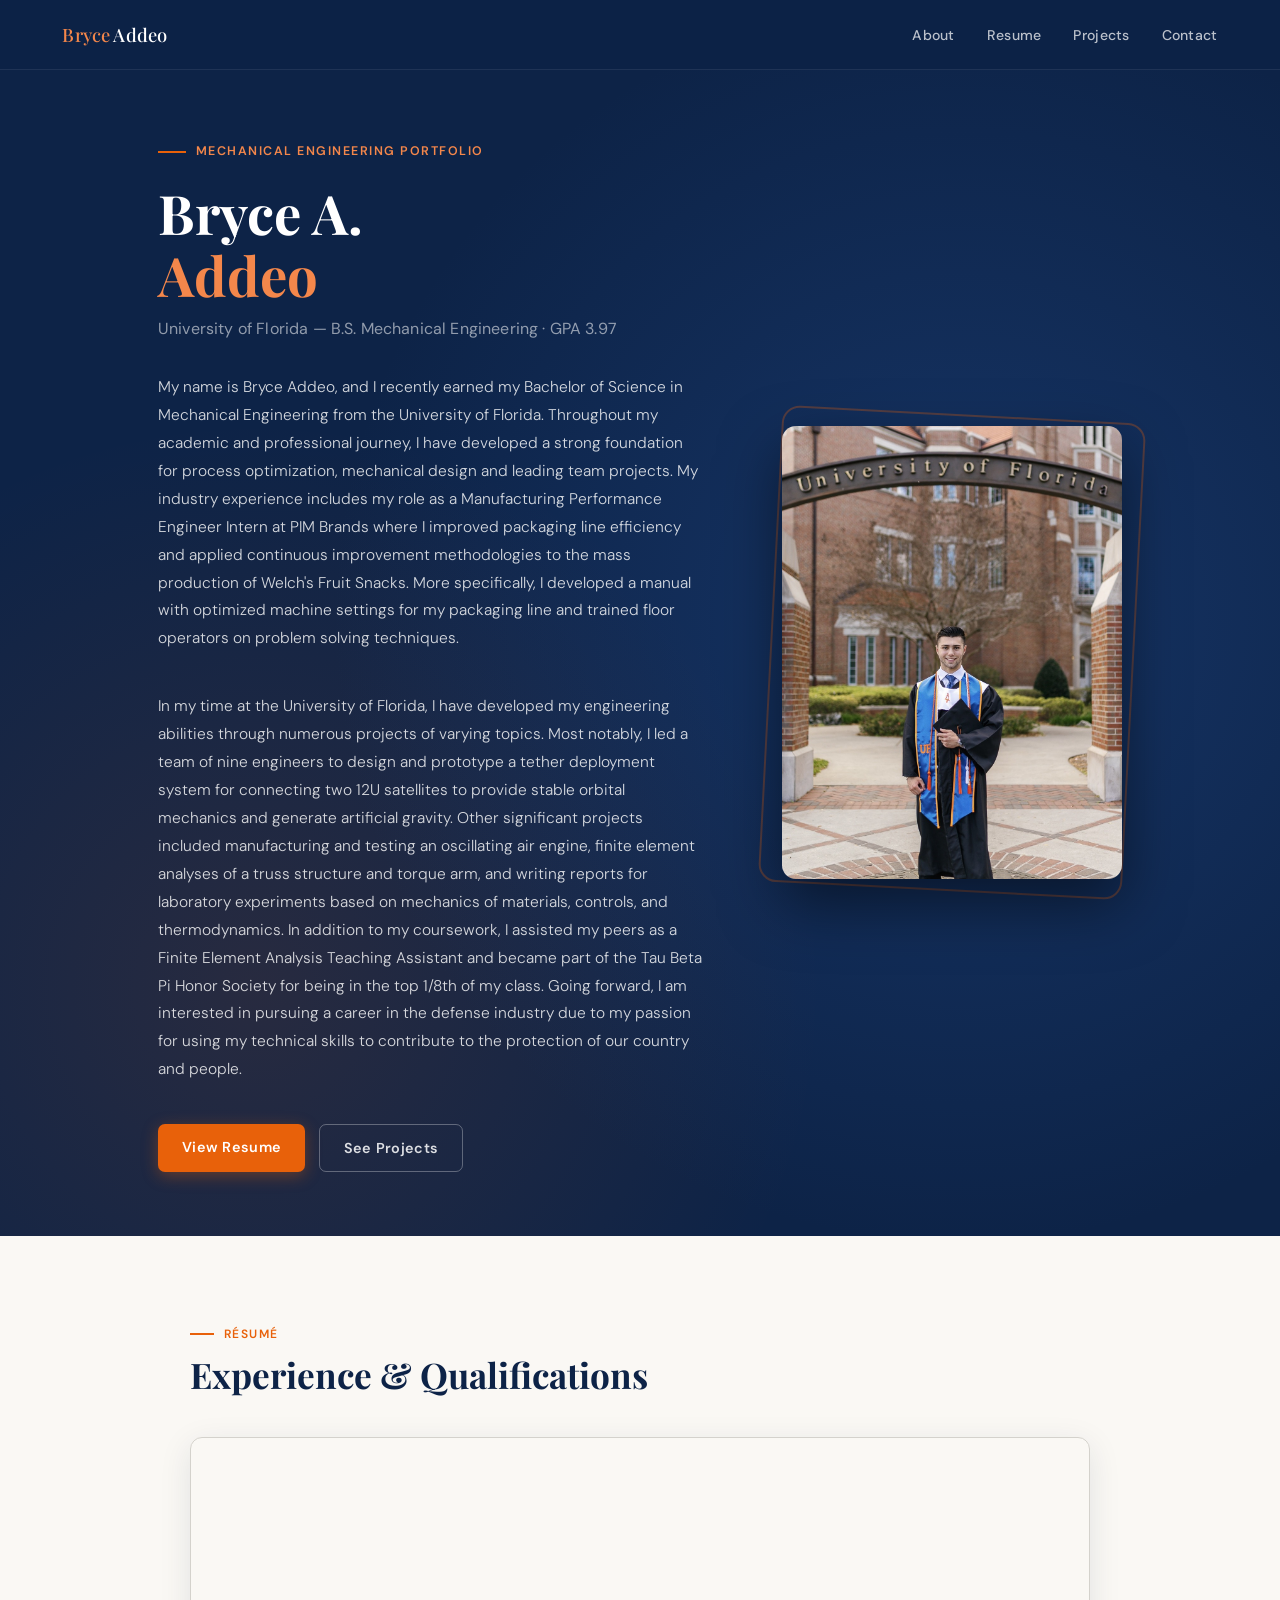
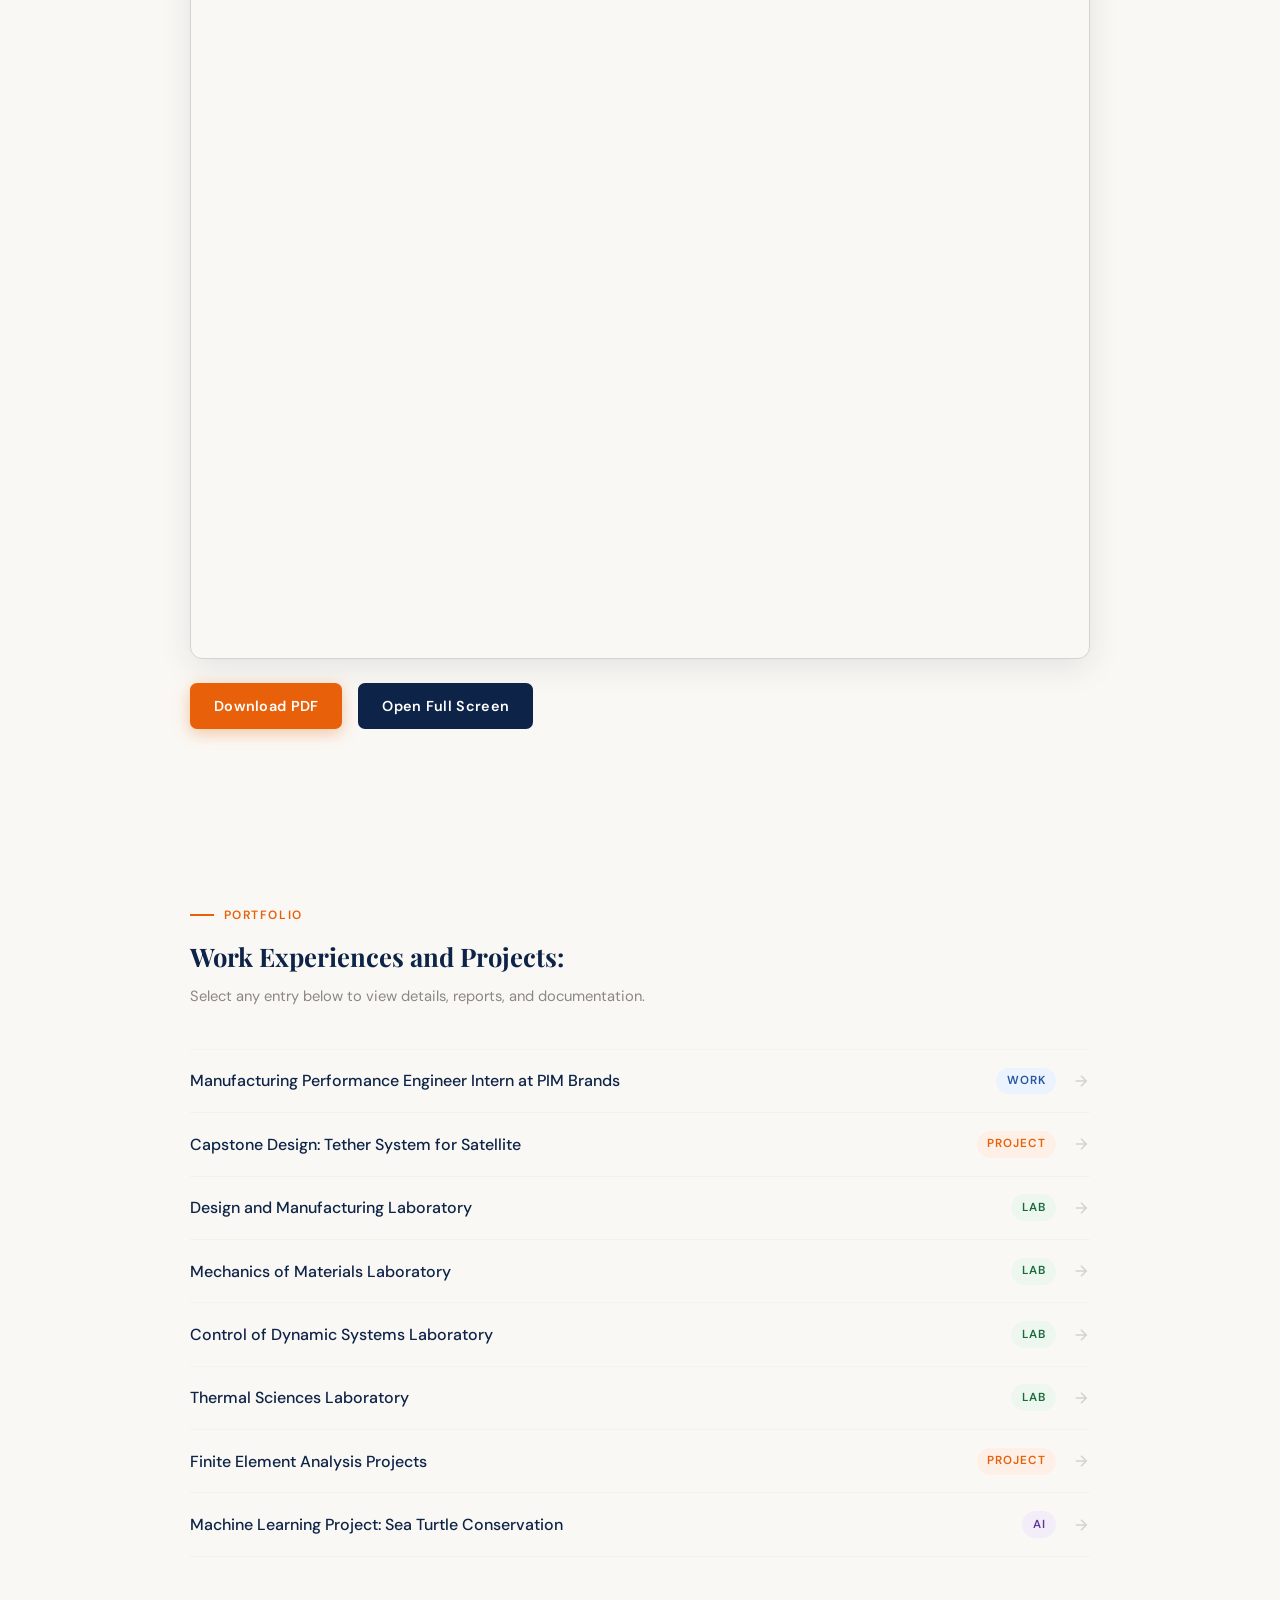
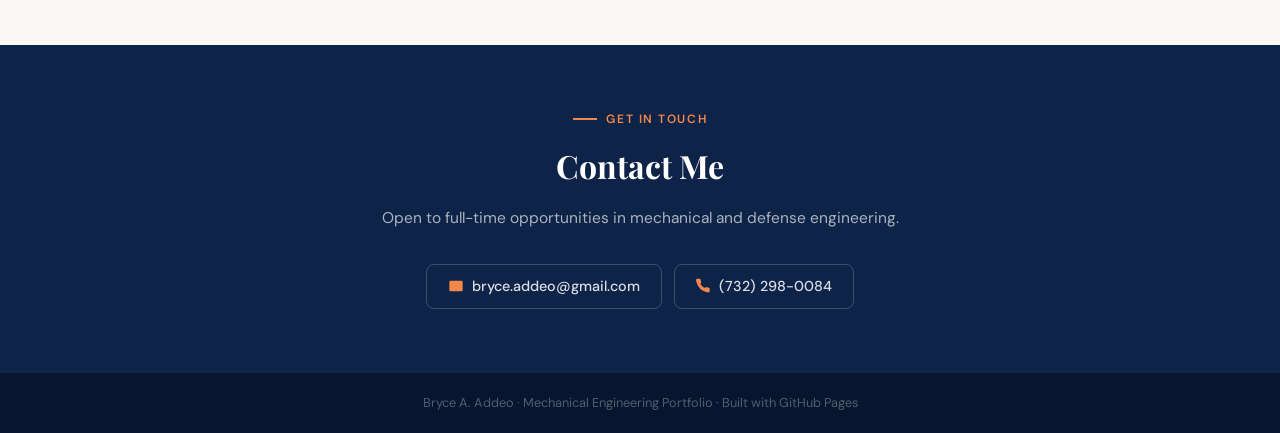
<file: index.html>
<!DOCTYPE html>
<html lang="en">
<head>
  <meta charset="UTF-8" />
  <meta name="viewport" content="width=device-width, initial-scale=1.0" />
  <title>Bryce Addeo — Mechanical Engineering Portfolio</title>
  <link rel="stylesheet" href="css/style.css" />
</head>
<body>

<!-- ── Navigation ── -->
<nav>
  <a href="index.html" class="nav-brand"><em>Bryce</em> Addeo</a>
  <ul>
    <li><a href="#hero">About</a></li>
    <li><a href="#resume">Resume</a></li>
    <li><a href="#projects">Projects</a></li>
    <li><a href="#contact">Contact</a></li>
  </ul>
</nav>

<!-- ── Hero ── -->
<section id="hero">
  <div class="hero-inner">

    <div class="hero-text">
      <div class="hero-eyebrow">Mechanical Engineering Portfolio</div>
      <h1>Bryce A.<br><span class="last">Addeo</span></h1>
      <p class="hero-degree">University of Florida &mdash; B.S. Mechanical Engineering &middot; GPA 3.97</p>
<p class="hero-bio">
  My name is Bryce Addeo, and I recently earned my Bachelor of Science in Mechanical Engineering from the University of Florida. Throughout my academic and professional journey, I have developed a strong foundation for process optimization, mechanical design and leading team projects. My industry experience includes my role as a Manufacturing Performance Engineer Intern at PIM Brands where I improved packaging line efficiency and applied continuous improvement methodologies to the mass production of Welch's Fruit Snacks. More specifically, I developed a manual with optimized machine settings for my packaging line and trained floor operators on problem solving techniques.
</p>
<p class="hero-bio">
  In my time at the University of Florida, I have developed my engineering abilities through numerous projects of varying topics. Most notably, I led a team of nine engineers to design and prototype a tether deployment system for connecting two 12U satellites to provide stable orbital mechanics and generate artificial gravity. Other significant projects included manufacturing and testing an oscillating air engine, finite element analyses of a truss structure and torque arm, and writing reports for laboratory experiments based on mechanics of materials, controls, and thermodynamics. In addition to my coursework, I assisted my peers as a Finite Element Analysis Teaching Assistant and became part of the Tau Beta Pi Honor Society for being in the top 1/8th of my class. Going forward, I am interested in pursuing a career in the defense industry due to my passion for using my technical skills to contribute to the protection of our country and people.
</p>
      <div class="hero-actions">
        <a href="#resume" class="btn btn-orange">View Resume</a>
        <a href="#projects" class="btn btn-ghost">See Projects</a>
      </div>
    </div>

    <div class="hero-photo-wrap">
      <img
        src="images/bryce_photo.jpg"
        alt="Bryce Addeo at University of Florida graduation"
        class="hero-photo"
      />
    </div>

  </div>
</section>

<!-- ── Resume ── -->
<section id="resume" class="section-wrap">
  <div class="section-inner">
    <div class="section-eyebrow">Résumé</div>
    <h2 class="section-title">Experience &amp; Qualifications</h2>

    <div class="resume-embed">
      <iframe
        src="pdfs/Bryce_Addeo_Resume_May_2026.pdf"
        title="Bryce Addeo Resume"
      >
        <p>PDF preview not available in your browser.
          <a href="pdfs/Bryce_Addeo_Resume_May_2026.pdf">Download the resume here.</a>
        </p>
      </iframe>
    </div>

    <div class="resume-actions">
      <a href="pdfs/Bryce_Addeo_Resume_May_2026.pdf" download="Bryce_Addeo_Resume.pdf" class="btn btn-orange">Download PDF</a>
      <a href="pdfs/Bryce_Addeo_Resume_May_2026.pdf" target="_blank" class="btn btn-navy">Open Full Screen</a>
    </div>
  </div>
</section>

<!-- ── Projects & Work ── -->
<section id="projects" class="section-wrap" style="background: var(--cream);">
  <div class="section-inner">
    <div class="section-eyebrow">Portfolio</div>
    <p class="projects-title">Work Experiences and Projects:</p>
    <p class="projects-subtitle">Select any entry below to view details, reports, and documentation.</p>

    <ul class="links-list">

      <li class="link-item">
        <a href="projects/pim-brands.html">
          <span class="link-label">Manufacturing Performance Engineer Intern at PIM Brands</span>
          <span class="link-tag tag-work">Work</span>
          <svg class="link-arrow" viewBox="0 0 24 24" fill="none" stroke="currentColor" stroke-width="2"><path d="M5 12h14M12 5l7 7-7 7"/></svg>
        </a>
      </li>

      <li class="link-item">
        <a href="projects/capstone.html">
          <span class="link-label">Capstone Design: Tether System for Satellite</span>
          <span class="link-tag tag-project">Project</span>
          <svg class="link-arrow" viewBox="0 0 24 24" fill="none" stroke="currentColor" stroke-width="2"><path d="M5 12h14M12 5l7 7-7 7"/></svg>
        </a>
      </li>

      <li class="link-item">
        <a href="projects/design-manufacturing-lab.html">
          <span class="link-label">Design and Manufacturing Laboratory</span>
          <span class="link-tag tag-lab">Lab</span>
          <svg class="link-arrow" viewBox="0 0 24 24" fill="none" stroke="currentColor" stroke-width="2"><path d="M5 12h14M12 5l7 7-7 7"/></svg>
        </a>
      </li>

      <li class="link-item">
        <a href="projects/mechanics-of-materials-lab.html">
          <span class="link-label">Mechanics of Materials Laboratory</span>
          <span class="link-tag tag-lab">Lab</span>
          <svg class="link-arrow" viewBox="0 0 24 24" fill="none" stroke="currentColor" stroke-width="2"><path d="M5 12h14M12 5l7 7-7 7"/></svg>
        </a>
      </li>

      <li class="link-item">
        <a href="projects/controls-lab.html">
          <span class="link-label">Control of Dynamic Systems Laboratory</span>
          <span class="link-tag tag-lab">Lab</span>
          <svg class="link-arrow" viewBox="0 0 24 24" fill="none" stroke="currentColor" stroke-width="2"><path d="M5 12h14M12 5l7 7-7 7"/></svg>
        </a>
      </li>

      <li class="link-item">
        <a href="projects/thermal-sciences-lab.html">
          <span class="link-label">Thermal Sciences Laboratory</span>
          <span class="link-tag tag-lab">Lab</span>
          <svg class="link-arrow" viewBox="0 0 24 24" fill="none" stroke="currentColor" stroke-width="2"><path d="M5 12h14M12 5l7 7-7 7"/></svg>
        </a>
      </li>

      <li class="link-item">
        <a href="projects/fea-projects.html">
          <span class="link-label">Finite Element Analysis Projects</span>
          <span class="link-tag tag-project">Project</span>
          <svg class="link-arrow" viewBox="0 0 24 24" fill="none" stroke="currentColor" stroke-width="2"><path d="M5 12h14M12 5l7 7-7 7"/></svg>
        </a>
      </li>

      <li class="link-item">
        <a href="projects/sea-turtle-ml.html">
          <span class="link-label">Machine Learning Project: Sea Turtle Conservation</span>
          <span class="link-tag tag-computing">AI</span>
          <svg class="link-arrow" viewBox="0 0 24 24" fill="none" stroke="currentColor" stroke-width="2"><path d="M5 12h14M12 5l7 7-7 7"/></svg>
        </a>
      </li>

    </ul>
  </div>
</section>

<!-- ── Contact ── -->
<section id="contact">
  <div class="section-eyebrow">Get In Touch</div>
  <h2>Contact Me</h2>
  <p>Open to full-time opportunities in mechanical and defense engineering.</p>
  <div class="contact-links">
    <a href="mailto:bryce.addeo@gmail.com" class="contact-link">
      <svg viewBox="0 0 24 24"><path d="M4 4h16c1.1 0 2 .9 2 2v12c0 1.1-.9 2-2 2H4c-1.1 0-2-.9-2-2V6c0-1.1.9-2 2-2z"/><polyline points="22,6 12,13 2,6"/></svg>
      bryce.addeo@gmail.com
    </a>
    <a href="tel:7322980084" class="contact-link">
      <svg viewBox="0 0 24 24"><path d="M22 16.92v3a2 2 0 0 1-2.18 2 19.79 19.79 0 0 1-8.63-3.07A19.5 19.5 0 0 1 4.69 12 19.79 19.79 0 0 1 1.61 3.38 2 2 0 0 1 3.59 1.18h3a2 2 0 0 1 2 1.72c.127.96.361 1.903.7 2.81a2 2 0 0 1-.45 2.11L7.91 8.77a16 16 0 0 0 6.29 6.29l.91-.91a2 2 0 0 1 2.11-.45c.907.339 1.85.573 2.81.7A2 2 0 0 1 22 16.92z"/></svg>
      (732) 298-0084
    </a>
  </div>
</section>

<footer>
  <p>Bryce A. Addeo &middot; Mechanical Engineering Portfolio &middot; Built with GitHub Pages</p>
</footer>

</body>
</html>
</file>
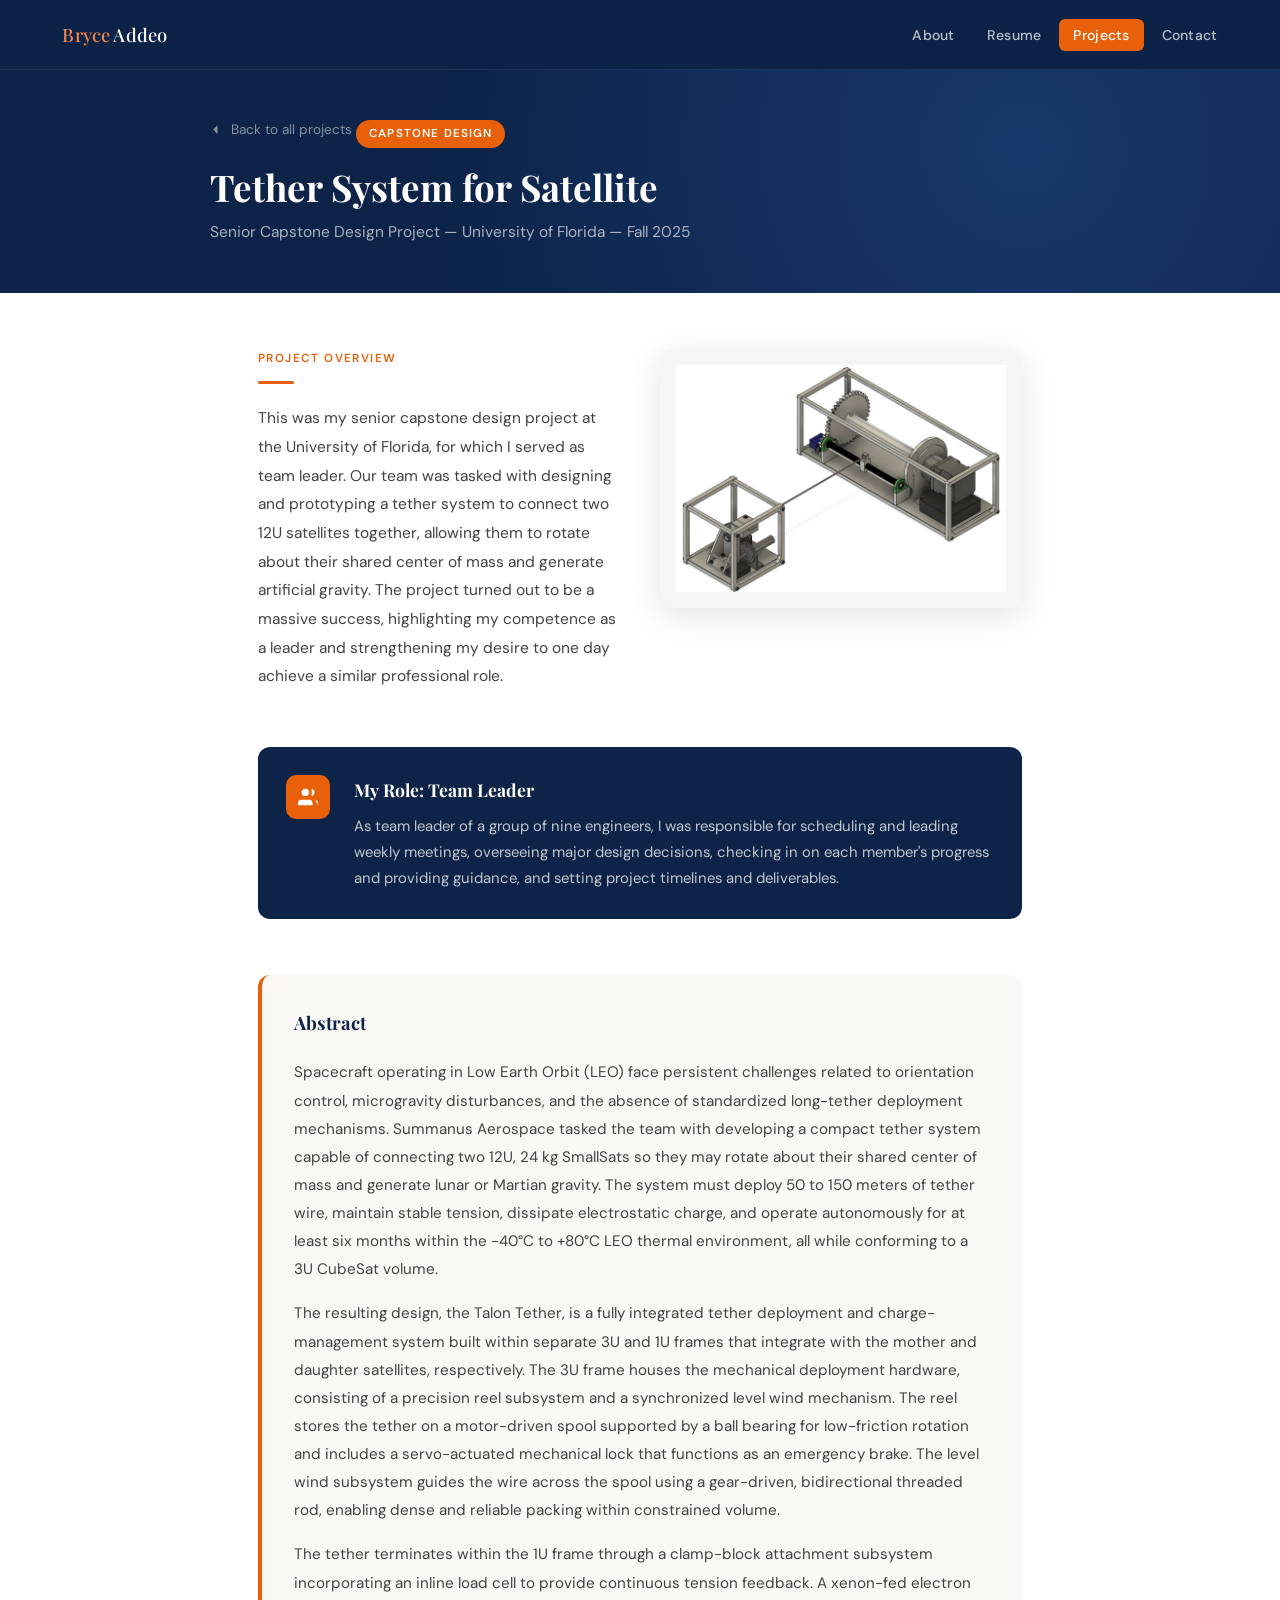
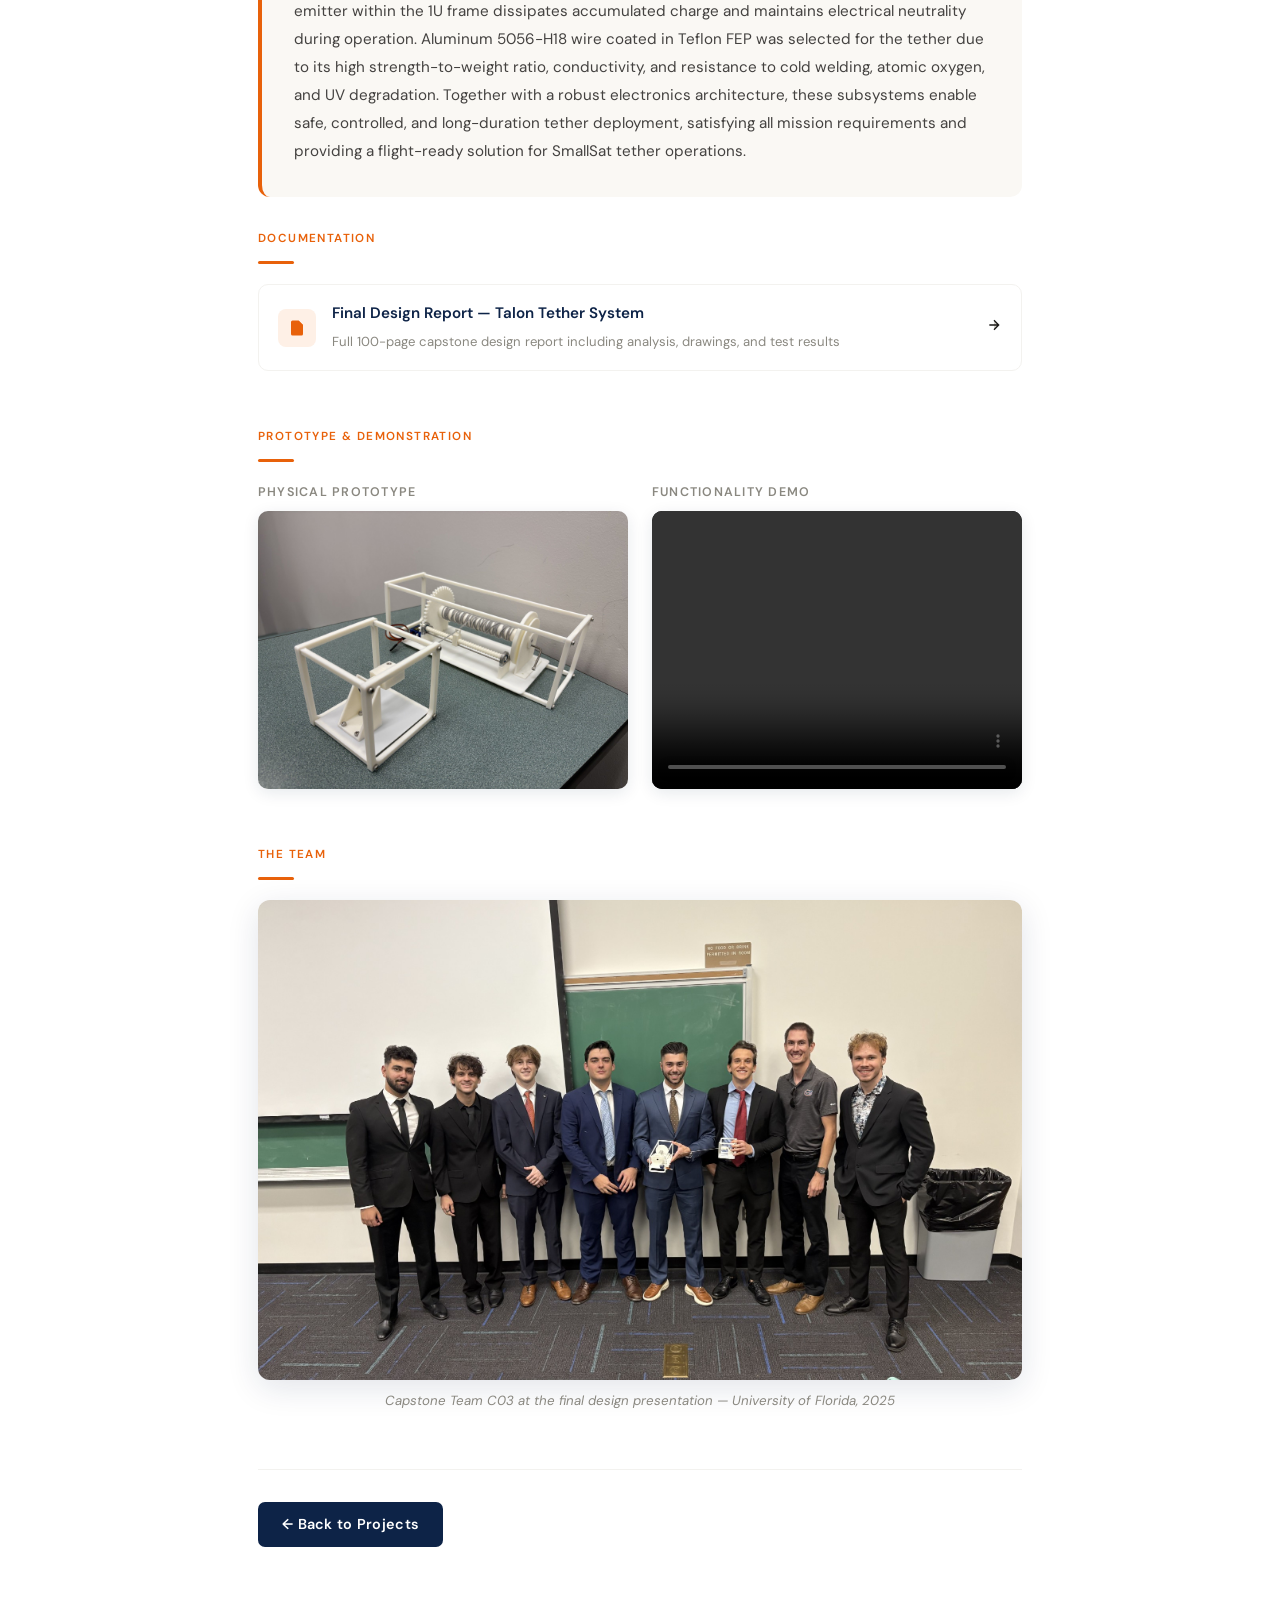
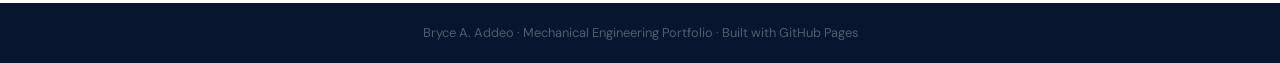
<file: projects/capstone.html>
<!DOCTYPE html>
<html lang="en">
<head>
  <meta charset="UTF-8" />
  <meta name="viewport" content="width=device-width, initial-scale=1.0" />
  <title>Capstone: Tether System for Satellite — Bryce Addeo Portfolio</title>
  <link rel="stylesheet" href="../css/style.css" />
  <style>

    .intro-grid {
      display: grid;
      grid-template-columns: 1fr 1fr;
      gap: 2.5rem;
      align-items: start;
      margin-bottom: 3.5rem;
    }

    .intro-text p {
      color: var(--gray-700);
      font-size: 0.97rem;
      line-height: 1.85;
    }

    .intro-img {
      border-radius: 12px;
      overflow: hidden;
      box-shadow: 0 8px 32px rgba(13,35,71,0.12);
      background: #f5f5f5;
    }

    .intro-img img {
      width: 100%;
      display: block;
      object-fit: contain;
      padding: 1rem;
    }

    .role-box {
      background: var(--navy);
      border-radius: 12px;
      padding: 1.75rem;
      margin-bottom: 3.5rem;
      display: flex;
      gap: 1.5rem;
      align-items: flex-start;
    }

    .role-icon {
      width: 44px;
      height: 44px;
      border-radius: 10px;
      background: var(--orange);
      display: flex;
      align-items: center;
      justify-content: center;
      flex-shrink: 0;
    }

    .role-icon svg { width: 22px; height: 22px; fill: var(--white); }

    .role-box h3 {
      font-family: 'Playfair Display', serif;
      font-size: 1.1rem;
      color: var(--white);
      margin-bottom: 0.5rem;
    }

    .role-box p {
      font-size: 0.93rem;
      color: rgba(255,255,255,0.75);
      line-height: 1.75;
    }

    .abstract-box {
      background: var(--cream);
      border-radius: 12px;
      padding: 2rem;
      margin-bottom: 2rem;
      border-left: 4px solid var(--orange);
    }

    .abstract-box h3 {
      font-family: 'Playfair Display', serif;
      font-size: 1.15rem;
      color: var(--navy);
      margin-bottom: 1.25rem;
    }

    .abstract-box p {
      font-size: 0.95rem;
      color: var(--gray-700);
      line-height: 1.85;
      margin-bottom: 1rem;
    }

    .abstract-box p:last-child { margin-bottom: 0; }

    .media-grid {
      display: grid;
      grid-template-columns: 1fr 1fr;
      gap: 1.5rem;
      margin-bottom: 3.5rem;
    }

    .media-item { display: flex; flex-direction: column; gap: 0.5rem; }

    .media-label {
      font-size: 0.78rem;
      font-weight: 600;
      letter-spacing: 0.1em;
      text-transform: uppercase;
      color: var(--gray-500);
    }

    .media-item img {
      width: 100%;
      border-radius: 10px;
      display: block;
      object-fit: cover;
      aspect-ratio: 4/3;
      box-shadow: 0 4px 16px rgba(13,35,71,0.1);
    }

    .media-item video {
      width: 100%;
      border-radius: 10px;
      display: block;
      aspect-ratio: 4/3;
      object-fit: cover;
      box-shadow: 0 4px 16px rgba(13,35,71,0.1);
      background: #000;
    }

    .team-photo-wrap { margin-bottom: 3.5rem; }

    .team-photo-wrap img {
      width: 100%;
      border-radius: 12px;
      display: block;
      object-fit: cover;
      max-height: 480px;
      object-position: center 30%;
      box-shadow: 0 8px 32px rgba(13,35,71,0.12);
    }

    .photo-caption {
      font-size: 0.83rem;
      color: var(--gray-500);
      text-align: center;
      margin-top: 0.65rem;
      font-style: italic;
    }

    @media (max-width: 700px) {
      .intro-grid { grid-template-columns: 1fr; }
      .media-grid { grid-template-columns: 1fr; }
      .role-box { flex-direction: column; }
    }
  </style>
</head>
<body>

<nav>
  <a href="../index.html" class="nav-brand"><em>Bryce</em> Addeo</a>
  <ul>
    <li><a href="../index.html#hero">About</a></li>
    <li><a href="../index.html#resume">Resume</a></li>
    <li><a href="../index.html#projects" class="active">Projects</a></li>
    <li><a href="../index.html#contact">Contact</a></li>
  </ul>
</nav>

<div class="page-banner">
  <div class="page-banner-inner">
    <a href="../index.html#projects" class="back-link">
      <svg viewBox="0 0 24 24"><path d="M19 12H5M12 19l-7-7 7-7"/></svg>
      Back to all projects
    </a>
    <div class="page-tag">Capstone Design</div>
    <h1>Tether System for Satellite</h1>
    <p>Senior Capstone Design Project &mdash; University of Florida &mdash; Fall 2025</p>
  </div>
</div>

<div class="page-content">

  <!-- Intro + CAD -->
  <div class="intro-grid">
    <div class="intro-text">
      <div class="content-label">Project Overview</div>
      <div class="divider"></div>
      <p>
        This was my senior capstone design project at the University of Florida, for which I served as
        team leader. Our team was tasked with designing and prototyping a tether system to connect two
        12U satellites together, allowing them to rotate about their shared center of mass and generate
        artificial gravity. The project turned out to be a massive success, highlighting my competence
        as a leader and strengthening my desire to one day achieve a similar professional role.
      </p>
    </div>
    <div class="intro-img">
      <img src="../images/capstone_cad.png" alt="SolidWorks CAD model of the Talon Tether deployment system" />
    </div>
  </div>

  <!-- My Role -->
  <div class="role-box">
    <div class="role-icon">
      <svg viewBox="0 0 24 24"><path d="M17 21v-2a4 4 0 0 0-4-4H5a4 4 0 0 0-4 4v2"/><circle cx="9" cy="7" r="4"/><path d="M23 21v-2a4 4 0 0 0-3-3.87"/><path d="M16 3.13a4 4 0 0 1 0 7.75"/></svg>
    </div>
    <div>
      <h3>My Role: Team Leader</h3>
      <p>
        As team leader of a group of nine engineers, I was responsible for scheduling and leading weekly
        meetings, overseeing major design decisions, checking in on each member's progress and providing
        guidance, and setting project timelines and deliverables.
      </p>
    </div>
  </div>

  <!-- Abstract -->
  <div class="abstract-box">
    <h3>Abstract</h3>
    <p>
      Spacecraft operating in Low Earth Orbit (LEO) face persistent challenges related to orientation
      control, microgravity disturbances, and the absence of standardized long-tether deployment
      mechanisms. Summanus Aerospace tasked the team with developing a compact tether system capable of
      connecting two 12U, 24 kg SmallSats so they may rotate about their shared center of mass and
      generate lunar or Martian gravity. The system must deploy 50 to 150 meters of tether wire, maintain
      stable tension, dissipate electrostatic charge, and operate autonomously for at least six months
      within the &minus;40&deg;C to +80&deg;C LEO thermal environment, all while conforming to a 3U
      CubeSat volume.
    </p>
    <p>
      The resulting design, the Talon Tether, is a fully integrated tether deployment and
      charge-management system built within separate 3U and 1U frames that integrate with the mother and
      daughter satellites, respectively. The 3U frame houses the mechanical deployment hardware,
      consisting of a precision reel subsystem and a synchronized level wind mechanism. The reel stores
      the tether on a motor-driven spool supported by a ball bearing for low-friction rotation and
      includes a servo-actuated mechanical lock that functions as an emergency brake. The level wind
      subsystem guides the wire across the spool using a gear-driven, bidirectional threaded rod, enabling
      dense and reliable packing within constrained volume.
    </p>
    <p>
      The tether terminates within the 1U frame through a clamp-block attachment subsystem incorporating
      an inline load cell to provide continuous tension feedback. A xenon-fed electron emitter within the
      1U frame dissipates accumulated charge and maintains electrical neutrality during operation.
      Aluminum 5056-H18 wire coated in Teflon FEP was selected for the tether due to its high
      strength-to-weight ratio, conductivity, and resistance to cold welding, atomic oxygen, and UV
      degradation. Together with a robust electronics architecture, these subsystems enable safe,
      controlled, and long-duration tether deployment, satisfying all mission requirements and providing
      a flight-ready solution for SmallSat tether operations.
    </p>
  </div>

  <!-- Design Report Link -->
  <div class="content-label">Documentation</div>
  <div class="divider"></div>
  <ul class="doc-list" style="margin-bottom: 3.5rem;">
    <li>
      <a href="../pdfs/Team_C03_Talon_Tether_Final_Report_EML4501.pdf" target="_blank" class="doc-link">
        <div class="doc-icon">
          <svg viewBox="0 0 24 24"><path d="M14 2H6a2 2 0 0 0-2 2v16a2 2 0 0 0 2 2h12a2 2 0 0 0 2-2V8z"/><polyline points="14 2 14 8 20 8"/></svg>
        </div>
        <div class="doc-info">
          <strong>Final Design Report — Talon Tether System</strong>
          <span>Full 100-page capstone design report including analysis, drawings, and test results</span>
        </div>
        <div class="doc-arrow">
          <svg viewBox="0 0 24 24" fill="none" stroke="currentColor" stroke-width="2"><path d="M5 12h14M12 5l7 7-7 7"/></svg>
        </div>
      </a>
    </li>
  </ul>

  <!-- Prototype + Video -->
  <div class="content-label">Prototype &amp; Demonstration</div>
  <div class="divider"></div>
  <div class="media-grid">
    <div class="media-item">
      <span class="media-label">Physical Prototype</span>
      <img src="../images/capstone_prototype.png" alt="3D printed prototype of the Talon Tether system" />
    </div>
    <div class="media-item">
      <span class="media-label">Functionality Demo</span>
      <video controls playsinline>
        <source src="../images/capstone_video.mov" type="video/mp4" />
        Your browser does not support the video tag.
      </video>
    </div>
  </div>

  <!-- Team Photo -->
  <div class="content-label">The Team</div>
  <div class="divider"></div>
  <div class="team-photo-wrap">
    <img src="../images/capstone_team.jpg" alt="Capstone Team C03 at final presentation" />
    <p class="photo-caption">Capstone Team C03 at the final design presentation &mdash; University of Florida, 2025</p>
  </div>

  <div class="page-nav">
    <a href="../index.html#projects" class="btn btn-navy">&larr; Back to Projects</a>
  </div>

</div>

<footer>
  <p>Bryce A. Addeo &middot; Mechanical Engineering Portfolio &middot; Built with GitHub Pages</p>
</footer>

</body>
</html>
</file>
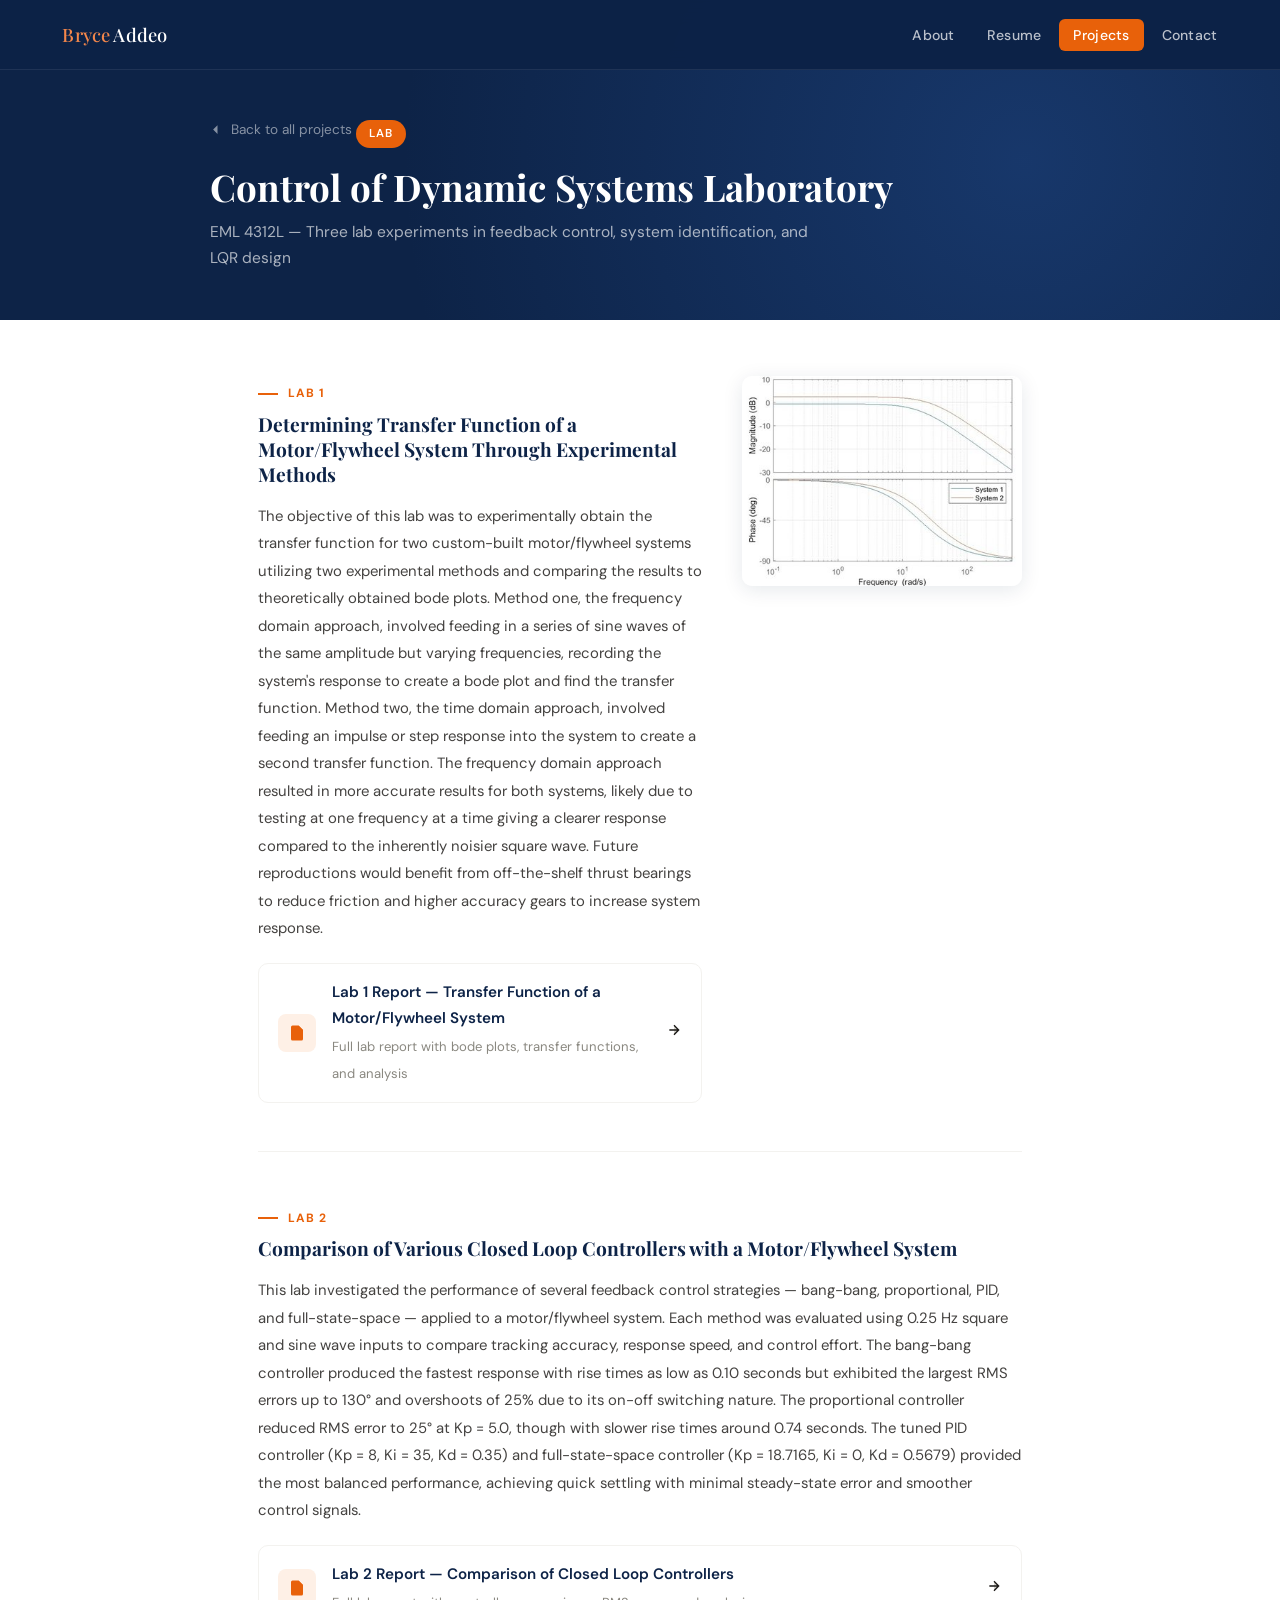
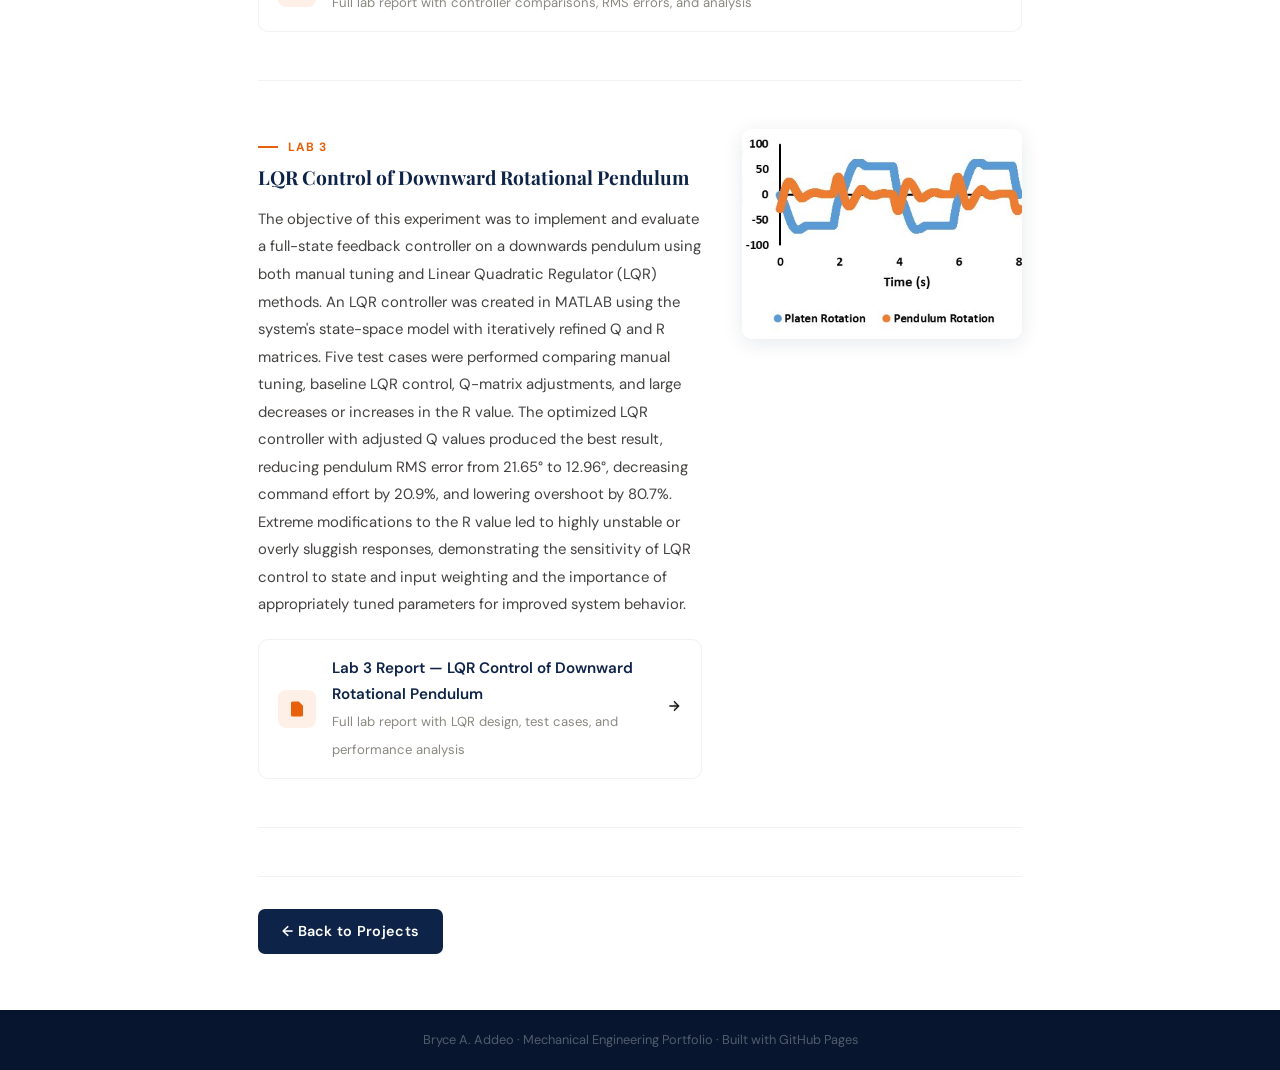
<file: projects/controls-lab.html>
<!DOCTYPE html>
<html lang="en">
<head>
  <meta charset="UTF-8" />
  <meta name="viewport" content="width=device-width, initial-scale=1.0" />
  <title>Control of Dynamic Systems Laboratory — Bryce Addeo Portfolio</title>
  <link rel="stylesheet" href="../css/style.css" />
  <style>

    .lab-entry {
      display: grid;
      grid-template-columns: 1fr 280px;
      gap: 2.5rem;
      align-items: start;
      margin-bottom: 3rem;
      padding-bottom: 3rem;
      border-bottom: 1px solid var(--gray-100);
    }

    .lab-entry.no-image {
      grid-template-columns: 1fr;
    }

    .lab-entry:last-of-type {
      border-bottom: none;
    }

    .lab-number {
      display: inline-flex;
      align-items: center;
      gap: 0.6rem;
      font-size: 0.75rem;
      font-weight: 700;
      letter-spacing: 0.1em;
      text-transform: uppercase;
      color: var(--orange);
      margin-bottom: 0.5rem;
    }

    .lab-number::before {
      content: '';
      display: block;
      width: 20px;
      height: 2px;
      background: var(--orange);
    }

    .lab-title {
      font-family: 'Playfair Display', serif;
      font-size: 1.2rem;
      color: var(--navy);
      font-weight: 700;
      margin-bottom: 1rem;
      line-height: 1.3;
    }

    .lab-abstract {
      font-size: 0.93rem;
      color: var(--gray-700);
      line-height: 1.85;
      margin-bottom: 1.25rem;
    }

    .lab-photo {
      border-radius: 10px;
      overflow: hidden;
      box-shadow: 0 4px 20px rgba(13,35,71,0.1);
    }

    .lab-photo img {
      width: 100%;
      display: block;
      object-fit: cover;
      aspect-ratio: 4/3;
    }

    @media (max-width: 700px) {
      .lab-entry {
        grid-template-columns: 1fr;
      }
      .lab-photo {
        order: -1;
      }
    }
  </style>
</head>
<body>

<nav>
  <a href="../index.html" class="nav-brand"><em>Bryce</em> Addeo</a>
  <ul>
    <li><a href="../index.html#hero">About</a></li>
    <li><a href="../index.html#resume">Resume</a></li>
    <li><a href="../index.html#projects" class="active">Projects</a></li>
    <li><a href="../index.html#contact">Contact</a></li>
  </ul>
</nav>

<div class="page-banner">
  <div class="page-banner-inner">
    <a href="../index.html#projects" class="back-link">
      <svg viewBox="0 0 24 24"><path d="M19 12H5M12 19l-7-7 7-7"/></svg>
      Back to all projects
    </a>
    <div class="page-tag">Lab</div>
    <h1>Control of Dynamic Systems Laboratory</h1>
    <p>EML 4312L &mdash; Three lab experiments in feedback control, system identification, and LQR design</p>
  </div>
</div>

<div class="page-content">

  <!-- Lab 1 -->
  <div class="lab-entry">
    <div class="lab-text">
      <div class="lab-number">Lab 1</div>
      <div class="lab-title">Determining Transfer Function of a Motor/Flywheel System Through Experimental Methods</div>
      <p class="lab-abstract">
        The objective of this lab was to experimentally obtain the transfer function for two custom-built
        motor/flywheel systems utilizing two experimental methods and comparing the results to theoretically
        obtained bode plots. Method one, the frequency domain approach, involved feeding in a series of sine
        waves of the same amplitude but varying frequencies, recording the system's response to create a bode
        plot and find the transfer function. Method two, the time domain approach, involved feeding an impulse
        or step response into the system to create a second transfer function. The frequency domain approach
        resulted in more accurate results for both systems, likely due to testing at one frequency at a time
        giving a clearer response compared to the inherently noisier square wave. Future reproductions would
        benefit from off-the-shelf thrust bearings to reduce friction and higher accuracy gears to increase
        system response.
      </p>
      <a href="../pdfs/Team41_Controls_Lab1.pdf" target="_blank" class="doc-link">
        <div class="doc-icon">
          <svg viewBox="0 0 24 24"><path d="M14 2H6a2 2 0 0 0-2 2v16a2 2 0 0 0 2 2h12a2 2 0 0 0 2-2V8z"/><polyline points="14 2 14 8 20 8"/></svg>
        </div>
        <div class="doc-info">
          <strong>Lab 1 Report — Transfer Function of a Motor/Flywheel System</strong>
          <span>Full lab report with bode plots, transfer functions, and analysis</span>
        </div>
        <div class="doc-arrow">
          <svg viewBox="0 0 24 24" fill="none" stroke="currentColor" stroke-width="2"><path d="M5 12h14M12 5l7 7-7 7"/></svg>
        </div>
      </a>
    </div>
    <div class="lab-photo">
      <img src="../images/controls_lab1.png" alt="Bode plot comparing System 1 and System 2 frequency responses" />
    </div>
  </div>

  <!-- Lab 2 -->
  <div class="lab-entry no-image">
    <div class="lab-text">
      <div class="lab-number">Lab 2</div>
      <div class="lab-title">Comparison of Various Closed Loop Controllers with a Motor/Flywheel System</div>
      <p class="lab-abstract">
        This lab investigated the performance of several feedback control strategies — bang-bang,
        proportional, PID, and full-state-space — applied to a motor/flywheel system. Each method was
        evaluated using 0.25 Hz square and sine wave inputs to compare tracking accuracy, response speed,
        and control effort. The bang-bang controller produced the fastest response with rise times as low
        as 0.10 seconds but exhibited the largest RMS errors up to 130° and overshoots of 25% due to its
        on-off switching nature. The proportional controller reduced RMS error to 25° at Kp = 5.0, though
        with slower rise times around 0.74 seconds. The tuned PID controller (Kp = 8, Ki = 35, Kd = 0.35)
        and full-state-space controller (Kp = 18.7165, Ki = 0, Kd = 0.5679) provided the most balanced
        performance, achieving quick settling with minimal steady-state error and smoother control signals.
      </p>
      <a href="../pdfs/Team41_Controls_Lab2.pdf" target="_blank" class="doc-link">
        <div class="doc-icon">
          <svg viewBox="0 0 24 24"><path d="M14 2H6a2 2 0 0 0-2 2v16a2 2 0 0 0 2 2h12a2 2 0 0 0 2-2V8z"/><polyline points="14 2 14 8 20 8"/></svg>
        </div>
        <div class="doc-info">
          <strong>Lab 2 Report — Comparison of Closed Loop Controllers</strong>
          <span>Full lab report with controller comparisons, RMS errors, and analysis</span>
        </div>
        <div class="doc-arrow">
          <svg viewBox="0 0 24 24" fill="none" stroke="currentColor" stroke-width="2"><path d="M5 12h14M12 5l7 7-7 7"/></svg>
        </div>
      </a>
    </div>
  </div>

  <!-- Lab 3 -->
  <div class="lab-entry">
    <div class="lab-text">
      <div class="lab-number">Lab 3</div>
      <div class="lab-title">LQR Control of Downward Rotational Pendulum</div>
      <p class="lab-abstract">
        The objective of this experiment was to implement and evaluate a full-state feedback controller on
        a downwards pendulum using both manual tuning and Linear Quadratic Regulator (LQR) methods. An LQR
        controller was created in MATLAB using the system's state-space model with iteratively refined Q and
        R matrices. Five test cases were performed comparing manual tuning, baseline LQR control, Q-matrix
        adjustments, and large decreases or increases in the R value. The optimized LQR controller with
        adjusted Q values produced the best result, reducing pendulum RMS error from 21.65° to 12.96°,
        decreasing command effort by 20.9%, and lowering overshoot by 80.7%. Extreme modifications to the
        R value led to highly unstable or overly sluggish responses, demonstrating the sensitivity of LQR
        control to state and input weighting and the importance of appropriately tuned parameters for
        improved system behavior.
      </p>
      <a href="../pdfs/Team41_Controls_Lab_FP.pdf" target="_blank" class="doc-link">
        <div class="doc-icon">
          <svg viewBox="0 0 24 24"><path d="M14 2H6a2 2 0 0 0-2 2v16a2 2 0 0 0 2 2h12a2 2 0 0 0 2-2V8z"/><polyline points="14 2 14 8 20 8"/></svg>
        </div>
        <div class="doc-info">
          <strong>Lab 3 Report — LQR Control of Downward Rotational Pendulum</strong>
          <span>Full lab report with LQR design, test cases, and performance analysis</span>
        </div>
        <div class="doc-arrow">
          <svg viewBox="0 0 24 24" fill="none" stroke="currentColor" stroke-width="2"><path d="M5 12h14M12 5l7 7-7 7"/></svg>
        </div>
      </a>
    </div>
    <div class="lab-photo">
      <img src="../images/controls_lab3.png" alt="Platen and pendulum rotation graph for LQR control experiment" />
    </div>
  </div>

  <div class="page-nav">
    <a href="../index.html#projects" class="btn btn-navy">&larr; Back to Projects</a>
  </div>

</div>

<footer>
  <p>Bryce A. Addeo &middot; Mechanical Engineering Portfolio &middot; Built with GitHub Pages</p>
</footer>

</body>
</html>
</file>
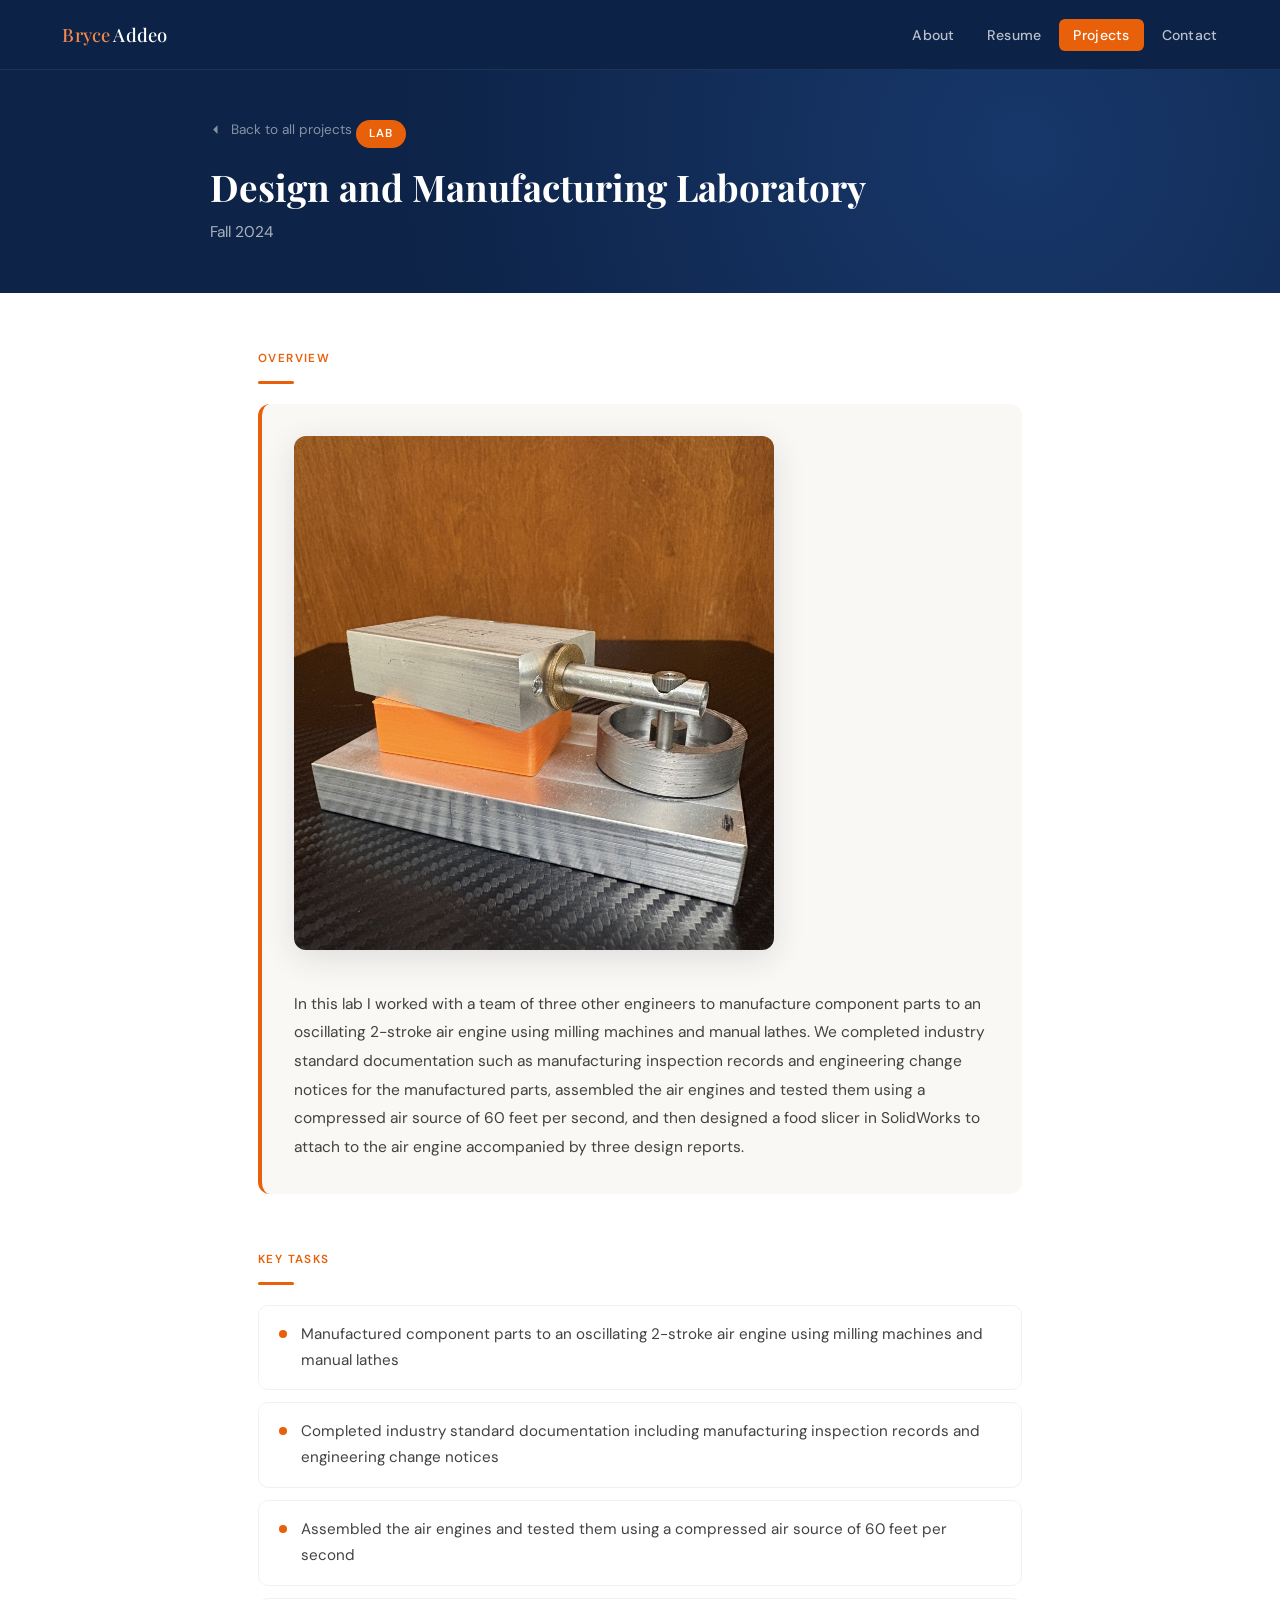
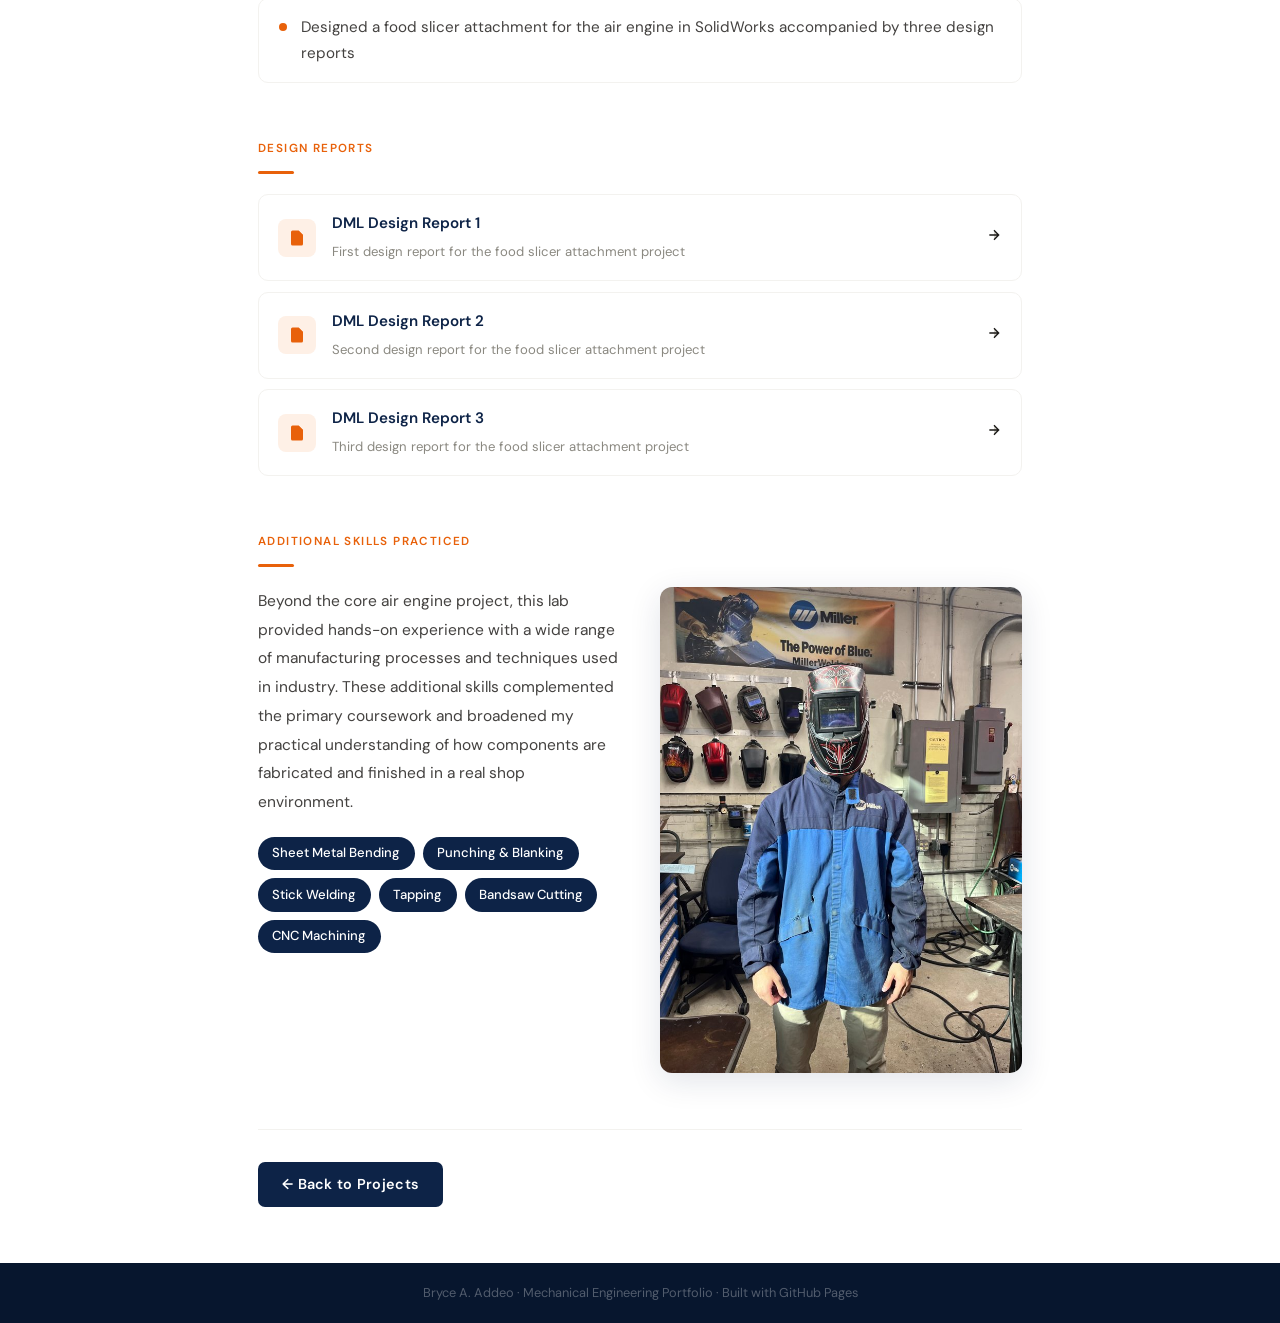
<file: projects/design-manufacturing-lab.html>
<!DOCTYPE html>
<html lang="en">
<head>
  <meta charset="UTF-8" />
  <meta name="viewport" content="width=device-width, initial-scale=1.0" />
  <title>Design and Manufacturing Laboratory — Bryce Addeo Portfolio</title>
  <link rel="stylesheet" href="../css/style.css" />
  <style>

    .overview-box {
      background: var(--cream);
      border-radius: 12px;
      padding: 2rem;
      margin-bottom: 3.5rem;
      border-left: 4px solid var(--orange);
    }

    .overview-box p {
      font-size: 0.97rem;
      color: var(--gray-700);
      line-height: 1.85;
    }

    .tasks-list {
      list-style: none;
      display: flex;
      flex-direction: column;
      gap: 0.75rem;
      margin-bottom: 3.5rem;
    }

    .tasks-list li {
      display: flex;
      align-items: flex-start;
      gap: 0.85rem;
      font-size: 0.95rem;
      color: var(--gray-700);
      line-height: 1.7;
      padding: 1rem 1.25rem;
      border: 1.5px solid var(--gray-100);
      border-radius: 10px;
      background: var(--white);
    }

    .tasks-list li::before {
      content: '';
      display: block;
      width: 8px;
      height: 8px;
      border-radius: 50%;
      background: var(--orange);
      flex-shrink: 0;
      margin-top: 0.5rem;
    }

    .skills-grid {
      display: grid;
      grid-template-columns: 1fr 1fr;
      gap: 2.5rem;
      align-items: start;
      margin-bottom: 3.5rem;
    }

    .skills-text {}

    .skills-text p {
      font-size: 0.97rem;
      color: var(--gray-700);
      line-height: 1.85;
      margin-bottom: 1.25rem;
    }

    .skills-tags {
      display: flex;
      flex-wrap: wrap;
      gap: 0.5rem;
    }

    .skill-tag {
      background: var(--navy);
      color: var(--white);
      font-size: 0.82rem;
      font-weight: 500;
      padding: 0.35rem 0.9rem;
      border-radius: 20px;
    }

    .skills-photo {
      border-radius: 12px;
      overflow: hidden;
      box-shadow: 0 8px 32px rgba(13,35,71,0.12);
    }

    .skills-photo img {
      width: 100%;
      display: block;
      object-fit: cover;
      object-position: center top;
    }

    @media (max-width: 700px) {
      .skills-grid { grid-template-columns: 1fr; }
    }
  </style>
</head>
<body>

<nav>
  <a href="../index.html" class="nav-brand"><em>Bryce</em> Addeo</a>
  <ul>
    <li><a href="../index.html#hero">About</a></li>
    <li><a href="../index.html#resume">Resume</a></li>
    <li><a href="../index.html#projects" class="active">Projects</a></li>
    <li><a href="../index.html#contact">Contact</a></li>
  </ul>
</nav>

<div class="page-banner">
  <div class="page-banner-inner">
    <a href="../index.html#projects" class="back-link">
      <svg viewBox="0 0 24 24"><path d="M19 12H5M12 19l-7-7 7-7"/></svg>
      Back to all projects
    </a>
    <div class="page-tag">Lab</div>
    <h1>Design and Manufacturing Laboratory</h1>
    <p>Fall 2024</p>
  </div>
</div>

<div class="page-content">

  <!-- Overview -->
  <div class="content-label">Overview</div>
  <div class="divider"></div>
  <div class="overview-box">
    <div style="margin-bottom: 2.5rem;">
    <img src="../images/dml_engine.png" alt="Manufactured oscillating 2-stroke air engine components" style="width:100%; max-width:480px; border-radius:12px; box-shadow: 0 8px 32px rgba(13,35,71,0.12); display:block;" />
  </div>
    <p>
      In this lab I worked with a team of three other engineers to manufacture component parts to an
      oscillating 2-stroke air engine using milling machines and manual lathes. We completed industry
      standard documentation such as manufacturing inspection records and engineering change notices for
      the manufactured parts, assembled the air engines and tested them using a compressed air source of
      60 feet per second, and then designed a food slicer in SolidWorks to attach to the air engine
      accompanied by three design reports.
    </p>
  </div>

  <!-- What We Did -->
  <div class="content-label">Key Tasks</div>
  <div class="divider"></div>
  <ul class="tasks-list" >
    <li>Manufactured component parts to an oscillating 2-stroke air engine using milling machines and manual lathes</li>
    <li>Completed industry standard documentation including manufacturing inspection records and engineering change notices</li>
    <li>Assembled the air engines and tested them using a compressed air source of 60 feet per second</li>
    <li>Designed a food slicer attachment for the air engine in SolidWorks accompanied by three design reports</li>
  </ul>

  <!-- Design Reports -->
  <div class="content-label">Design Reports</div>
  <div class="divider"></div>
  <ul class="doc-list" style="margin-bottom: 3.5rem;">
    <li>
      <a href="../pdfs/Addeob_Design_Report_1.pdf" target="_blank" class="doc-link">
        <div class="doc-icon">
          <svg viewBox="0 0 24 24"><path d="M14 2H6a2 2 0 0 0-2 2v16a2 2 0 0 0 2 2h12a2 2 0 0 0 2-2V8z"/><polyline points="14 2 14 8 20 8"/></svg>
        </div>
        <div class="doc-info">
          <strong>DML Design Report 1</strong>
          <span>First design report for the food slicer attachment project</span>
        </div>
        <div class="doc-arrow">
          <svg viewBox="0 0 24 24" fill="none" stroke="currentColor" stroke-width="2"><path d="M5 12h14M12 5l7 7-7 7"/></svg>
        </div>
      </a>
    </li>
    <li>
      <a href="../pdfs/Design_Report_2_Group4A.pdf" target="_blank" class="doc-link">
        <div class="doc-icon">
          <svg viewBox="0 0 24 24"><path d="M14 2H6a2 2 0 0 0-2 2v16a2 2 0 0 0 2 2h12a2 2 0 0 0 2-2V8z"/><polyline points="14 2 14 8 20 8"/></svg>
        </div>
        <div class="doc-info">
          <strong>DML Design Report 2</strong>
          <span>Second design report for the food slicer attachment project</span>
        </div>
        <div class="doc-arrow">
          <svg viewBox="0 0 24 24" fill="none" stroke="currentColor" stroke-width="2"><path d="M5 12h14M12 5l7 7-7 7"/></svg>
        </div>
      </a>
    </li>
    <li>
      <a href="../pdfs/Design_Report_3_Group_4A.pdf" target="_blank" class="doc-link">
        <div class="doc-icon">
          <svg viewBox="0 0 24 24"><path d="M14 2H6a2 2 0 0 0-2 2v16a2 2 0 0 0 2 2h12a2 2 0 0 0 2-2V8z"/><polyline points="14 2 14 8 20 8"/></svg>
        </div>
        <div class="doc-info">
          <strong>DML Design Report 3</strong>
          <span>Third design report for the food slicer attachment project</span>
        </div>
        <div class="doc-arrow">
          <svg viewBox="0 0 24 24" fill="none" stroke="currentColor" stroke-width="2"><path d="M5 12h14M12 5l7 7-7 7"/></svg>
        </div>
      </a>
    </li>
  </ul>

  <!-- Additional Skills -->
  <div class="content-label">Additional Skills Practiced</div>
  <div class="divider"></div>
  <div class="skills-grid">
    <div class="skills-text">
      <p>
        Beyond the core air engine project, this lab provided hands-on experience with a wide range of
        manufacturing processes and techniques used in industry. These additional skills complemented the
        primary coursework and broadened my practical understanding of how components are fabricated and
        finished in a real shop environment.
      </p>
      <div class="skills-tags">
        <span class="skill-tag">Sheet Metal Bending</span>
        <span class="skill-tag">Punching & Blanking</span>
        <span class="skill-tag">Stick Welding</span>
        <span class="skill-tag">Tapping</span>
        <span class="skill-tag">Bandsaw Cutting</span>
        <span class="skill-tag">CNC Machining</span>
      </div>
    </div>
    <div class="skills-photo">
      <img src="../images/dml_welding.png" alt="Bryce in welding gear in the manufacturing lab" />
    </div>
  </div>

  <div class="page-nav">
    <a href="../index.html#projects" class="btn btn-navy">&larr; Back to Projects</a>
  </div>

</div>

<footer>
  <p>Bryce A. Addeo &middot; Mechanical Engineering Portfolio &middot; Built with GitHub Pages</p>
</footer>

</body>
</html>
</file>
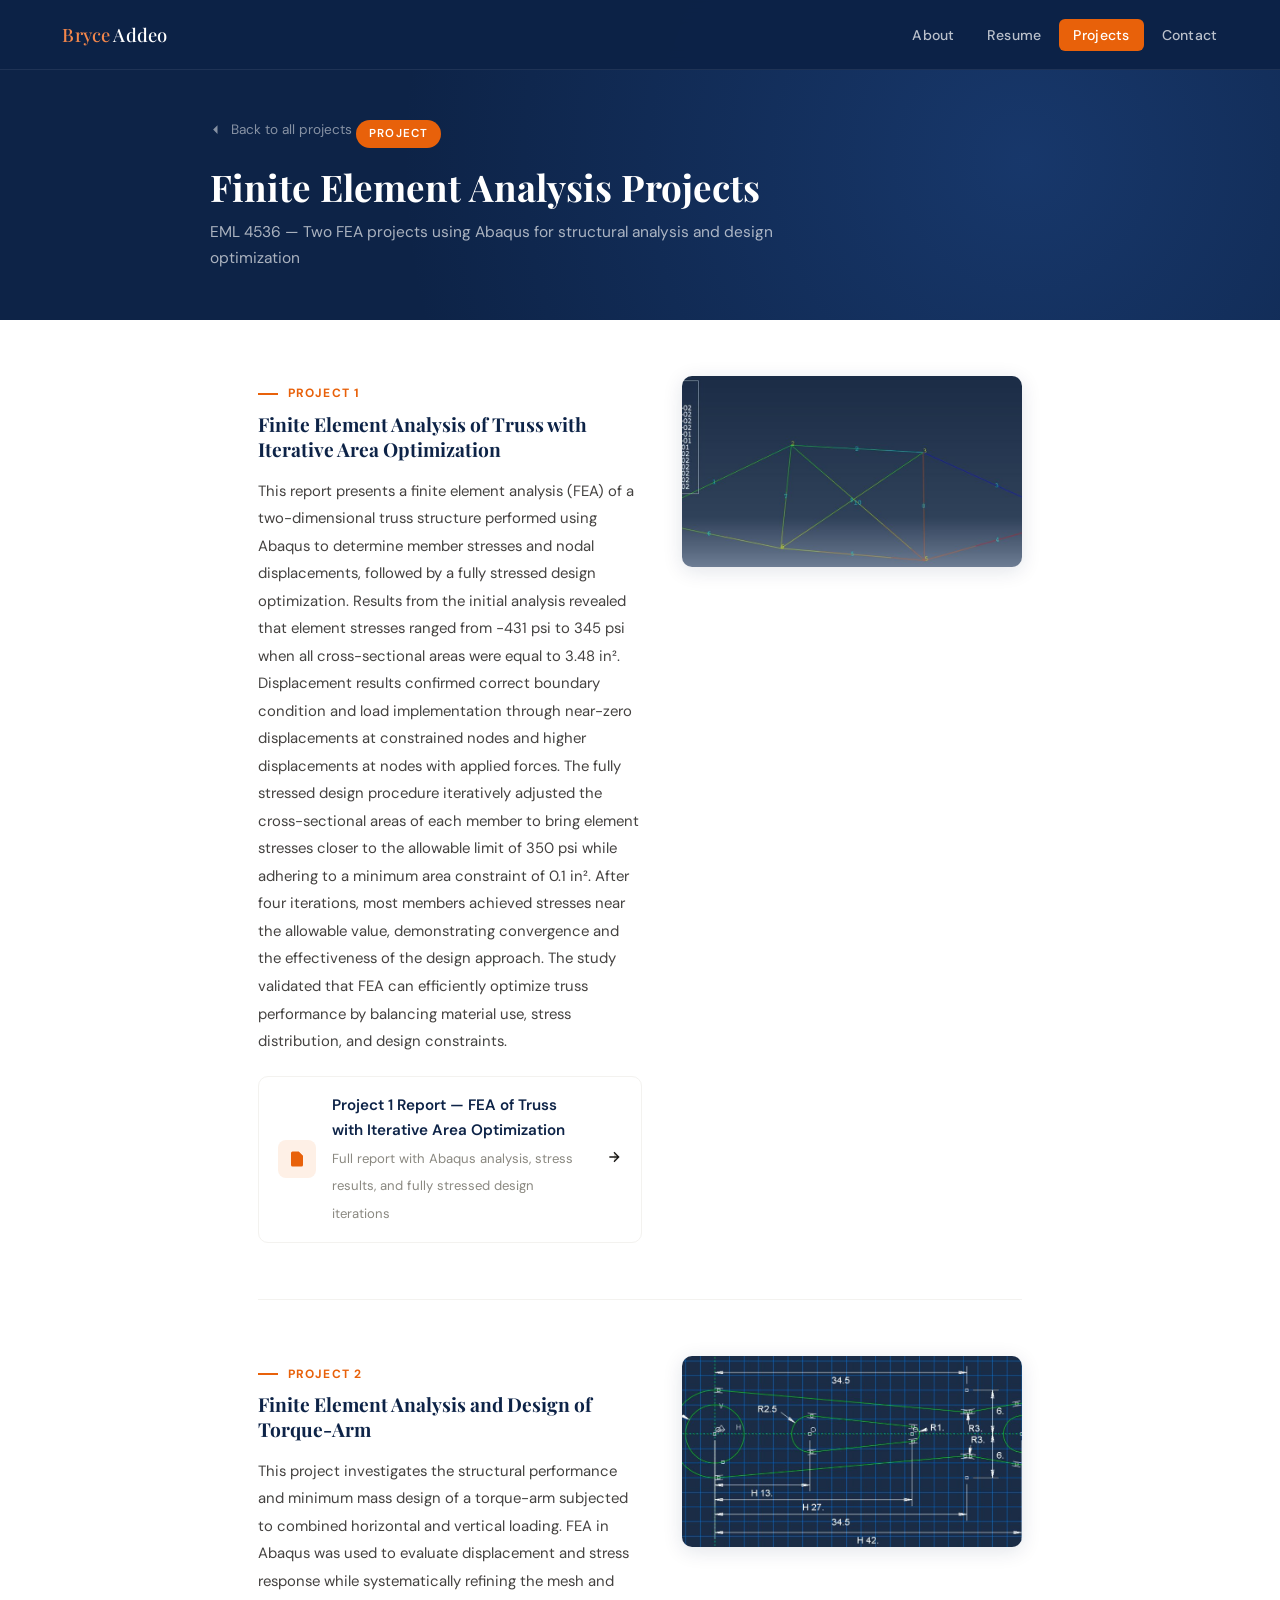
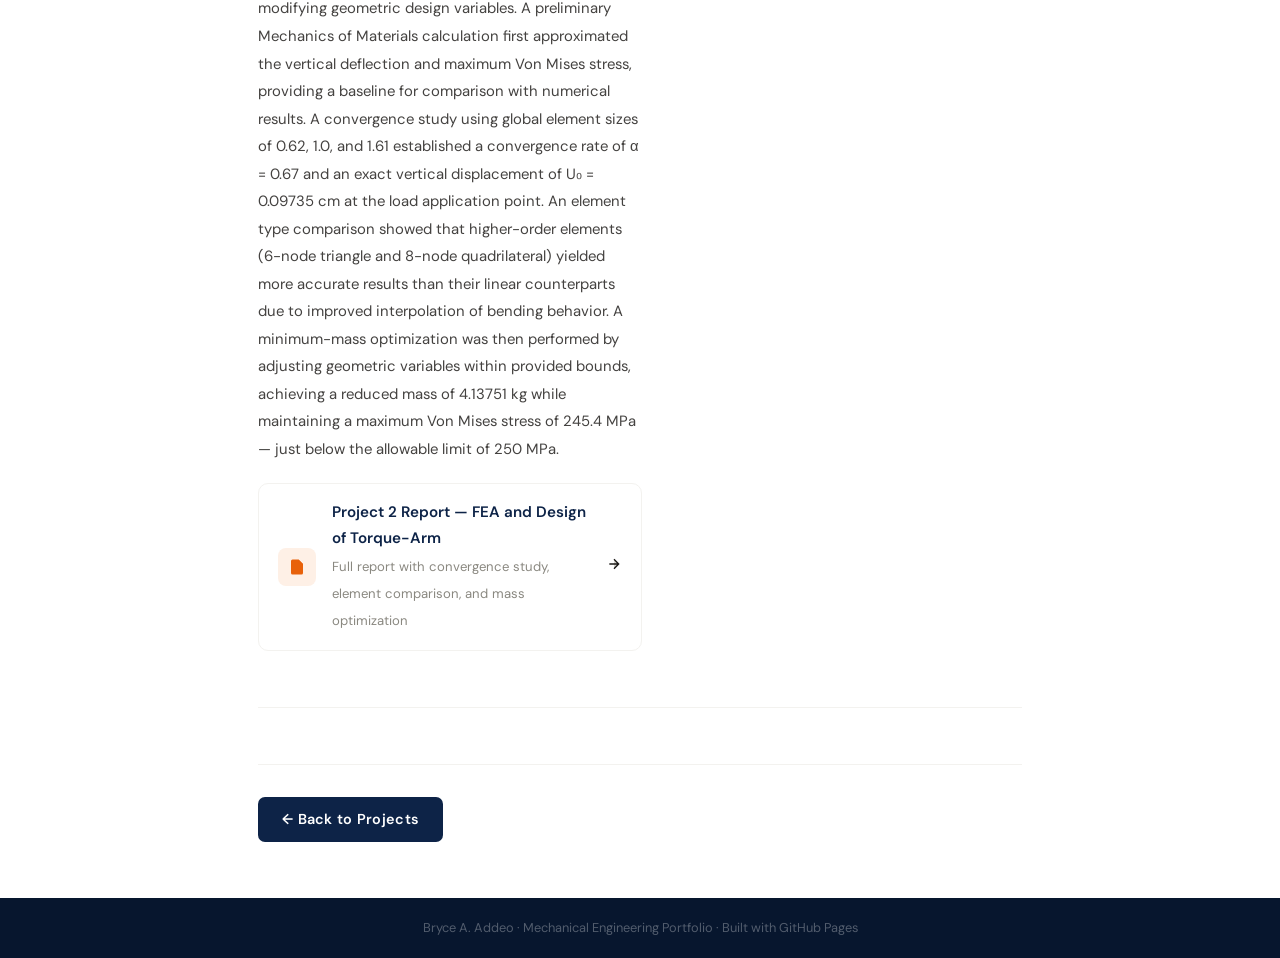
<file: projects/fea-projects.html>
<!DOCTYPE html>
<html lang="en">
<head>
  <meta charset="UTF-8" />
  <meta name="viewport" content="width=device-width, initial-scale=1.0" />
  <title>Finite Element Analysis Projects — Bryce Addeo Portfolio</title>
  <link rel="stylesheet" href="../css/style.css" />
  <style>

    .fea-entry {
      display: grid;
      grid-template-columns: 1fr 340px;
      gap: 2.5rem;
      align-items: start;
      margin-bottom: 3.5rem;
      padding-bottom: 3.5rem;
      border-bottom: 1px solid var(--gray-100);
    }

    .fea-entry:last-of-type {
      border-bottom: none;
    }

    .project-number {
      display: inline-flex;
      align-items: center;
      gap: 0.6rem;
      font-size: 0.75rem;
      font-weight: 700;
      letter-spacing: 0.1em;
      text-transform: uppercase;
      color: var(--orange);
      margin-bottom: 0.5rem;
    }

    .project-number::before {
      content: '';
      display: block;
      width: 20px;
      height: 2px;
      background: var(--orange);
    }

    .project-title {
      font-family: 'Playfair Display', serif;
      font-size: 1.2rem;
      color: var(--navy);
      font-weight: 700;
      margin-bottom: 1rem;
      line-height: 1.3;
    }

    .project-abstract {
      font-size: 0.93rem;
      color: var(--gray-700);
      line-height: 1.85;
      margin-bottom: 1.25rem;
    }

    .fea-photo {
      border-radius: 10px;
      overflow: hidden;
      box-shadow: 0 4px 20px rgba(13,35,71,0.12);
    }

    .fea-photo img {
      width: 100%;
      display: block;
      object-fit: cover;
      aspect-ratio: 16/9;
    }

    @media (max-width: 700px) {
      .fea-entry {
        grid-template-columns: 1fr;
      }
      .fea-photo { order: -1; }
    }
  </style>
</head>
<body>

<nav>
  <a href="../index.html" class="nav-brand"><em>Bryce</em> Addeo</a>
  <ul>
    <li><a href="../index.html#hero">About</a></li>
    <li><a href="../index.html#resume">Resume</a></li>
    <li><a href="../index.html#projects" class="active">Projects</a></li>
    <li><a href="../index.html#contact">Contact</a></li>
  </ul>
</nav>

<div class="page-banner">
  <div class="page-banner-inner">
    <a href="../index.html#projects" class="back-link">
      <svg viewBox="0 0 24 24"><path d="M19 12H5M12 19l-7-7 7-7"/></svg>
      Back to all projects
    </a>
    <div class="page-tag">Project</div>
    <h1>Finite Element Analysis Projects</h1>
    <p>EML 4536 &mdash; Two FEA projects using Abaqus for structural analysis and design optimization</p>
  </div>
</div>

<div class="page-content">

  <!-- Project 1 -->
  <div class="fea-entry">
    <div class="fea-text">
      <div class="project-number">Project 1</div>
      <div class="project-title">Finite Element Analysis of Truss with Iterative Area Optimization</div>
      <p class="project-abstract">
        This report presents a finite element analysis (FEA) of a two-dimensional truss structure
        performed using Abaqus to determine member stresses and nodal displacements, followed by a fully
        stressed design optimization. Results from the initial analysis revealed that element stresses
        ranged from &minus;431 psi to 345 psi when all cross-sectional areas were equal to 3.48 in².
        Displacement results confirmed correct boundary condition and load implementation through near-zero
        displacements at constrained nodes and higher displacements at nodes with applied forces. The fully
        stressed design procedure iteratively adjusted the cross-sectional areas of each member to bring
        element stresses closer to the allowable limit of 350 psi while adhering to a minimum area
        constraint of 0.1 in². After four iterations, most members achieved stresses near the allowable
        value, demonstrating convergence and the effectiveness of the design approach. The study validated
        that FEA can efficiently optimize truss performance by balancing material use, stress distribution,
        and design constraints.
      </p>
      <a href="../pdfs/Addeob_FEA_Project_1.pdf" target="_blank" class="doc-link">
        <div class="doc-icon">
          <svg viewBox="0 0 24 24"><path d="M14 2H6a2 2 0 0 0-2 2v16a2 2 0 0 0 2 2h12a2 2 0 0 0 2-2V8z"/><polyline points="14 2 14 8 20 8"/></svg>
        </div>
        <div class="doc-info">
          <strong>Project 1 Report — FEA of Truss with Iterative Area Optimization</strong>
          <span>Full report with Abaqus analysis, stress results, and fully stressed design iterations</span>
        </div>
        <div class="doc-arrow">
          <svg viewBox="0 0 24 24" fill="none" stroke="currentColor" stroke-width="2"><path d="M5 12h14M12 5l7 7-7 7"/></svg>
        </div>
      </a>
    </div>
    <div class="fea-photo">
      <img src="../images/fea_project1.png" alt="Abaqus stress contour plot of 2D truss structure" />
    </div>
  </div>

  <!-- Project 2 -->
  <div class="fea-entry">
    <div class="fea-text">
      <div class="project-number">Project 2</div>
      <div class="project-title">Finite Element Analysis and Design of Torque-Arm</div>
      <p class="project-abstract">
        This project investigates the structural performance and minimum mass design of a torque-arm
        subjected to combined horizontal and vertical loading. FEA in Abaqus was used to evaluate
        displacement and stress response while systematically refining the mesh and modifying geometric
        design variables. A preliminary Mechanics of Materials calculation first approximated the vertical
        deflection and maximum Von Mises stress, providing a baseline for comparison with numerical
        results. A convergence study using global element sizes of 0.62, 1.0, and 1.61 established a
        convergence rate of &alpha; = 0.67 and an exact vertical displacement of U&#8320; = 0.09735 cm
        at the load application point. An element type comparison showed that higher-order elements
        (6-node triangle and 8-node quadrilateral) yielded more accurate results than their linear
        counterparts due to improved interpolation of bending behavior. A minimum-mass optimization was
        then performed by adjusting geometric variables within provided bounds, achieving a reduced mass
        of 4.13751 kg while maintaining a maximum Von Mises stress of 245.4 MPa — just below the
        allowable limit of 250 MPa.
      </p>
      <a href="../pdfs/Addeob_FEA_Project_2.pdf" target="_blank" class="doc-link">
        <div class="doc-icon">
          <svg viewBox="0 0 24 24"><path d="M14 2H6a2 2 0 0 0-2 2v16a2 2 0 0 0 2 2h12a2 2 0 0 0 2-2V8z"/><polyline points="14 2 14 8 20 8"/></svg>
        </div>
        <div class="doc-info">
          <strong>Project 2 Report — FEA and Design of Torque-Arm</strong>
          <span>Full report with convergence study, element comparison, and mass optimization</span>
        </div>
        <div class="doc-arrow">
          <svg viewBox="0 0 24 24" fill="none" stroke="currentColor" stroke-width="2"><path d="M5 12h14M12 5l7 7-7 7"/></svg>
        </div>
      </a>
    </div>
    <div class="fea-photo">
      <img src="../images/fea_project2.png" alt="Abaqus sketch of torque-arm geometry with dimensions" />
    </div>
  </div>

  <div class="page-nav">
    <a href="../index.html#projects" class="btn btn-navy">&larr; Back to Projects</a>
  </div>

</div>

<footer>
  <p>Bryce A. Addeo &middot; Mechanical Engineering Portfolio &middot; Built with GitHub Pages</p>
</footer>

</body>
</html>
</file>
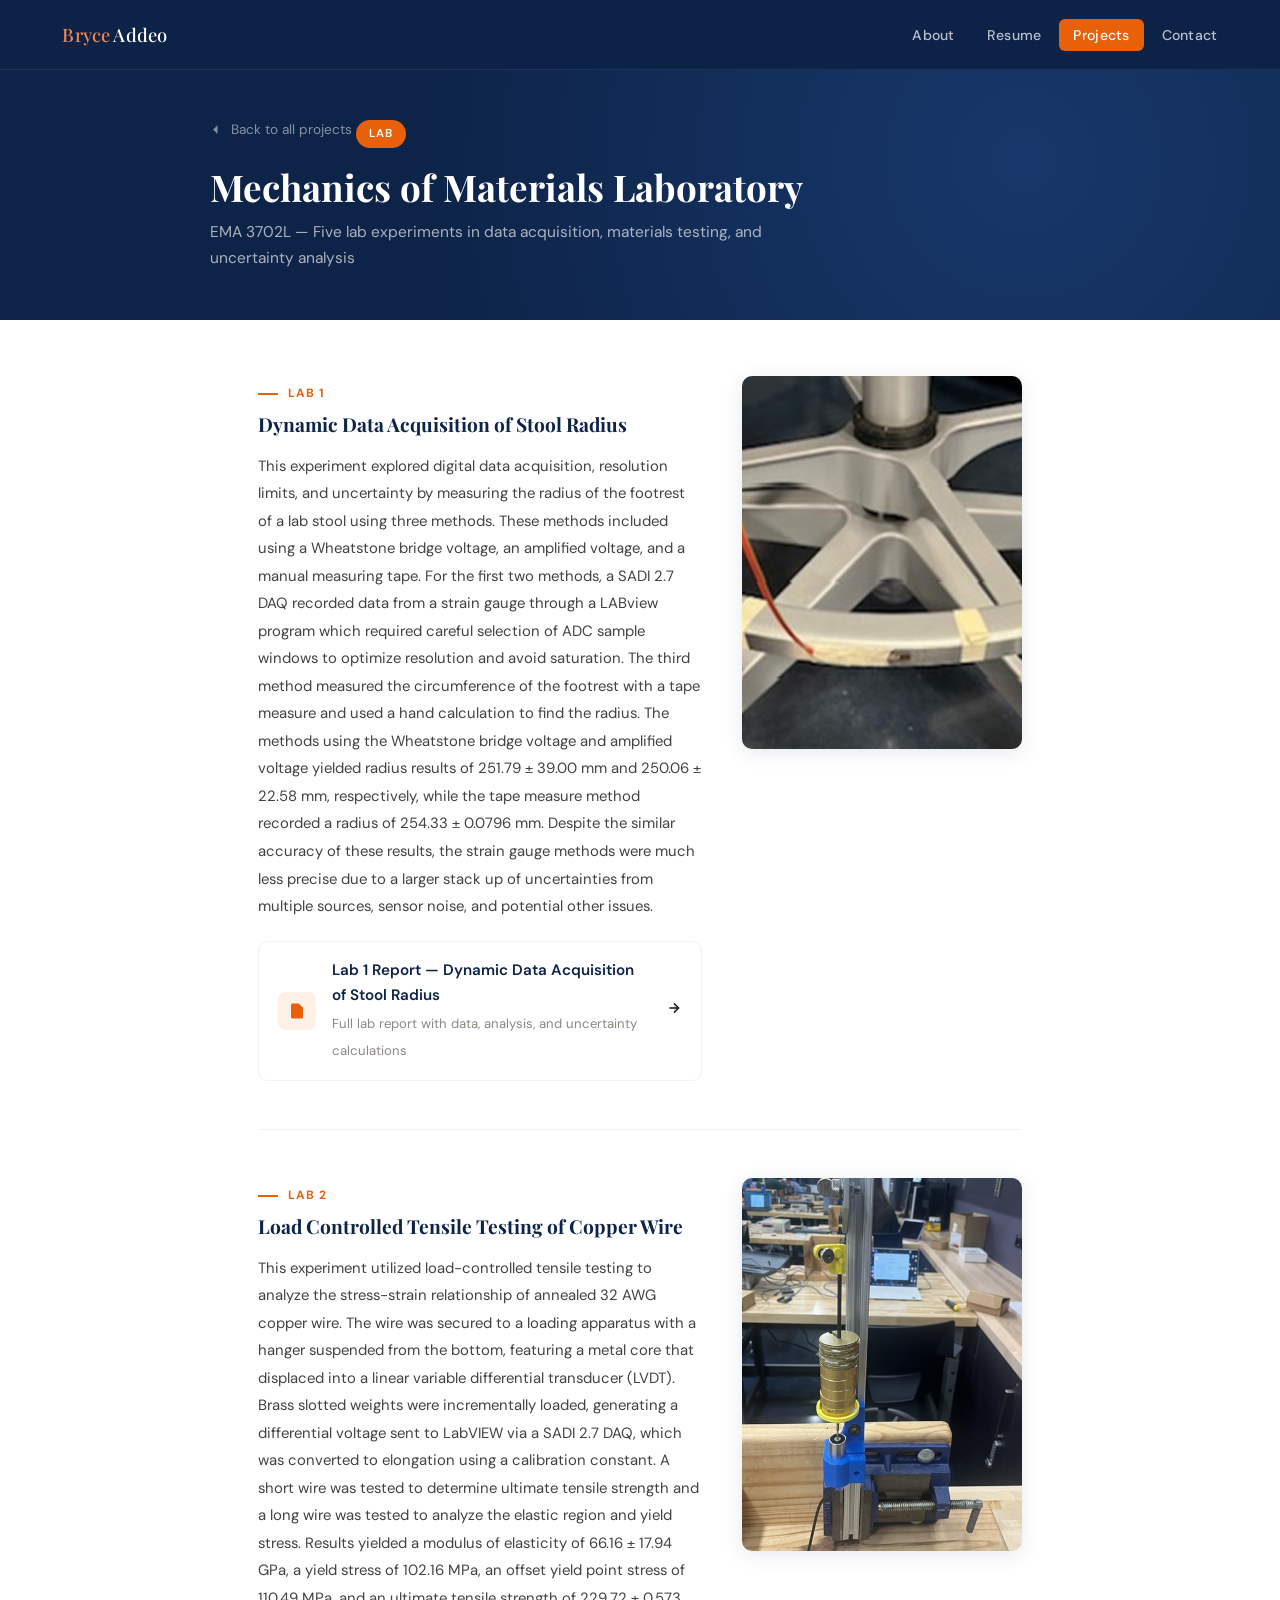
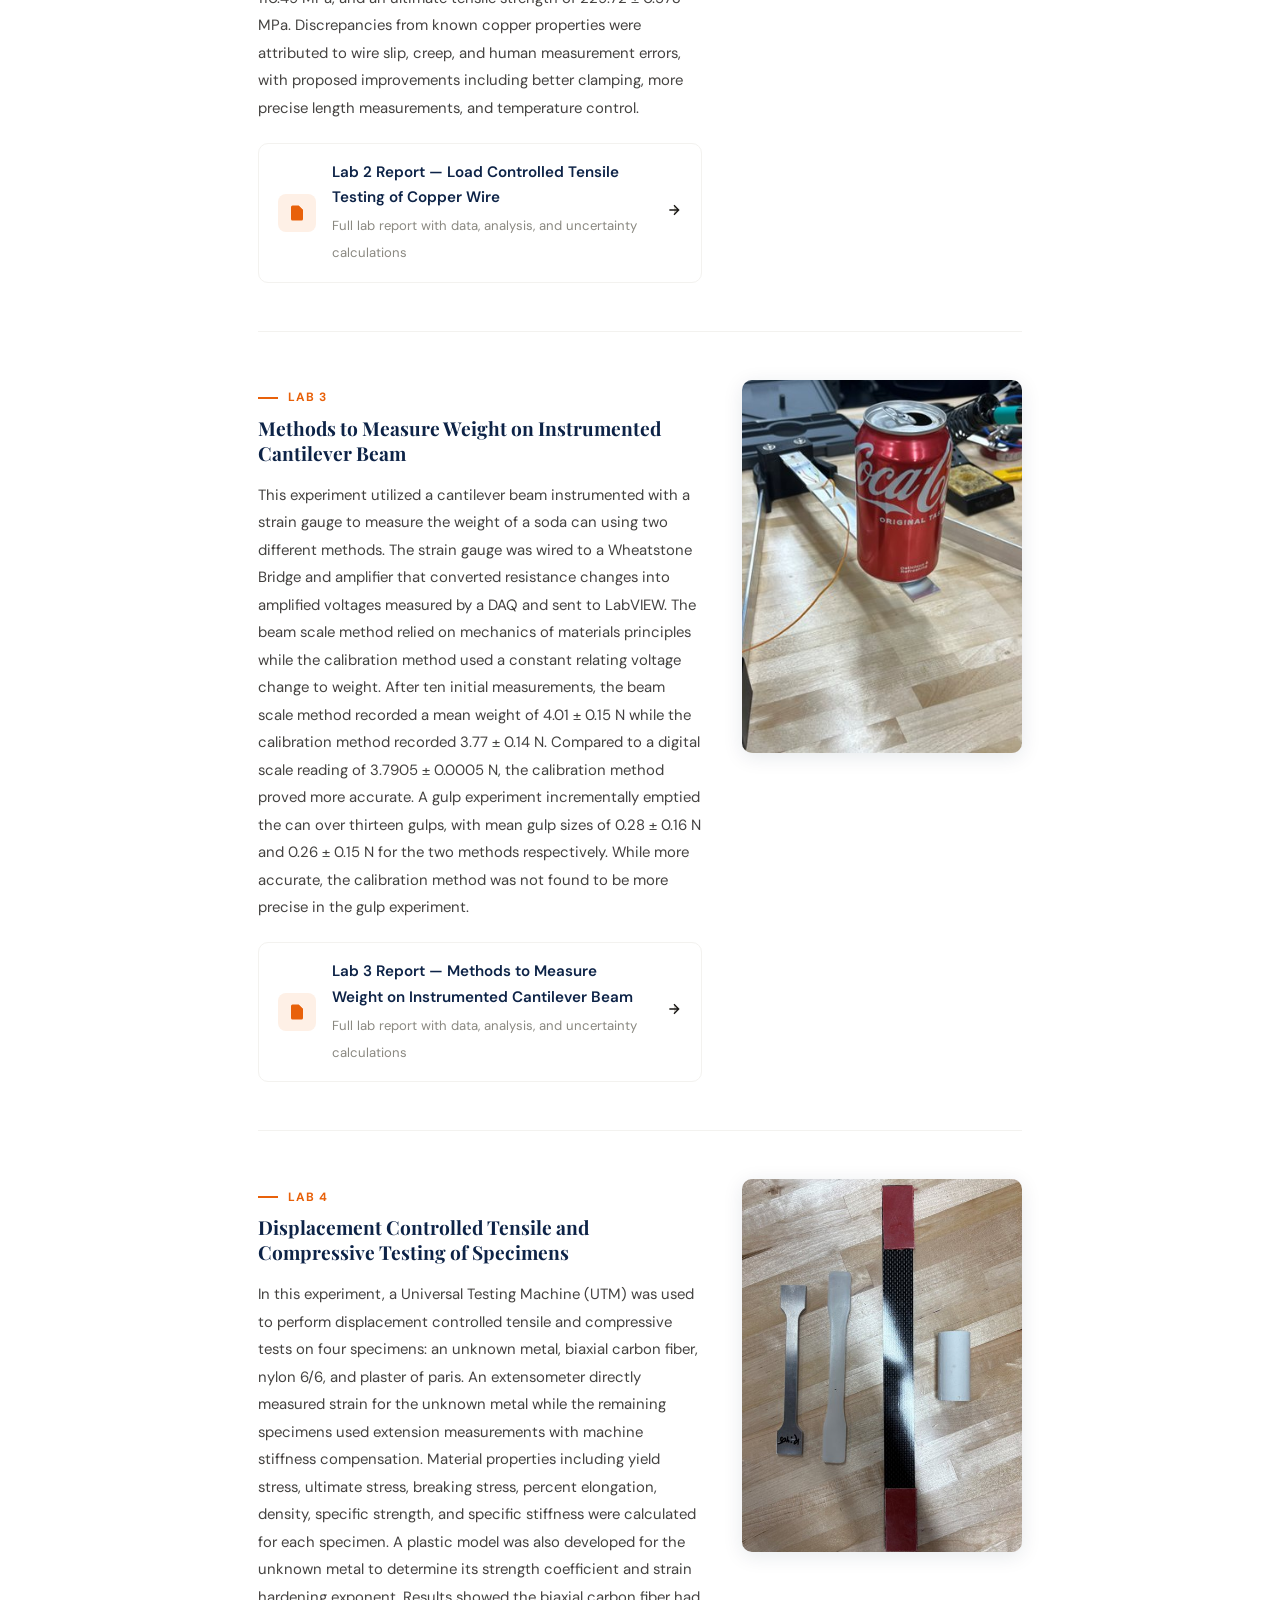
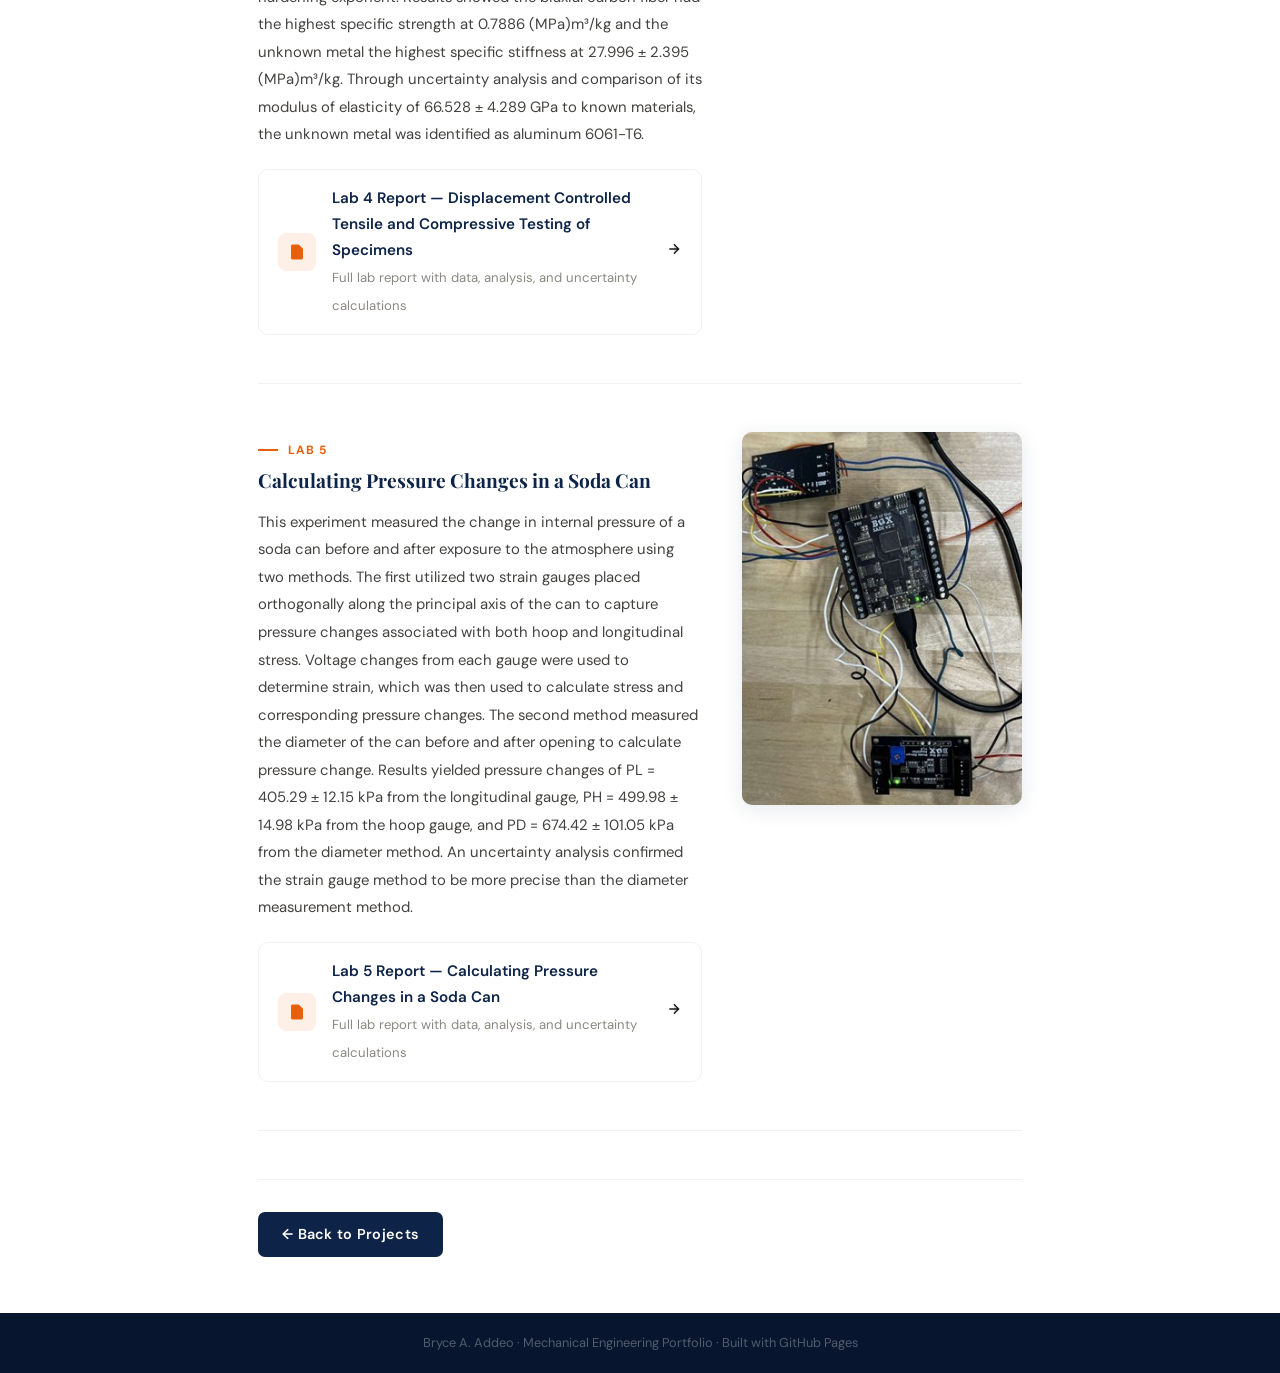
<file: projects/mechanics-of-materials-lab.html>
<!DOCTYPE html>
<html lang="en">
<head>
  <meta charset="UTF-8" />
  <meta name="viewport" content="width=device-width, initial-scale=1.0" />
  <title>Mechanics of Materials Laboratory — Bryce Addeo Portfolio</title>
  <link rel="stylesheet" href="../css/style.css" />
  <style>

    .lab-entry {
      display: grid;
      grid-template-columns: 1fr 280px;
      gap: 2.5rem;
      align-items: start;
      margin-bottom: 3rem;
      padding-bottom: 3rem;
      border-bottom: 1px solid var(--gray-100);
    }

    .lab-entry:last-of-type {
      border-bottom: none;
    }

    .lab-number {
      display: inline-flex;
      align-items: center;
      gap: 0.6rem;
      font-size: 0.75rem;
      font-weight: 700;
      letter-spacing: 0.1em;
      text-transform: uppercase;
      color: var(--orange);
      margin-bottom: 0.5rem;
    }

    .lab-number::before {
      content: '';
      display: block;
      width: 20px;
      height: 2px;
      background: var(--orange);
    }

    .lab-title {
      font-family: 'Playfair Display', serif;
      font-size: 1.2rem;
      color: var(--navy);
      font-weight: 700;
      margin-bottom: 1rem;
      line-height: 1.3;
    }

    .lab-abstract {
      font-size: 0.93rem;
      color: var(--gray-700);
      line-height: 1.85;
      margin-bottom: 1.25rem;
    }

    .lab-photo {
      border-radius: 10px;
      overflow: hidden;
      box-shadow: 0 4px 20px rgba(13,35,71,0.1);
    }

    .lab-photo img {
      width: 100%;
      display: block;
      object-fit: cover;
      aspect-ratio: 3/4;
    }

    @media (max-width: 700px) {
      .lab-entry {
        grid-template-columns: 1fr;
      }
      .lab-photo {
        order: -1;
        max-width: 260px;
      }
    }
  </style>
</head>
<body>

<nav>
  <a href="../index.html" class="nav-brand"><em>Bryce</em> Addeo</a>
  <ul>
    <li><a href="../index.html#hero">About</a></li>
    <li><a href="../index.html#resume">Resume</a></li>
    <li><a href="../index.html#projects" class="active">Projects</a></li>
    <li><a href="../index.html#contact">Contact</a></li>
  </ul>
</nav>

<div class="page-banner">
  <div class="page-banner-inner">
    <a href="../index.html#projects" class="back-link">
      <svg viewBox="0 0 24 24"><path d="M19 12H5M12 19l-7-7 7-7"/></svg>
      Back to all projects
    </a>
    <div class="page-tag">Lab</div>
    <h1>Mechanics of Materials Laboratory</h1>
    <p>EMA 3702L &mdash; Five lab experiments in data acquisition, materials testing, and uncertainty analysis</p>
  </div>
</div>

<div class="page-content">

  <!-- Lab 1 -->
  <div class="lab-entry">
    <div class="lab-text">
      <div class="lab-number">Lab 1</div>
      <div class="lab-title">Dynamic Data Acquisition of Stool Radius</div>
      <p class="lab-abstract">
        This experiment explored digital data acquisition, resolution limits, and uncertainty by measuring
        the radius of the footrest of a lab stool using three methods. These methods included using a
        Wheatstone bridge voltage, an amplified voltage, and a manual measuring tape. For the first two
        methods, a SADI 2.7 DAQ recorded data from a strain gauge through a LABview program which required
        careful selection of ADC sample windows to optimize resolution and avoid saturation. The third method
        measured the circumference of the footrest with a tape measure and used a hand calculation to find
        the radius. The methods using the Wheatstone bridge voltage and amplified voltage yielded radius
        results of 251.79 ± 39.00 mm and 250.06 ± 22.58 mm, respectively, while the tape measure method
        recorded a radius of 254.33 ± 0.0796 mm. Despite the similar accuracy of these results, the strain
        gauge methods were much less precise due to a larger stack up of uncertainties from multiple sources,
        sensor noise, and potential other issues.
      </p>
      <a href="../pdfs/Addeo_B_Lab1.pdf" target="_blank" class="doc-link">
        <div class="doc-icon">
          <svg viewBox="0 0 24 24"><path d="M14 2H6a2 2 0 0 0-2 2v16a2 2 0 0 0 2 2h12a2 2 0 0 0 2-2V8z"/><polyline points="14 2 14 8 20 8"/></svg>
        </div>
        <div class="doc-info">
          <strong>Lab 1 Report — Dynamic Data Acquisition of Stool Radius</strong>
          <span>Full lab report with data, analysis, and uncertainty calculations</span>
        </div>
        <div class="doc-arrow">
          <svg viewBox="0 0 24 24" fill="none" stroke="currentColor" stroke-width="2"><path d="M5 12h14M12 5l7 7-7 7"/></svg>
        </div>
      </a>
    </div>
    <div class="lab-photo">
      <img src="../images/mom_lab1.png" alt="Strain gauge setup on lab stool footrest" />
    </div>
  </div>

  <!-- Lab 2 -->
  <div class="lab-entry">
    <div class="lab-text">
      <div class="lab-number">Lab 2</div>
      <div class="lab-title">Load Controlled Tensile Testing of Copper Wire</div>
      <p class="lab-abstract">
        This experiment utilized load-controlled tensile testing to analyze the stress-strain relationship
        of annealed 32 AWG copper wire. The wire was secured to a loading apparatus with a hanger suspended
        from the bottom, featuring a metal core that displaced into a linear variable differential transducer
        (LVDT). Brass slotted weights were incrementally loaded, generating a differential voltage sent to
        LabVIEW via a SADI 2.7 DAQ, which was converted to elongation using a calibration constant. A short
        wire was tested to determine ultimate tensile strength and a long wire was tested to analyze the
        elastic region and yield stress. Results yielded a modulus of elasticity of 66.16 ± 17.94 GPa, a
        yield stress of 102.16 MPa, an offset yield point stress of 110.49 MPa, and an ultimate tensile
        strength of 229.72 ± 0.573 MPa. Discrepancies from known copper properties were attributed to wire
        slip, creep, and human measurement errors, with proposed improvements including better clamping,
        more precise length measurements, and temperature control.
      </p>
      <a href="../pdfs/Addeo_B_Lab2.pdf" target="_blank" class="doc-link">
        <div class="doc-icon">
          <svg viewBox="0 0 24 24"><path d="M14 2H6a2 2 0 0 0-2 2v16a2 2 0 0 0 2 2h12a2 2 0 0 0 2-2V8z"/><polyline points="14 2 14 8 20 8"/></svg>
        </div>
        <div class="doc-info">
          <strong>Lab 2 Report — Load Controlled Tensile Testing of Copper Wire</strong>
          <span>Full lab report with data, analysis, and uncertainty calculations</span>
        </div>
        <div class="doc-arrow">
          <svg viewBox="0 0 24 24" fill="none" stroke="currentColor" stroke-width="2"><path d="M5 12h14M12 5l7 7-7 7"/></svg>
        </div>
      </a>
    </div>
    <div class="lab-photo">
      <img src="../images/mom_lab2.png" alt="Load controlled tensile testing apparatus with copper wire" />
    </div>
  </div>

  <!-- Lab 3 -->
  <div class="lab-entry">
    <div class="lab-text">
      <div class="lab-number">Lab 3</div>
      <div class="lab-title">Methods to Measure Weight on Instrumented Cantilever Beam</div>
      <p class="lab-abstract">
        This experiment utilized a cantilever beam instrumented with a strain gauge to measure the weight
        of a soda can using two different methods. The strain gauge was wired to a Wheatstone Bridge and
        amplifier that converted resistance changes into amplified voltages measured by a DAQ and sent to
        LabVIEW. The beam scale method relied on mechanics of materials principles while the calibration
        method used a constant relating voltage change to weight. After ten initial measurements, the beam
        scale method recorded a mean weight of 4.01 ± 0.15 N while the calibration method recorded
        3.77 ± 0.14 N. Compared to a digital scale reading of 3.7905 ± 0.0005 N, the calibration method
        proved more accurate. A gulp experiment incrementally emptied the can over thirteen gulps, with mean
        gulp sizes of 0.28 ± 0.16 N and 0.26 ± 0.15 N for the two methods respectively. While more
        accurate, the calibration method was not found to be more precise in the gulp experiment.
      </p>
      <a href="../pdfs/Addeo_B_Lab3.pdf" target="_blank" class="doc-link">
        <div class="doc-icon">
          <svg viewBox="0 0 24 24"><path d="M14 2H6a2 2 0 0 0-2 2v16a2 2 0 0 0 2 2h12a2 2 0 0 0 2-2V8z"/><polyline points="14 2 14 8 20 8"/></svg>
        </div>
        <div class="doc-info">
          <strong>Lab 3 Report — Methods to Measure Weight on Instrumented Cantilever Beam</strong>
          <span>Full lab report with data, analysis, and uncertainty calculations</span>
        </div>
        <div class="doc-arrow">
          <svg viewBox="0 0 24 24" fill="none" stroke="currentColor" stroke-width="2"><path d="M5 12h14M12 5l7 7-7 7"/></svg>
        </div>
      </a>
    </div>
    <div class="lab-photo">
      <img src="../images/mom_lab3.png" alt="Cantilever beam with soda can weight measurement setup" />
    </div>
  </div>

  <!-- Lab 4 -->
  <div class="lab-entry">
    <div class="lab-text">
      <div class="lab-number">Lab 4</div>
      <div class="lab-title">Displacement Controlled Tensile and Compressive Testing of Specimens</div>
      <p class="lab-abstract">
        In this experiment, a Universal Testing Machine (UTM) was used to perform displacement controlled
        tensile and compressive tests on four specimens: an unknown metal, biaxial carbon fiber, nylon 6/6,
        and plaster of paris. An extensometer directly measured strain for the unknown metal while the
        remaining specimens used extension measurements with machine stiffness compensation. Material
        properties including yield stress, ultimate stress, breaking stress, percent elongation, density,
        specific strength, and specific stiffness were calculated for each specimen. A plastic model was
        also developed for the unknown metal to determine its strength coefficient and strain hardening
        exponent. Results showed the biaxial carbon fiber had the highest specific strength at
        0.7886 (MPa)m³/kg and the unknown metal the highest specific stiffness at 27.996 ± 2.395 (MPa)m³/kg.
        Through uncertainty analysis and comparison of its modulus of elasticity of 66.528 ± 4.289 GPa to
        known materials, the unknown metal was identified as aluminum 6061-T6.
      </p>
      <a href="../pdfs/Addeo_B_Lab4.pdf" target="_blank" class="doc-link">
        <div class="doc-icon">
          <svg viewBox="0 0 24 24"><path d="M14 2H6a2 2 0 0 0-2 2v16a2 2 0 0 0 2 2h12a2 2 0 0 0 2-2V8z"/><polyline points="14 2 14 8 20 8"/></svg>
        </div>
        <div class="doc-info">
          <strong>Lab 4 Report — Displacement Controlled Tensile and Compressive Testing of Specimens</strong>
          <span>Full lab report with data, analysis, and uncertainty calculations</span>
        </div>
        <div class="doc-arrow">
          <svg viewBox="0 0 24 24" fill="none" stroke="currentColor" stroke-width="2"><path d="M5 12h14M12 5l7 7-7 7"/></svg>
        </div>
      </a>
    </div>
    <div class="lab-photo">
      <img src="../images/mom_lab4.png" alt="Four test specimens: unknown metal, carbon fiber, nylon, and plaster" />
    </div>
  </div>

  <!-- Lab 5 -->
  <div class="lab-entry">
    <div class="lab-text">
      <div class="lab-number">Lab 5</div>
      <div class="lab-title">Calculating Pressure Changes in a Soda Can</div>
      <p class="lab-abstract">
        This experiment measured the change in internal pressure of a soda can before and after exposure
        to the atmosphere using two methods. The first utilized two strain gauges placed orthogonally along
        the principal axis of the can to capture pressure changes associated with both hoop and longitudinal
        stress. Voltage changes from each gauge were used to determine strain, which was then used to
        calculate stress and corresponding pressure changes. The second method measured the diameter of the
        can before and after opening to calculate pressure change. Results yielded pressure changes of
        PL = 405.29 ± 12.15 kPa from the longitudinal gauge, PH = 499.98 ± 14.98 kPa from the hoop gauge,
        and PD = 674.42 ± 101.05 kPa from the diameter method. An uncertainty analysis confirmed the strain
        gauge method to be more precise than the diameter measurement method.
      </p>
      <a href="../pdfs/Addeob_Mom_Lab_FP.pdf" target="_blank" class="doc-link">
        <div class="doc-icon">
          <svg viewBox="0 0 24 24"><path d="M14 2H6a2 2 0 0 0-2 2v16a2 2 0 0 0 2 2h12a2 2 0 0 0 2-2V8z"/><polyline points="14 2 14 8 20 8"/></svg>
        </div>
        <div class="doc-info">
          <strong>Lab 5 Report — Calculating Pressure Changes in a Soda Can</strong>
          <span>Full lab report with data, analysis, and uncertainty calculations</span>
        </div>
        <div class="doc-arrow">
          <svg viewBox="0 0 24 24" fill="none" stroke="currentColor" stroke-width="2"><path d="M5 12h14M12 5l7 7-7 7"/></svg>
        </div>
      </a>
    </div>
    <div class="lab-photo">
      <img src="../images/mom_lab5.png" alt="DAQ and strain gauge electronics setup for soda can pressure experiment" />
    </div>
  </div>

  <div class="page-nav">
    <a href="../index.html#projects" class="btn btn-navy">&larr; Back to Projects</a>
  </div>

</div>

<footer>
  <p>Bryce A. Addeo &middot; Mechanical Engineering Portfolio &middot; Built with GitHub Pages</p>
</footer>

</body>
</html>
</file>
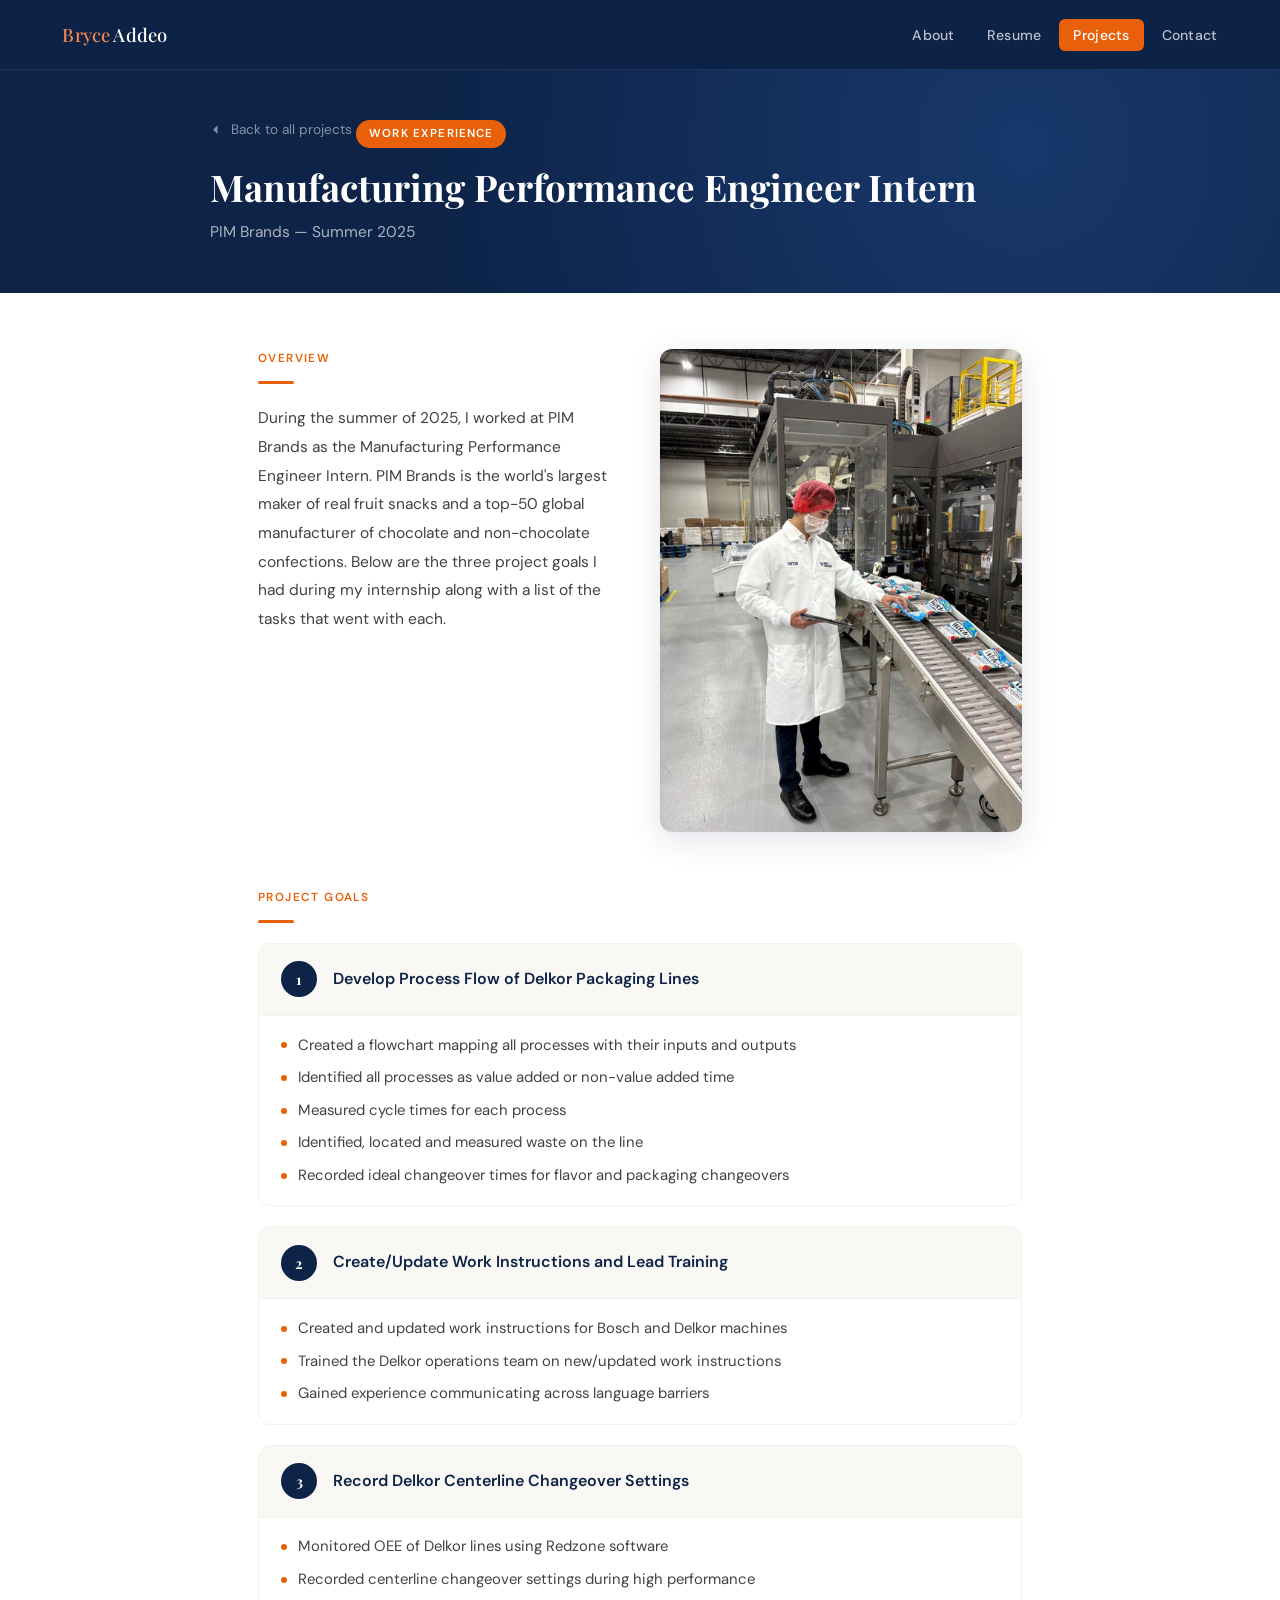
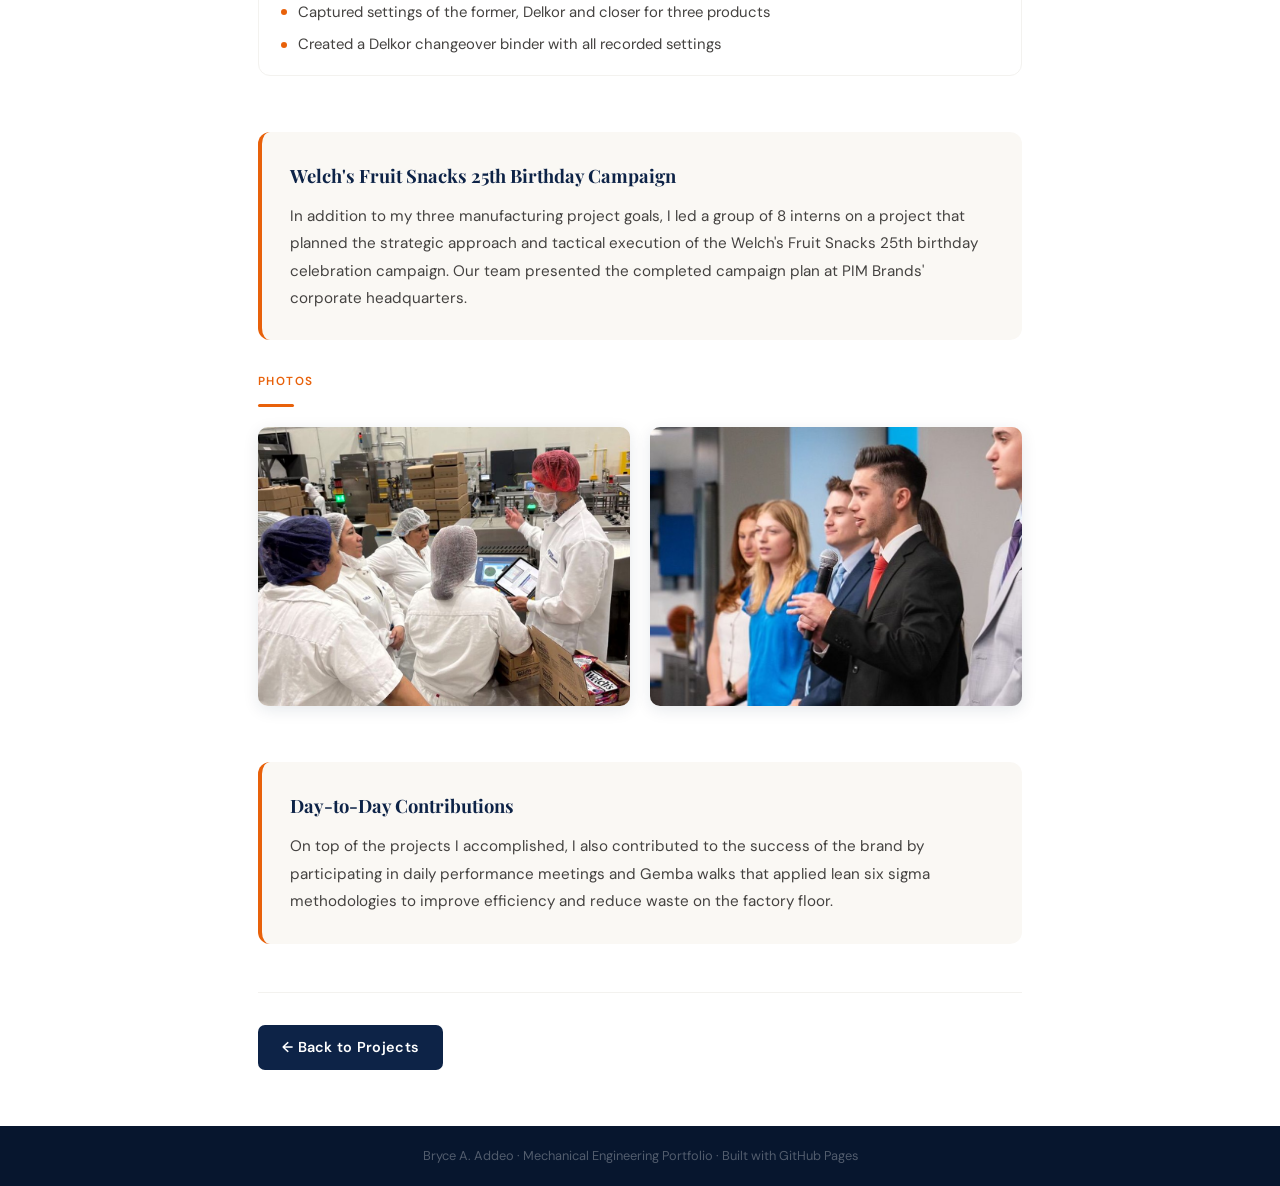
<file: projects/pim-brands.html>
<!DOCTYPE html>
<html lang="en">
<head>
  <meta charset="UTF-8" />
  <meta name="viewport" content="width=device-width, initial-scale=1.0" />
  <title>PIM Brands Internship — Bryce Addeo Portfolio</title>
  <link rel="stylesheet" href="../css/style.css" />
  <style>
    .pim-intro {
      display: grid;
      grid-template-columns: 1fr 1fr;
      gap: 2.5rem;
      align-items: start;
      margin-bottom: 3.5rem;
    }

    .pim-intro-text p {
      color: var(--gray-700);
      font-size: 0.97rem;
      line-height: 1.85;
    }

    .pim-intro-img {
      border-radius: 12px;
      overflow: hidden;
      box-shadow: 0 8px 32px rgba(13,35,71,0.12);
    }

    .pim-intro-img img {
      width: 100%;
      display: block;
      object-fit: cover;
    }

    .goals-section { margin-bottom: 3.5rem; }

    .goal-card {
      border: 1.5px solid var(--gray-100);
      border-radius: 12px;
      overflow: hidden;
      margin-bottom: 1.25rem;
      transition: box-shadow 0.18s;
    }

    .goal-card:hover { box-shadow: 0 6px 24px rgba(13,35,71,0.09); }

    .goal-header {
      display: flex;
      align-items: center;
      gap: 1rem;
      padding: 1.1rem 1.4rem;
      background: var(--cream);
      border-bottom: 1.5px solid var(--gray-100);
    }

    .goal-number {
      width: 36px;
      height: 36px;
      border-radius: 50%;
      background: var(--navy);
      color: var(--white);
      font-size: 0.9rem;
      font-weight: 700;
      display: flex;
      align-items: center;
      justify-content: center;
      flex-shrink: 0;
      font-family: 'Playfair Display', serif;
    }

    .goal-header h3 {
      font-size: 1rem;
      font-weight: 600;
      color: var(--navy);
      line-height: 1.3;
    }

    .goal-body { padding: 1.1rem 1.4rem; }

    .goal-body ul {
      list-style: none;
      display: flex;
      flex-direction: column;
      gap: 0.55rem;
    }

    .goal-body ul li {
      display: flex;
      align-items: flex-start;
      gap: 0.65rem;
      font-size: 0.93rem;
      color: var(--gray-700);
      line-height: 1.6;
    }

    .goal-body ul li::before {
      content: '';
      display: block;
      width: 6px;
      height: 6px;
      border-radius: 50%;
      background: var(--orange);
      flex-shrink: 0;
      margin-top: 0.55rem;
    }

    .photo-grid {
      display: grid;
      grid-template-columns: 1fr 1fr;
      gap: 1.25rem;
      margin-bottom: 3.5rem;
    }

    .photo-grid img {
      width: 100%;
      border-radius: 10px;
      display: block;
      object-fit: cover;
      aspect-ratio: 4/3;
      box-shadow: 0 4px 16px rgba(13,35,71,0.1);
      transition: transform 0.2s, box-shadow 0.2s;
    }

    .photo-grid img:hover {
      transform: scale(1.02);
      box-shadow: 0 8px 28px rgba(13,35,71,0.16);
    }

    .bonus-section {
      background: var(--cream);
      border-radius: 12px;
      padding: 1.75rem;
      margin-bottom: 2rem;
      border-left: 4px solid var(--orange);
    }

    .bonus-section h3 {
      font-family: 'Playfair Display', serif;
      font-size: 1.15rem;
      color: var(--navy);
      margin-bottom: 0.75rem;
    }

    .bonus-section p {
      font-size: 0.95rem;
      color: var(--gray-700);
      line-height: 1.8;
    }

    @media (max-width: 700px) {
      .pim-intro { grid-template-columns: 1fr; }
      .photo-grid { grid-template-columns: 1fr; }
    }
  </style>
</head>
<body>

<nav>
  <a href="../index.html" class="nav-brand"><em>Bryce</em> Addeo</a>
  <ul>
    <li><a href="../index.html#hero">About</a></li>
    <li><a href="../index.html#resume">Resume</a></li>
    <li><a href="../index.html#projects" class="active">Projects</a></li>
    <li><a href="../index.html#contact">Contact</a></li>
  </ul>
</nav>

<div class="page-banner">
  <div class="page-banner-inner">
    <a href="../index.html#projects" class="back-link">
      <svg viewBox="0 0 24 24"><path d="M19 12H5M12 19l-7-7 7-7"/></svg>
      Back to all projects
    </a>
    <div class="page-tag">Work Experience</div>
    <h1>Manufacturing Performance Engineer Intern</h1>
    <p>PIM Brands &mdash; Summer 2025</p>
  </div>
</div>

<div class="page-content">

  <!-- Intro -->
  <div class="pim-intro">
    <div class="pim-intro-text">
      <div class="content-label">Overview</div>
      <div class="divider"></div>
      <p>
        During the summer of 2025, I worked at PIM Brands as the Manufacturing Performance Engineer Intern.
        PIM Brands is the world's largest maker of real fruit snacks and a top-50 global manufacturer of
        chocolate and non-chocolate confections. Below are the three project goals I had during my internship
        along with a list of the tasks that went with each.
      </p>
    </div>
    <div class="pim-intro-img">
      <img src="../images/pim1.png" alt="Bryce inspecting Welch's Fruit Snacks on the Delkor packaging line" />
    </div>
  </div>

  <!-- Project Goals -->
  <div class="goals-section">
    <div class="content-label">Project Goals</div>
    <div class="divider"></div>

    <div class="goal-card">
      <div class="goal-header">
        <div class="goal-number">1</div>
        <h3>Develop Process Flow of Delkor Packaging Lines</h3>
      </div>
      <div class="goal-body">
        <ul>
          <li>Created a flowchart mapping all processes with their inputs and outputs</li>
          <li>Identified all processes as value added or non-value added time</li>
          <li>Measured cycle times for each process</li>
          <li>Identified, located and measured waste on the line</li>
          <li>Recorded ideal changeover times for flavor and packaging changeovers</li>
        </ul>
      </div>
    </div>

    <div class="goal-card">
      <div class="goal-header">
        <div class="goal-number">2</div>
        <h3>Create/Update Work Instructions and Lead Training</h3>
      </div>
      <div class="goal-body">
        <ul>
          <li>Created and updated work instructions for Bosch and Delkor machines</li>
          <li>Trained the Delkor operations team on new/updated work instructions</li>
          <li>Gained experience communicating across language barriers</li>
        </ul>
      </div>
    </div>

    <div class="goal-card">
      <div class="goal-header">
        <div class="goal-number">3</div>
        <h3>Record Delkor Centerline Changeover Settings</h3>
      </div>
      <div class="goal-body">
        <ul>
          <li>Monitored OEE of Delkor lines using Redzone software</li>
          <li>Recorded centerline changeover settings during high performance</li>
          <li>Captured settings of the former, Delkor and closer for three products</li>
          <li>Created a Delkor changeover binder with all recorded settings</li>
        </ul>
      </div>
    </div>

  </div>

  <!-- Bonus Project -->
  <div class="bonus-section">
    <h3>Welch's Fruit Snacks 25th Birthday Campaign</h3>
    <p>
      In addition to my three manufacturing project goals, I led a group of 8 interns on a project that
      planned the strategic approach and tactical execution of the Welch's Fruit Snacks 25th birthday
      celebration campaign. Our team presented the completed campaign plan at PIM Brands' corporate
      headquarters.
    </p>
  </div>

  <!-- Photo Grid -->
  <div class="content-label" style="margin-top: 2rem;">Photos</div>
  <div class="divider"></div>
  <div class="photo-grid">
    <img src="../images/pim2.png" alt="Bryce training the Delkor operations team on updated work instructions" />
    <img src="../images/pim3.png" alt="Bryce presenting the Welch's 25th birthday campaign at corporate headquarters" style="object-position: center 40%;" />
  </div>

  <!-- Day to day -->
  <div class="bonus-section">
    <h3>Day-to-Day Contributions</h3>
    <p>
      On top of the projects I accomplished, I also contributed to the success of the brand by participating
      in daily performance meetings and Gemba walks that applied lean six sigma methodologies to improve
      efficiency and reduce waste on the factory floor.
    </p>
  </div>

  <div class="page-nav">
    <a href="../index.html#projects" class="btn btn-navy">&larr; Back to Projects</a>
  </div>

</div>

<footer>
  <p>Bryce A. Addeo &middot; Mechanical Engineering Portfolio &middot; Built with GitHub Pages</p>
</footer>

</body>
</html>
</file>
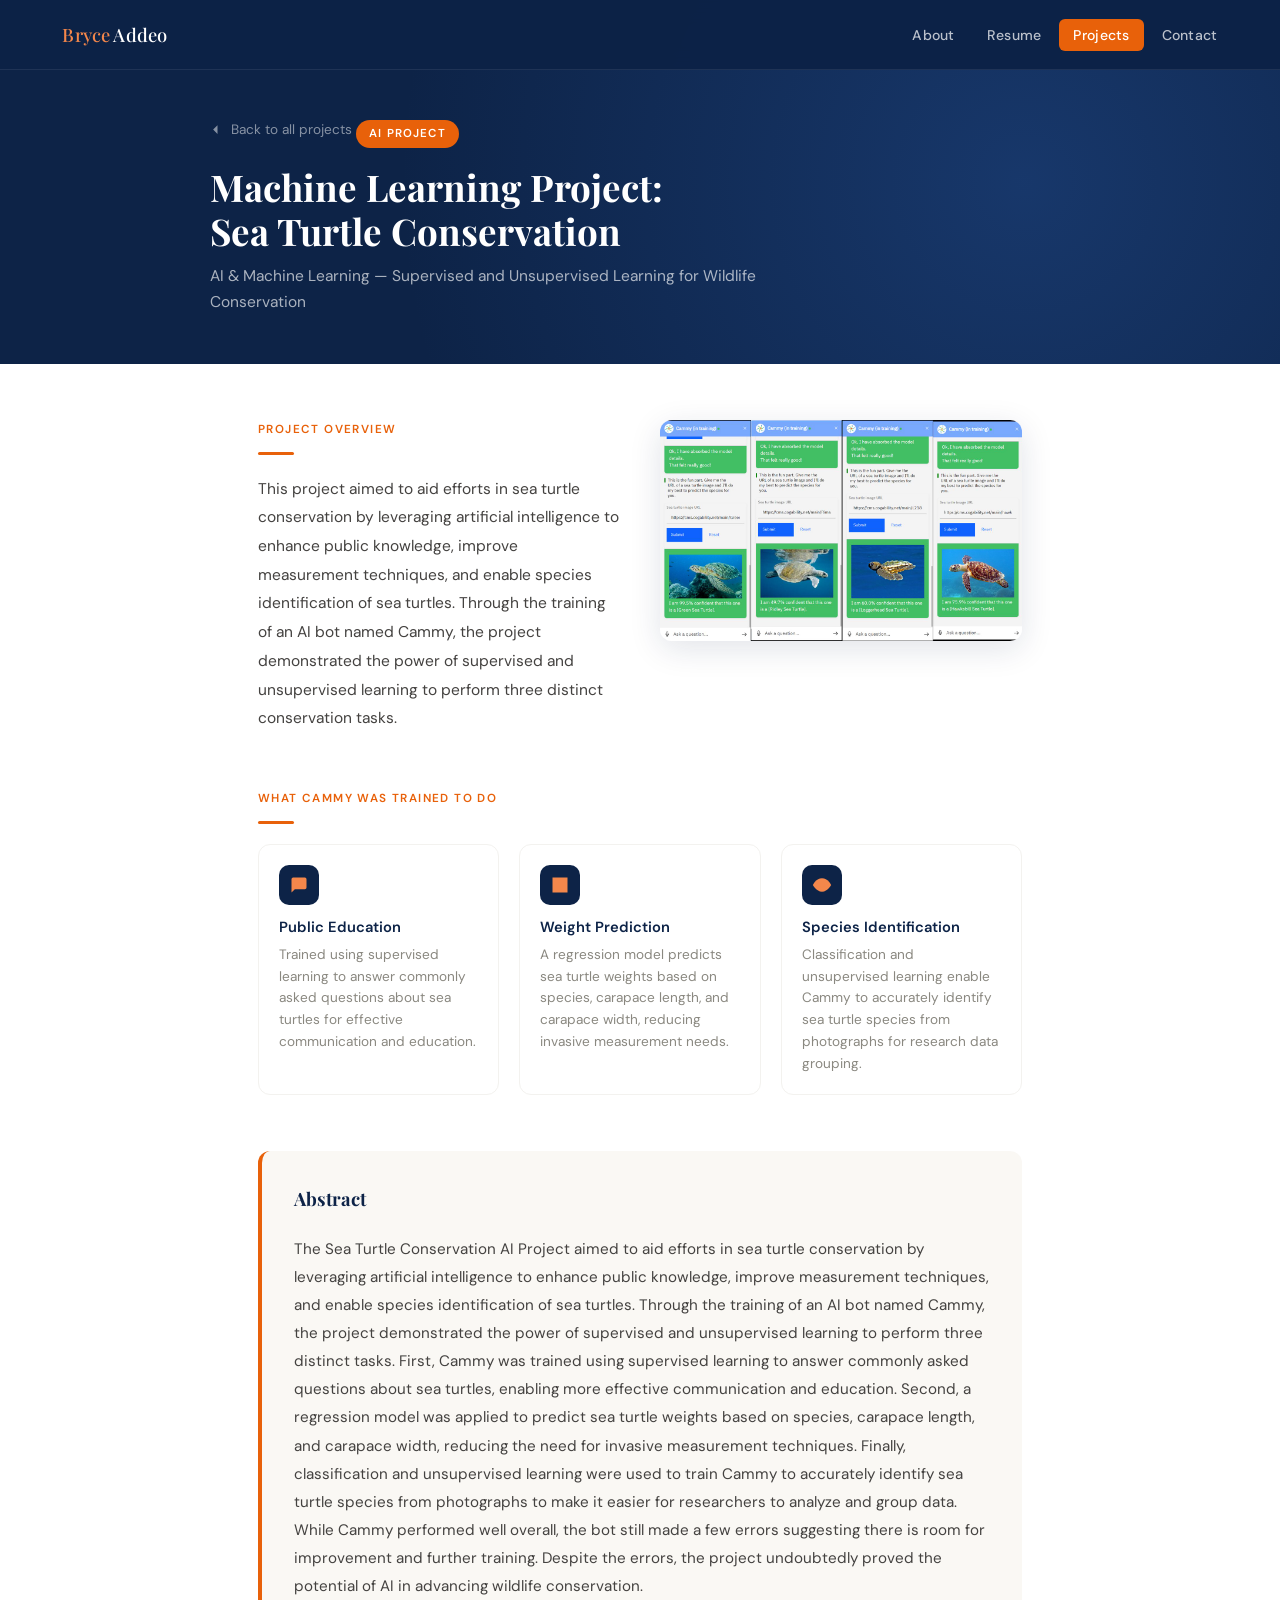
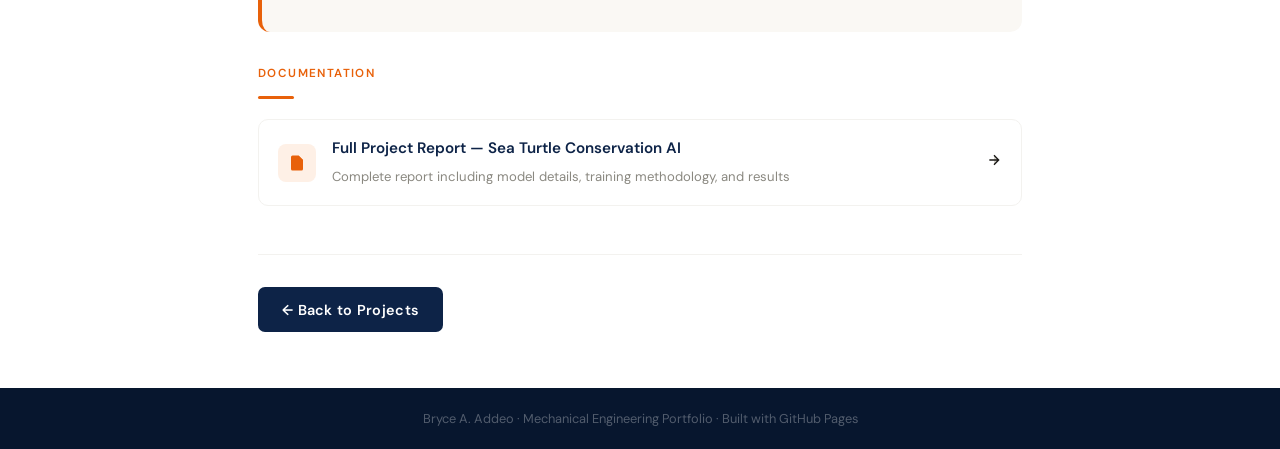
<file: projects/sea-turtle-ml.html>
<!DOCTYPE html>
<html lang="en">
<head>
  <meta charset="UTF-8" />
  <meta name="viewport" content="width=device-width, initial-scale=1.0" />
  <title>Sea Turtle Conservation AI Project — Bryce Addeo Portfolio</title>
  <link rel="stylesheet" href="../css/style.css" />
  <style>

    .intro-grid {
      display: grid;
      grid-template-columns: 1fr 1fr;
      gap: 2.5rem;
      align-items: start;
      margin-bottom: 3.5rem;
    }

    .intro-text p {
      color: var(--gray-700);
      font-size: 0.97rem;
      line-height: 1.85;
    }

    .intro-img {
      border-radius: 12px;
      overflow: hidden;
      box-shadow: 0 8px 32px rgba(13,35,71,0.12);
    }

    .intro-img img {
      width: 100%;
      display: block;
      object-fit: cover;
    }

    .abstract-box {
      background: var(--cream);
      border-radius: 12px;
      padding: 2rem;
      margin-bottom: 2rem;
      border-left: 4px solid var(--orange);
    }

    .abstract-box h3 {
      font-family: 'Playfair Display', serif;
      font-size: 1.15rem;
      color: var(--navy);
      margin-bottom: 1.25rem;
    }

    .abstract-box p {
      font-size: 0.95rem;
      color: var(--gray-700);
      line-height: 1.85;
    }

    .tasks-grid {
      display: grid;
      grid-template-columns: repeat(3, 1fr);
      gap: 1.25rem;
      margin-bottom: 3.5rem;
    }

    .task-card {
      background: var(--white);
      border: 1.5px solid var(--gray-100);
      border-radius: 12px;
      padding: 1.25rem;
      transition: box-shadow 0.18s, border-color 0.18s;
    }

    .task-card:hover {
      box-shadow: 0 6px 24px rgba(13,35,71,0.09);
      border-color: var(--orange);
    }

    .task-icon {
      width: 40px;
      height: 40px;
      border-radius: 10px;
      background: var(--navy);
      display: flex;
      align-items: center;
      justify-content: center;
      margin-bottom: 0.85rem;
    }

    .task-icon svg { width: 20px; height: 20px; fill: var(--orange-light); }

    .task-card h4 {
      font-size: 0.92rem;
      font-weight: 600;
      color: var(--navy);
      margin-bottom: 0.4rem;
      line-height: 1.3;
    }

    .task-card p {
      font-size: 0.85rem;
      color: var(--gray-500);
      line-height: 1.6;
    }

    @media (max-width: 700px) {
      .intro-grid { grid-template-columns: 1fr; }
      .tasks-grid { grid-template-columns: 1fr; }
    }
  </style>
</head>
<body>

<nav>
  <a href="../index.html" class="nav-brand"><em>Bryce</em> Addeo</a>
  <ul>
    <li><a href="../index.html#hero">About</a></li>
    <li><a href="../index.html#resume">Resume</a></li>
    <li><a href="../index.html#projects" class="active">Projects</a></li>
    <li><a href="../index.html#contact">Contact</a></li>
  </ul>
</nav>

<div class="page-banner">
  <div class="page-banner-inner">
    <a href="../index.html#projects" class="back-link">
      <svg viewBox="0 0 24 24"><path d="M19 12H5M12 19l-7-7 7-7"/></svg>
      Back to all projects
    </a>
    <div class="page-tag">AI Project</div>
    <h1>Machine Learning Project:<br>Sea Turtle Conservation</h1>
    <p>AI &amp; Machine Learning &mdash; Supervised and Unsupervised Learning for Wildlife Conservation</p>
  </div>
</div>

<div class="page-content">

  <!-- Intro + Image -->
  <div class="intro-grid">
    <div class="intro-text">
      <div class="content-label">Project Overview</div>
      <div class="divider"></div>
      <p>
        This project aimed to aid efforts in sea turtle conservation by leveraging artificial intelligence
        to enhance public knowledge, improve measurement techniques, and enable species identification of
        sea turtles. Through the training of an AI bot named Cammy, the project demonstrated the power of
        supervised and unsupervised learning to perform three distinct conservation tasks.
      </p>
    </div>
    <div class="intro-img">
      <img src="../images/sea_turtle_cammy.png" alt="Cammy AI bot identifying four species of sea turtles from photographs" />
    </div>
  </div>

  <!-- Three Tasks -->
  <div class="content-label">What Cammy Was Trained To Do</div>
  <div class="divider"></div>
  <div class="tasks-grid">
    <div class="task-card">
      <div class="task-icon">
        <svg viewBox="0 0 24 24"><path d="M21 15a2 2 0 0 1-2 2H7l-4 4V5a2 2 0 0 1 2-2h14a2 2 0 0 1 2 2z"/></svg>
      </div>
      <h4>Public Education</h4>
      <p>Trained using supervised learning to answer commonly asked questions about sea turtles for effective communication and education.</p>
    </div>
    <div class="task-card">
      <div class="task-icon">
        <svg viewBox="0 0 24 24"><path d="M3 3h18v18H3zM3 9h18M3 15h18M9 3v18M15 3v18"/></svg>
      </div>
      <h4>Weight Prediction</h4>
      <p>A regression model predicts sea turtle weights based on species, carapace length, and carapace width, reducing invasive measurement needs.</p>
    </div>
    <div class="task-card">
      <div class="task-icon">
        <svg viewBox="0 0 24 24"><path d="M1 12s4-8 11-8 11 8 11 8-4 8-11 8-11-8-11-8z"/><circle cx="12" cy="12" r="3"/></svg>
      </div>
      <h4>Species Identification</h4>
      <p>Classification and unsupervised learning enable Cammy to accurately identify sea turtle species from photographs for research data grouping.</p>
    </div>
  </div>

  <!-- Abstract -->
  <div class="abstract-box">
    <h3>Abstract</h3>
    <p>
      The Sea Turtle Conservation AI Project aimed to aid efforts in sea turtle conservation by leveraging
      artificial intelligence to enhance public knowledge, improve measurement techniques, and enable
      species identification of sea turtles. Through the training of an AI bot named Cammy, the project
      demonstrated the power of supervised and unsupervised learning to perform three distinct tasks.
      First, Cammy was trained using supervised learning to answer commonly asked questions about sea
      turtles, enabling more effective communication and education. Second, a regression model was applied
      to predict sea turtle weights based on species, carapace length, and carapace width, reducing the
      need for invasive measurement techniques. Finally, classification and unsupervised learning were
      used to train Cammy to accurately identify sea turtle species from photographs to make it easier
      for researchers to analyze and group data. While Cammy performed well overall, the bot still made
      a few errors suggesting there is room for improvement and further training. Despite the errors, the
      project undoubtedly proved the potential of AI in advancing wildlife conservation.
    </p>
  </div>

  <!-- Report Link -->
  <div class="content-label">Documentation</div>
  <div class="divider"></div>
  <ul class="doc-list" style="margin-bottom: 2rem;">
    <li>
      <a href="../pdfs/Addeob_Sea_Turtle_Conservation_AI_Project.pdf" target="_blank" class="doc-link">
        <div class="doc-icon">
          <svg viewBox="0 0 24 24"><path d="M14 2H6a2 2 0 0 0-2 2v16a2 2 0 0 0 2 2h12a2 2 0 0 0 2-2V8z"/><polyline points="14 2 14 8 20 8"/></svg>
        </div>
        <div class="doc-info">
          <strong>Full Project Report — Sea Turtle Conservation AI</strong>
          <span>Complete report including model details, training methodology, and results</span>
        </div>
        <div class="doc-arrow">
          <svg viewBox="0 0 24 24" fill="none" stroke="currentColor" stroke-width="2"><path d="M5 12h14M12 5l7 7-7 7"/></svg>
        </div>
      </a>
    </li>
  </ul>

  <div class="page-nav">
    <a href="../index.html#projects" class="btn btn-navy">&larr; Back to Projects</a>
  </div>

</div>

<footer>
  <p>Bryce A. Addeo &middot; Mechanical Engineering Portfolio &middot; Built with GitHub Pages</p>
</footer>

</body>
</html>
</file>
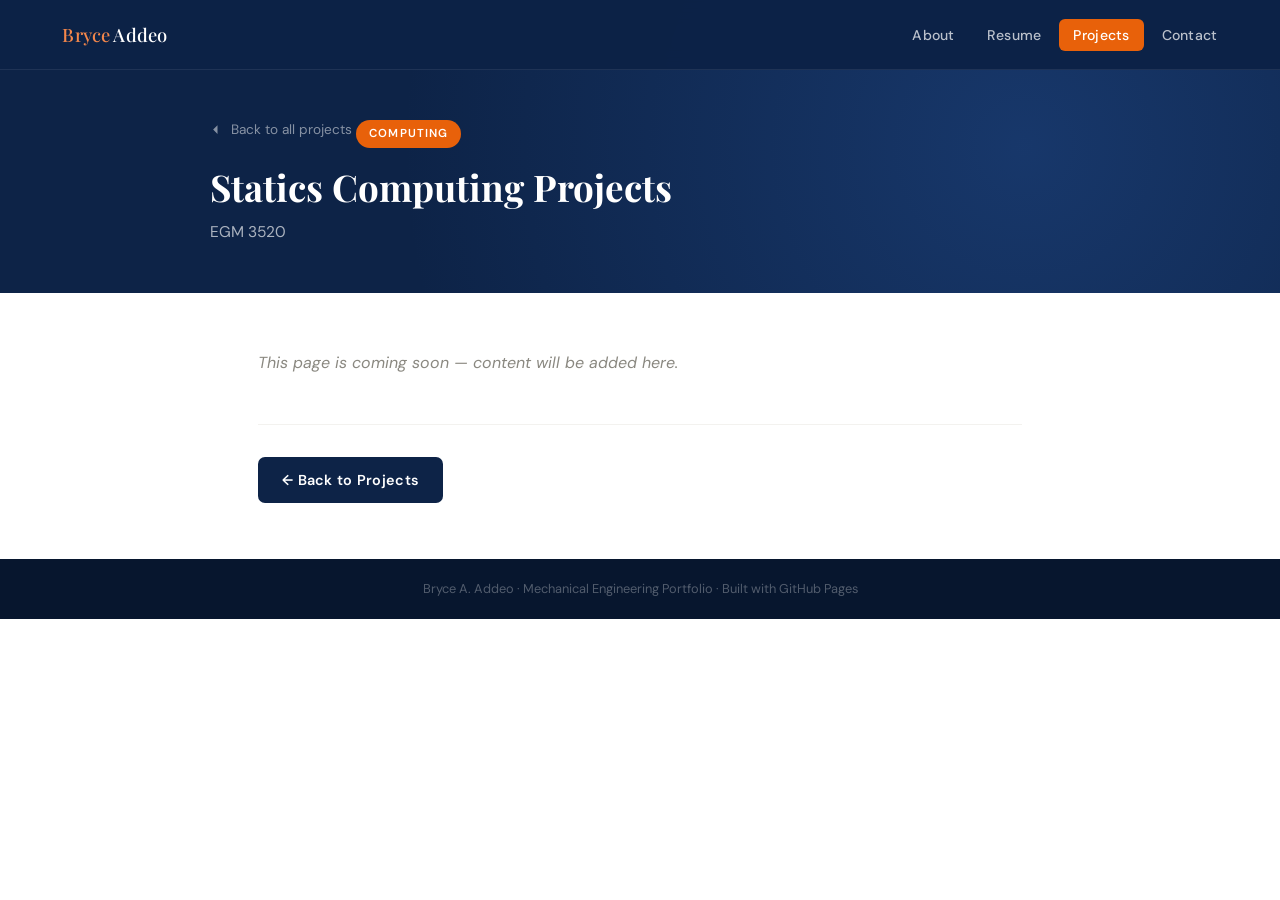
<file: projects/statics-computing.html>
<!DOCTYPE html>
<html lang="en">
<head>
  <meta charset="UTF-8" />
  <meta name="viewport" content="width=device-width, initial-scale=1.0" />
  <title>Statics Computing Projects — Bryce Addeo Portfolio</title>
  <link rel="stylesheet" href="../css/style.css" />
</head>
<body>

<nav>
  <a href="../index.html" class="nav-brand"><em>Bryce</em> Addeo</a>
  <ul>
    <li><a href="../index.html#hero">About</a></li>
    <li><a href="../index.html#resume">Resume</a></li>
    <li><a href="../index.html#projects" class="active">Projects</a></li>
    <li><a href="../index.html#contact">Contact</a></li>
  </ul>
</nav>

<div class="page-banner">
  <div class="page-banner-inner">
    <a href="../index.html#projects" class="back-link">
      <svg viewBox="0 0 24 24"><path d="M19 12H5M12 19l-7-7 7-7"/></svg>
      Back to all projects
    </a>
    <div class="page-tag">Computing</div>
    <h1>Statics Computing Projects</h1>
    <p>EGM 3520</p>
  </div>
</div>

<div class="page-content">
  <p style="color: var(--gray-500); font-style: italic;">
    This page is coming soon — content will be added here.
  </p>
  <div class="page-nav">
    <a href="../index.html#projects" class="btn btn-navy">&larr; Back to Projects</a>
  </div>
</div>

<footer>
  <p>Bryce A. Addeo &middot; Mechanical Engineering Portfolio &middot; Built with GitHub Pages</p>
</footer>

</body>
</html>
</file>
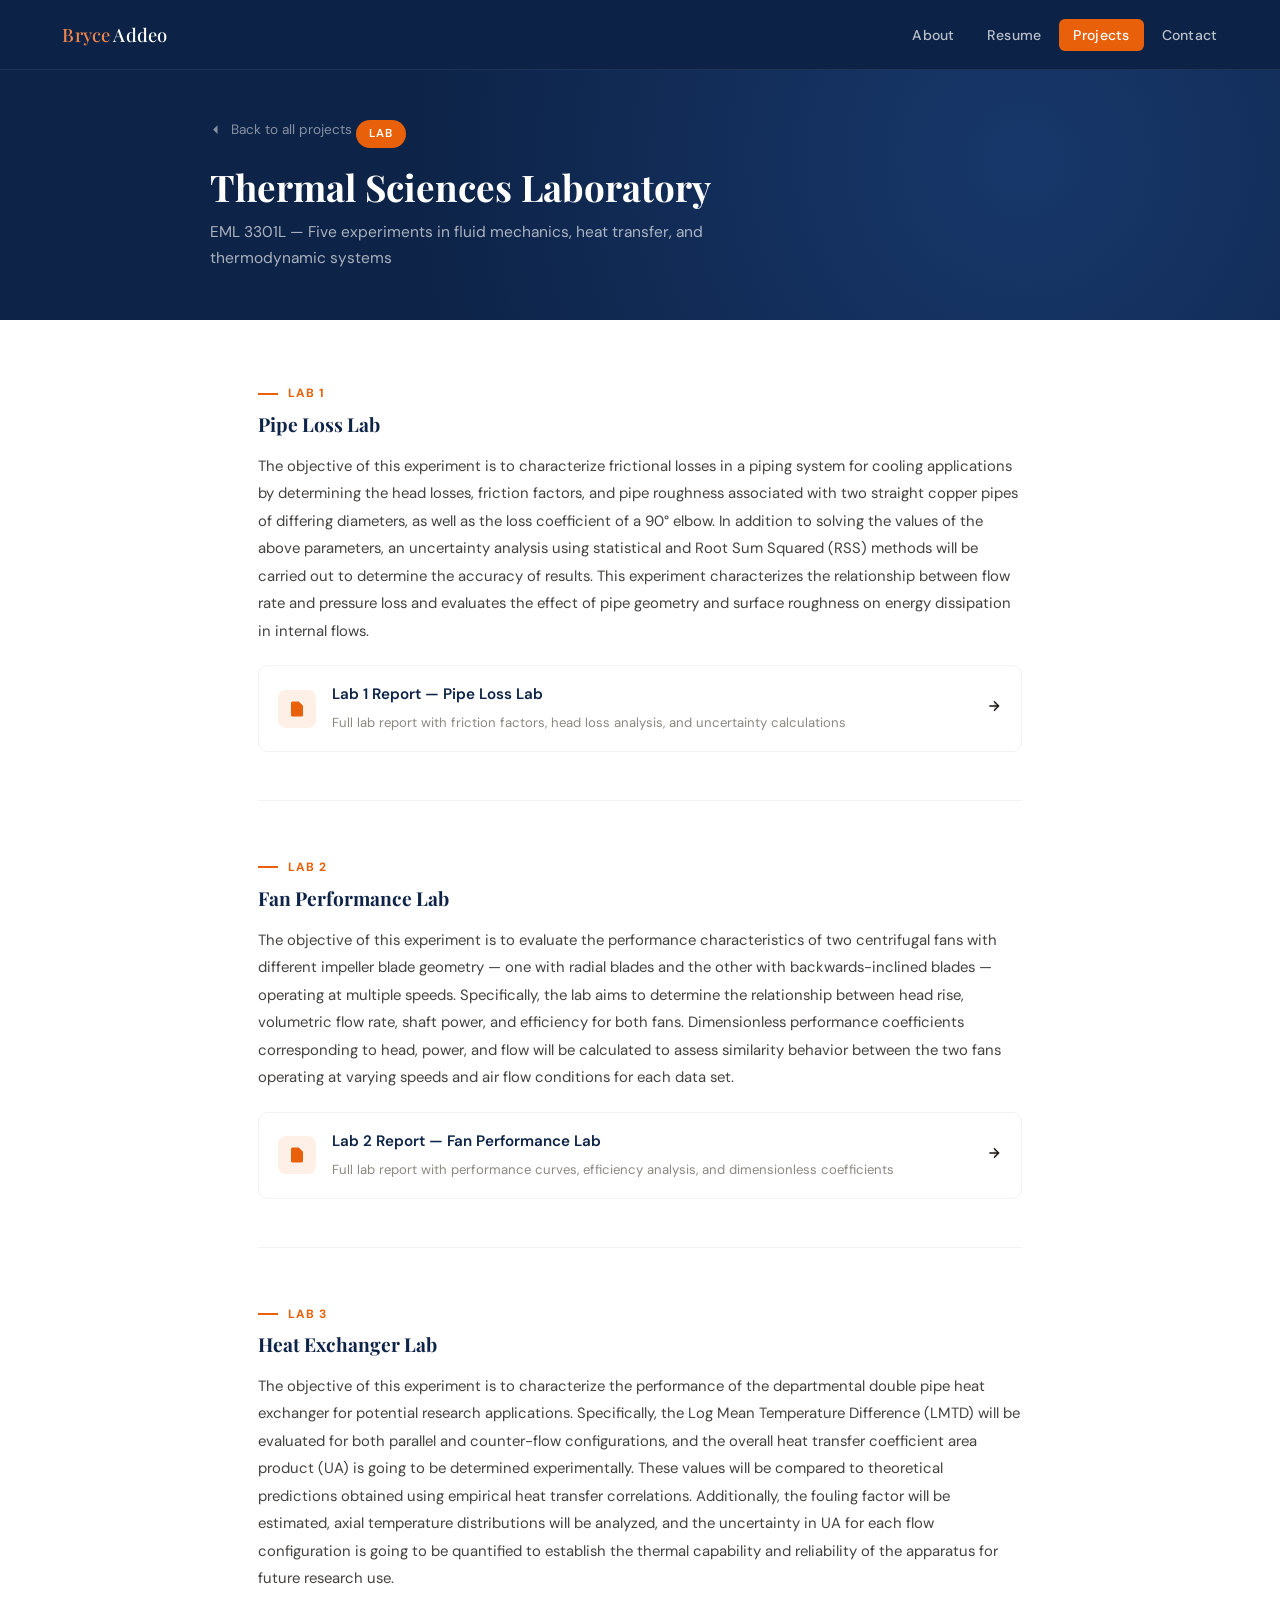
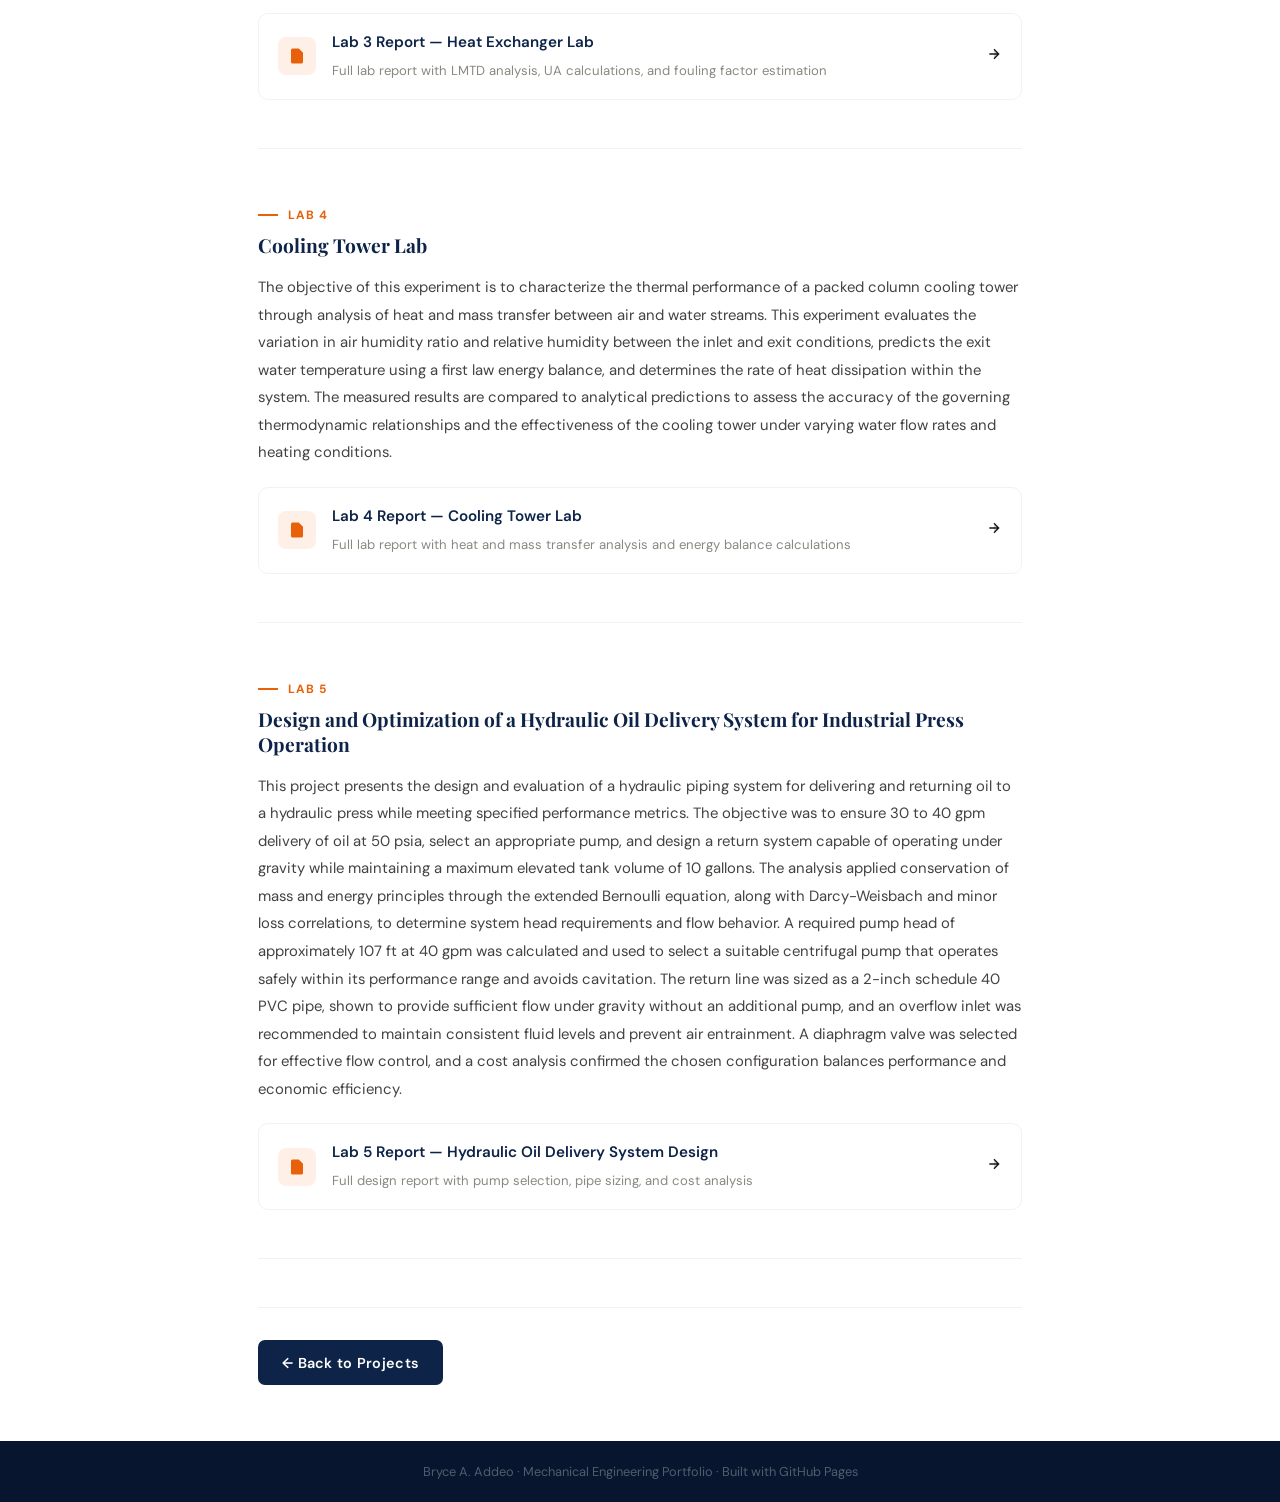
<file: projects/thermal-sciences-lab.html>
<!DOCTYPE html>
<html lang="en">
<head>
  <meta charset="UTF-8" />
  <meta name="viewport" content="width=device-width, initial-scale=1.0" />
  <title>Thermal Sciences Laboratory — Bryce Addeo Portfolio</title>
  <link rel="stylesheet" href="../css/style.css" />
  <style>

    .lab-entry {
      margin-bottom: 3rem;
      padding-bottom: 3rem;
      border-bottom: 1px solid var(--gray-100);
    }

    .lab-entry:last-of-type {
      border-bottom: none;
    }

    .lab-number {
      display: inline-flex;
      align-items: center;
      gap: 0.6rem;
      font-size: 0.75rem;
      font-weight: 700;
      letter-spacing: 0.1em;
      text-transform: uppercase;
      color: var(--orange);
      margin-bottom: 0.5rem;
    }

    .lab-number::before {
      content: '';
      display: block;
      width: 20px;
      height: 2px;
      background: var(--orange);
    }

    .lab-title {
      font-family: 'Playfair Display', serif;
      font-size: 1.2rem;
      color: var(--navy);
      font-weight: 700;
      margin-bottom: 1rem;
      line-height: 1.3;
    }

    .lab-abstract {
      font-size: 0.93rem;
      color: var(--gray-700);
      line-height: 1.85;
      margin-bottom: 1.25rem;
      max-width: 780px;
    }

  </style>
</head>
<body>

<nav>
  <a href="../index.html" class="nav-brand"><em>Bryce</em> Addeo</a>
  <ul>
    <li><a href="../index.html#hero">About</a></li>
    <li><a href="../index.html#resume">Resume</a></li>
    <li><a href="../index.html#projects" class="active">Projects</a></li>
    <li><a href="../index.html#contact">Contact</a></li>
  </ul>
</nav>

<div class="page-banner">
  <div class="page-banner-inner">
    <a href="../index.html#projects" class="back-link">
      <svg viewBox="0 0 24 24"><path d="M19 12H5M12 19l-7-7 7-7"/></svg>
      Back to all projects
    </a>
    <div class="page-tag">Lab</div>
    <h1>Thermal Sciences Laboratory</h1>
    <p>EML 3301L &mdash; Five experiments in fluid mechanics, heat transfer, and thermodynamic systems</p>
  </div>
</div>

<div class="page-content">

  <!-- Lab 1 -->
  <div class="lab-entry">
    <div class="lab-number">Lab 1</div>
    <div class="lab-title">Pipe Loss Lab</div>
    <p class="lab-abstract">
      The objective of this experiment is to characterize frictional losses in a piping system for cooling
      applications by determining the head losses, friction factors, and pipe roughness associated with two
      straight copper pipes of differing diameters, as well as the loss coefficient of a 90° elbow. In
      addition to solving the values of the above parameters, an uncertainty analysis using statistical and
      Root Sum Squared (RSS) methods will be carried out to determine the accuracy of results. This
      experiment characterizes the relationship between flow rate and pressure loss and evaluates the effect
      of pipe geometry and surface roughness on energy dissipation in internal flows.
    </p>
    <a href="../pdfs/Group_T9A_Pipe_Loss_Lab_Report.pdf" target="_blank" class="doc-link">
      <div class="doc-icon">
        <svg viewBox="0 0 24 24"><path d="M14 2H6a2 2 0 0 0-2 2v16a2 2 0 0 0 2 2h12a2 2 0 0 0 2-2V8z"/><polyline points="14 2 14 8 20 8"/></svg>
      </div>
      <div class="doc-info">
        <strong>Lab 1 Report — Pipe Loss Lab</strong>
        <span>Full lab report with friction factors, head loss analysis, and uncertainty calculations</span>
      </div>
      <div class="doc-arrow">
        <svg viewBox="0 0 24 24" fill="none" stroke="currentColor" stroke-width="2"><path d="M5 12h14M12 5l7 7-7 7"/></svg>
      </div>
    </a>
  </div>

  <!-- Lab 2 -->
  <div class="lab-entry">
    <div class="lab-number">Lab 2</div>
    <div class="lab-title">Fan Performance Lab</div>
    <p class="lab-abstract">
      The objective of this experiment is to evaluate the performance characteristics of two centrifugal
      fans with different impeller blade geometry — one with radial blades and the other with
      backwards-inclined blades — operating at multiple speeds. Specifically, the lab aims to determine
      the relationship between head rise, volumetric flow rate, shaft power, and efficiency for both fans.
      Dimensionless performance coefficients corresponding to head, power, and flow will be calculated to
      assess similarity behavior between the two fans operating at varying speeds and air flow conditions
      for each data set.
    </p>
    <a href="../pdfs/Group_T9A_Fan_Performance_Lab_Report.pdf" target="_blank" class="doc-link">
      <div class="doc-icon">
        <svg viewBox="0 0 24 24"><path d="M14 2H6a2 2 0 0 0-2 2v16a2 2 0 0 0 2 2h12a2 2 0 0 0 2-2V8z"/><polyline points="14 2 14 8 20 8"/></svg>
      </div>
      <div class="doc-info">
        <strong>Lab 2 Report — Fan Performance Lab</strong>
        <span>Full lab report with performance curves, efficiency analysis, and dimensionless coefficients</span>
      </div>
      <div class="doc-arrow">
        <svg viewBox="0 0 24 24" fill="none" stroke="currentColor" stroke-width="2"><path d="M5 12h14M12 5l7 7-7 7"/></svg>
      </div>
    </a>
  </div>

  <!-- Lab 3 -->
  <div class="lab-entry">
    <div class="lab-number">Lab 3</div>
    <div class="lab-title">Heat Exchanger Lab</div>
    <p class="lab-abstract">
      The objective of this experiment is to characterize the performance of the departmental double pipe
      heat exchanger for potential research applications. Specifically, the Log Mean Temperature Difference
      (LMTD) will be evaluated for both parallel and counter-flow configurations, and the overall heat
      transfer coefficient area product (UA) is going to be determined experimentally. These values will
      be compared to theoretical predictions obtained using empirical heat transfer correlations.
      Additionally, the fouling factor will be estimated, axial temperature distributions will be analyzed,
      and the uncertainty in UA for each flow configuration is going to be quantified to establish the
      thermal capability and reliability of the apparatus for future research use.
    </p>
    <a href="../pdfs/Team_T9A_Heat_Exchanger_Lab_Report.pdf" target="_blank" class="doc-link">
      <div class="doc-icon">
        <svg viewBox="0 0 24 24"><path d="M14 2H6a2 2 0 0 0-2 2v16a2 2 0 0 0 2 2h12a2 2 0 0 0 2-2V8z"/><polyline points="14 2 14 8 20 8"/></svg>
      </div>
      <div class="doc-info">
        <strong>Lab 3 Report — Heat Exchanger Lab</strong>
        <span>Full lab report with LMTD analysis, UA calculations, and fouling factor estimation</span>
      </div>
      <div class="doc-arrow">
        <svg viewBox="0 0 24 24" fill="none" stroke="currentColor" stroke-width="2"><path d="M5 12h14M12 5l7 7-7 7"/></svg>
      </div>
    </a>
  </div>

  <!-- Lab 4 -->
  <div class="lab-entry">
    <div class="lab-number">Lab 4</div>
    <div class="lab-title">Cooling Tower Lab</div>
    <p class="lab-abstract">
      The objective of this experiment is to characterize the thermal performance of a packed column
      cooling tower through analysis of heat and mass transfer between air and water streams. This
      experiment evaluates the variation in air humidity ratio and relative humidity between the inlet
      and exit conditions, predicts the exit water temperature using a first law energy balance, and
      determines the rate of heat dissipation within the system. The measured results are compared to
      analytical predictions to assess the accuracy of the governing thermodynamic relationships and
      the effectiveness of the cooling tower under varying water flow rates and heating conditions.
    </p>
    <a href="../pdfs/Team_T9A_Cooling_Tower_Lab_Report.pdf" target="_blank" class="doc-link">
      <div class="doc-icon">
        <svg viewBox="0 0 24 24"><path d="M14 2H6a2 2 0 0 0-2 2v16a2 2 0 0 0 2 2h12a2 2 0 0 0 2-2V8z"/><polyline points="14 2 14 8 20 8"/></svg>
      </div>
      <div class="doc-info">
        <strong>Lab 4 Report — Cooling Tower Lab</strong>
        <span>Full lab report with heat and mass transfer analysis and energy balance calculations</span>
      </div>
      <div class="doc-arrow">
        <svg viewBox="0 0 24 24" fill="none" stroke="currentColor" stroke-width="2"><path d="M5 12h14M12 5l7 7-7 7"/></svg>
      </div>
    </a>
  </div>

  <!-- Lab 5 -->
  <div class="lab-entry">
    <div class="lab-number">Lab 5</div>
    <div class="lab-title">Design and Optimization of a Hydraulic Oil Delivery System for Industrial Press Operation</div>
    <p class="lab-abstract">
      This project presents the design and evaluation of a hydraulic piping system for delivering and
      returning oil to a hydraulic press while meeting specified performance metrics. The objective was
      to ensure 30 to 40 gpm delivery of oil at 50 psia, select an appropriate pump, and design a return
      system capable of operating under gravity while maintaining a maximum elevated tank volume of 10
      gallons. The analysis applied conservation of mass and energy principles through the extended
      Bernoulli equation, along with Darcy-Weisbach and minor loss correlations, to determine system head
      requirements and flow behavior. A required pump head of approximately 107 ft at 40 gpm was
      calculated and used to select a suitable centrifugal pump that operates safely within its performance
      range and avoids cavitation. The return line was sized as a 2-inch schedule 40 PVC pipe, shown to
      provide sufficient flow under gravity without an additional pump, and an overflow inlet was
      recommended to maintain consistent fluid levels and prevent air entrainment. A diaphragm valve was
      selected for effective flow control, and a cost analysis confirmed the chosen configuration balances
      performance and economic efficiency.
    </p>
    <a href="../pdfs/Team_T9A_Design_Project_Report.pdf" target="_blank" class="doc-link">
      <div class="doc-icon">
        <svg viewBox="0 0 24 24"><path d="M14 2H6a2 2 0 0 0-2 2v16a2 2 0 0 0 2 2h12a2 2 0 0 0 2-2V8z"/><polyline points="14 2 14 8 20 8"/></svg>
      </div>
      <div class="doc-info">
        <strong>Lab 5 Report — Hydraulic Oil Delivery System Design</strong>
        <span>Full design report with pump selection, pipe sizing, and cost analysis</span>
      </div>
      <div class="doc-arrow">
        <svg viewBox="0 0 24 24" fill="none" stroke="currentColor" stroke-width="2"><path d="M5 12h14M12 5l7 7-7 7"/></svg>
      </div>
    </a>
  </div>

  <div class="page-nav">
    <a href="../index.html#projects" class="btn btn-navy">&larr; Back to Projects</a>
  </div>

</div>

<footer>
  <p>Bryce A. Addeo &middot; Mechanical Engineering Portfolio &middot; Built with GitHub Pages</p>
</footer>

</body>
</html>
</file>
<file: css/style.css>
@import url('https://fonts.googleapis.com/css2?family=Playfair+Display:wght@600;700&family=DM+Sans:wght@300;400;500;600&display=swap');

:root {
  --navy: #0D2347;
  --navy-mid: #1A3A6B;
  --navy-light: #2756A0;
  --orange: #E8610A;
  --orange-light: #F4874B;
  --orange-pale: #FEF0E6;
  --cream: #FAF8F4;
  --white: #FFFFFF;
  --gray-100: #F3F2EF;
  --gray-300: #D4D2CC;
  --gray-500: #8A8880;
  --gray-700: #444240;
  --text: #1A1816;
  --nav-h: 70px;
}

*, *::before, *::after { margin: 0; padding: 0; box-sizing: border-box; }
html { scroll-behavior: smooth; font-size: 16px; }

body {
  font-family: 'DM Sans', sans-serif;
  color: var(--text);
  background: var(--white);
  line-height: 1.7;
  -webkit-font-smoothing: antialiased;
}

/* ── NAV ── */
nav {
  position: fixed;
  top: 0; left: 0; right: 0;
  height: var(--nav-h);
  background: rgba(13, 35, 71, 0.97);
  backdrop-filter: blur(10px);
  display: flex;
  align-items: center;
  justify-content: space-between;
  padding: 0 3rem;
  z-index: 200;
  border-bottom: 1px solid rgba(255,255,255,0.08);
}

.nav-brand {
  font-family: 'Playfair Display', serif;
  font-size: 1.15rem;
  color: var(--white);
  text-decoration: none;
  letter-spacing: 0.01em;
}

.nav-brand em {
  font-style: normal;
  color: var(--orange-light);
}

nav ul { list-style: none; display: flex; gap: 0.2rem; }

nav a {
  text-decoration: none;
  color: rgba(255,255,255,0.72);
  font-size: 0.88rem;
  font-weight: 500;
  letter-spacing: 0.02em;
  padding: 0.45rem 0.9rem;
  border-radius: 6px;
  transition: all 0.16s;
}

nav a:hover { color: var(--white); background: rgba(255,255,255,0.1); }
nav a.active { color: var(--white); background: var(--orange); }

/* ── HERO ── */
#hero {
  min-height: 100vh;
  padding-top: var(--nav-h);
  background: var(--navy);
  display: flex;
  align-items: center;
  overflow: hidden;
  position: relative;
}

/* Subtle geometric background pattern */
#hero::before {
  content: '';
  position: absolute;
  inset: 0;
  background-image:
    radial-gradient(circle at 75% 50%, rgba(39, 86, 160, 0.35) 0%, transparent 55%),
    radial-gradient(circle at 20% 80%, rgba(232, 97, 10, 0.12) 0%, transparent 40%);
  pointer-events: none;
}

.hero-inner {
  position: relative;
  z-index: 1;
  max-width: 1060px;
  margin: 0 auto;
  padding: 4rem 3rem;
  display: grid;
  grid-template-columns: 1fr 340px;
  gap: 5rem;
  align-items: center;
}

.hero-text {}

.hero-eyebrow {
  display: inline-flex;
  align-items: center;
  gap: 0.6rem;
  font-size: 0.78rem;
  font-weight: 600;
  letter-spacing: 0.12em;
  text-transform: uppercase;
  color: var(--orange-light);
  margin-bottom: 1.2rem;
}

.hero-eyebrow::before {
  content: '';
  display: block;
  width: 28px;
  height: 2px;
  background: var(--orange);
}

.hero-text h1 {
  font-family: 'Playfair Display', serif;
  font-size: 3.4rem;
  font-weight: 700;
  color: var(--white);
  line-height: 1.15;
  margin-bottom: 0.5rem;
}

.hero-text h1 .last { color: var(--orange-light); }

.hero-degree {
  font-size: 1rem;
  font-weight: 400;
  color: rgba(255,255,255,0.55);
  margin-bottom: 2rem;
  letter-spacing: 0.01em;
}

.hero-bio {
  font-size: 0.97rem;
  font-weight: 300;
  color: rgba(255,255,255,0.82);
  line-height: 1.8;
  max-width: 560px;
  margin-bottom: 2.5rem;
}

.hero-actions { display: flex; gap: 0.85rem; flex-wrap: wrap; }

.btn {
  display: inline-block;
  padding: 0.65rem 1.5rem;
  border-radius: 7px;
  font-size: 0.9rem;
  font-weight: 600;
  text-decoration: none;
  letter-spacing: 0.02em;
  transition: transform 0.15s, box-shadow 0.15s, background 0.15s;
  cursor: pointer;
  border: none;
}
.btn:hover { transform: translateY(-2px); }
.btn:active { transform: translateY(0); }

.btn-orange {
  background: var(--orange);
  color: var(--white);
  box-shadow: 0 4px 16px rgba(232,97,10,0.35);
}
.btn-orange:hover { background: var(--orange-light); box-shadow: 0 6px 22px rgba(232,97,10,0.45); }

.btn-ghost {
  background: transparent;
  color: rgba(255,255,255,0.85);
  border: 1.5px solid rgba(255,255,255,0.3);
}
.btn-ghost:hover { border-color: rgba(255,255,255,0.7); color: var(--white); }

.btn-navy { background: var(--navy); color: var(--white); }
.btn-navy:hover { background: var(--navy-mid); }

/* Photo */
.hero-photo-wrap {
  position: relative;
  display: flex;
  justify-content: center;
}

.hero-photo-wrap::before {
  content: '';
  position: absolute;
  inset: -12px;
  border-radius: 18px;
  border: 2px solid rgba(232,97,10,0.3);
  transform: rotate(3deg);
}

.hero-photo {
  width: 100%;
  max-width: 420px;
  aspect-ratio: 3/4;
  object-fit: cover;
  object-position: center top;
  border-radius: 14px;
  display: block;
  position: relative;
  z-index: 1;
  box-shadow: 0 24px 60px rgba(0,0,0,0.5);
}

/* ── SECTION SHARED ── */
.section-wrap { padding: 5.5rem 3rem; }
.section-inner { max-width: 900px; margin: 0 auto; }

.section-eyebrow {
  font-size: 0.75rem;
  font-weight: 600;
  letter-spacing: 0.13em;
  text-transform: uppercase;
  color: var(--orange);
  display: flex;
  align-items: center;
  gap: 0.6rem;
  margin-bottom: 0.6rem;
}

.section-eyebrow::before {
  content: '';
  display: block;
  width: 24px;
  height: 2px;
  background: var(--orange);
}

.section-title {
  font-family: 'Playfair Display', serif;
  font-size: 2.2rem;
  font-weight: 700;
  color: var(--navy);
  margin-bottom: 2.5rem;
  line-height: 1.25;
}

/* ── RESUME ── */
#resume { background: var(--cream); }

.resume-embed {
  border-radius: 12px;
  overflow: hidden;
  border: 1px solid var(--gray-300);
  box-shadow: 0 8px 32px rgba(13,35,71,0.1);
  margin-bottom: 1.5rem;
}

.resume-embed iframe {
  display: block;
  width: 100%;
  height: 820px;
  border: none;
}

.resume-actions { display: flex; gap: 1rem; }

/* ── PROJECTS / LINKS ── */
#projects { background: var(--white); }

.projects-title {
  font-family: 'Playfair Display', serif;
  font-size: 1.6rem;
  font-weight: 700;
  color: var(--navy);
  margin-bottom: 0.35rem;
}

.projects-subtitle {
  font-size: 0.92rem;
  color: var(--gray-500);
  margin-bottom: 2.5rem;
}

.links-list { list-style: none; display: flex; flex-direction: column; }

.link-item a {
  display: flex;
  align-items: center;
  justify-content: space-between;
  padding: 1.1rem 0;
  border-bottom: 1px solid var(--gray-100);
  text-decoration: none;
  color: var(--navy);
  font-size: 1rem;
  font-weight: 500;
  transition: all 0.18s;
  gap: 1rem;
}

.link-item:first-child a { border-top: 1px solid var(--gray-100); }

.link-item a:hover { color: var(--orange); padding-left: 0.5rem; }

.link-item a:hover .link-arrow { transform: translateX(4px); color: var(--orange); }

.link-label { flex: 1; }

.link-tag {
  font-size: 0.73rem;
  font-weight: 600;
  letter-spacing: 0.08em;
  text-transform: uppercase;
  padding: 0.22rem 0.65rem;
  border-radius: 20px;
  flex-shrink: 0;
}

.tag-work { background: #EBF3FF; color: var(--navy-light); }
.tag-project { background: var(--orange-pale); color: var(--orange); }
.tag-lab { background: #EDF7F0; color: #1A6B3A; }
.tag-computing { background: #F3EDFA; color: #5E3A9A; }

.link-arrow {
  width: 18px;
  height: 18px;
  flex-shrink: 0;
  color: var(--gray-300);
  transition: transform 0.18s, color 0.18s;
}

/* ── CONTACT / FOOTER ── */
#contact {
  background: var(--navy);
  padding: 4rem 3rem;
  text-align: center;
  color: var(--white);
}

#contact .section-eyebrow { justify-content: center; color: var(--orange-light); }
#contact .section-eyebrow::before { background: var(--orange-light); }

#contact h2 {
  font-family: 'Playfair Display', serif;
  font-size: 2rem;
  color: var(--white);
  margin-bottom: 0.75rem;
}

#contact p {
  color: rgba(255,255,255,0.65);
  font-size: 0.97rem;
  margin-bottom: 2rem;
}

.contact-links { display: flex; gap: 0.75rem; justify-content: center; flex-wrap: wrap; }

.contact-link {
  display: inline-flex;
  align-items: center;
  gap: 0.5rem;
  padding: 0.6rem 1.3rem;
  border-radius: 8px;
  border: 1.5px solid rgba(255,255,255,0.2);
  color: rgba(255,255,255,0.85);
  text-decoration: none;
  font-size: 0.9rem;
  font-weight: 500;
  transition: all 0.16s;
}

.contact-link:hover { border-color: var(--orange-light); color: var(--white); background: rgba(255,255,255,0.07); }

.contact-link svg { width: 16px; height: 16px; fill: var(--orange-light); }

footer {
  background: #07162E;
  text-align: center;
  padding: 1.2rem;
  font-size: 0.8rem;
  color: rgba(255,255,255,0.3);
}

/* ── PROJECT DETAIL PAGES ── */
.page-banner {
  background: var(--navy);
  padding: calc(var(--nav-h) + 3rem) 3rem 3rem;
  position: relative;
  overflow: hidden;
}

.page-banner::after {
  content: '';
  position: absolute;
  inset: 0;
  background: radial-gradient(circle at 80% 50%, rgba(39,86,160,0.4) 0%, transparent 60%);
  pointer-events: none;
}

.page-banner-inner { max-width: 860px; margin: 0 auto; position: relative; z-index: 1; }

.back-link {
  display: inline-flex;
  align-items: center;
  gap: 0.4rem;
  color: rgba(255,255,255,0.5);
  text-decoration: none;
  font-size: 0.85rem;
  margin-bottom: 1.5rem;
  transition: color 0.15s;
}
.back-link:hover { color: var(--orange-light); }
.back-link svg { width: 15px; height: 15px; fill: currentColor; }

.page-tag {
  display: inline-block;
  font-size: 0.72rem;
  font-weight: 600;
  letter-spacing: 0.1em;
  text-transform: uppercase;
  padding: 0.28rem 0.8rem;
  border-radius: 20px;
  background: var(--orange);
  color: var(--white);
  margin-bottom: 1rem;
}

.page-banner h1 {
  font-family: 'Playfair Display', serif;
  font-size: 2.3rem;
  color: var(--white);
  line-height: 1.2;
  margin-bottom: 0.6rem;
}

.page-banner p {
  color: rgba(255,255,255,0.65);
  font-size: 0.97rem;
  max-width: 600px;
}

.page-content {
  max-width: 860px;
  margin: 0 auto;
  padding: 3.5rem 3rem;
}

.content-section { margin-bottom: 3rem; }

.content-label {
  font-size: 0.73rem;
  font-weight: 600;
  letter-spacing: 0.12em;
  text-transform: uppercase;
  color: var(--orange);
  margin-bottom: 0.75rem;
}

.content-section h2 {
  font-family: 'Playfair Display', serif;
  font-size: 1.45rem;
  color: var(--navy);
  margin-bottom: 0.75rem;
}

.divider { width: 36px; height: 3px; background: var(--orange); border-radius: 2px; margin-bottom: 1.25rem; }

.content-section p { color: var(--gray-700); font-size: 0.97rem; line-height: 1.8; }

/* PDF doc list */
.doc-list { list-style: none; display: flex; flex-direction: column; gap: 0.65rem; }

.doc-link {
  display: flex;
  align-items: center;
  gap: 1rem;
  padding: 1rem 1.2rem;
  border: 1.5px solid var(--gray-100);
  border-radius: 10px;
  text-decoration: none;
  color: inherit;
  background: var(--white);
  transition: border-color 0.15s, box-shadow 0.15s, transform 0.15s;
}

.doc-link:hover {
  border-color: var(--orange);
  box-shadow: 0 4px 18px rgba(232,97,10,0.1);
  transform: translateX(4px);
}

.doc-icon {
  width: 38px; height: 38px;
  border-radius: 8px;
  background: var(--orange-pale);
  display: flex; align-items: center; justify-content: center;
  flex-shrink: 0;
}

.doc-icon svg { width: 18px; height: 18px; fill: var(--orange); }
.doc-info { flex: 1; }
.doc-info strong { display: block; font-size: 0.95rem; color: var(--navy); font-weight: 600; }
.doc-info span { font-size: 0.82rem; color: var(--gray-500); }
.doc-arrow svg { width: 16px; height: 16px; fill: var(--gray-300); }

.page-nav {
  display: flex;
  justify-content: flex-start;
  margin-top: 3rem;
  padding-top: 2rem;
  border-top: 1px solid var(--gray-100);
}

/* ── RESPONSIVE ── */
@media (max-width: 760px) {
  .hero-inner { grid-template-columns: 1fr; gap: 2.5rem; padding: 2.5rem 1.5rem; }
  .hero-photo-wrap { order: -1; }
  .hero-photo { max-width: 240px; margin: 0 auto; }
  .hero-text h1 { font-size: 2.4rem; }
  nav { padding: 0 1.25rem; }
  nav a { font-size: 0.8rem; padding: 0.4rem 0.6rem; }
  .section-wrap { padding: 4rem 1.5rem; }
  .page-content { padding: 2.5rem 1.5rem; }
  .page-banner { padding: calc(var(--nav-h) + 2rem) 1.5rem 2rem; }
}
</file>
